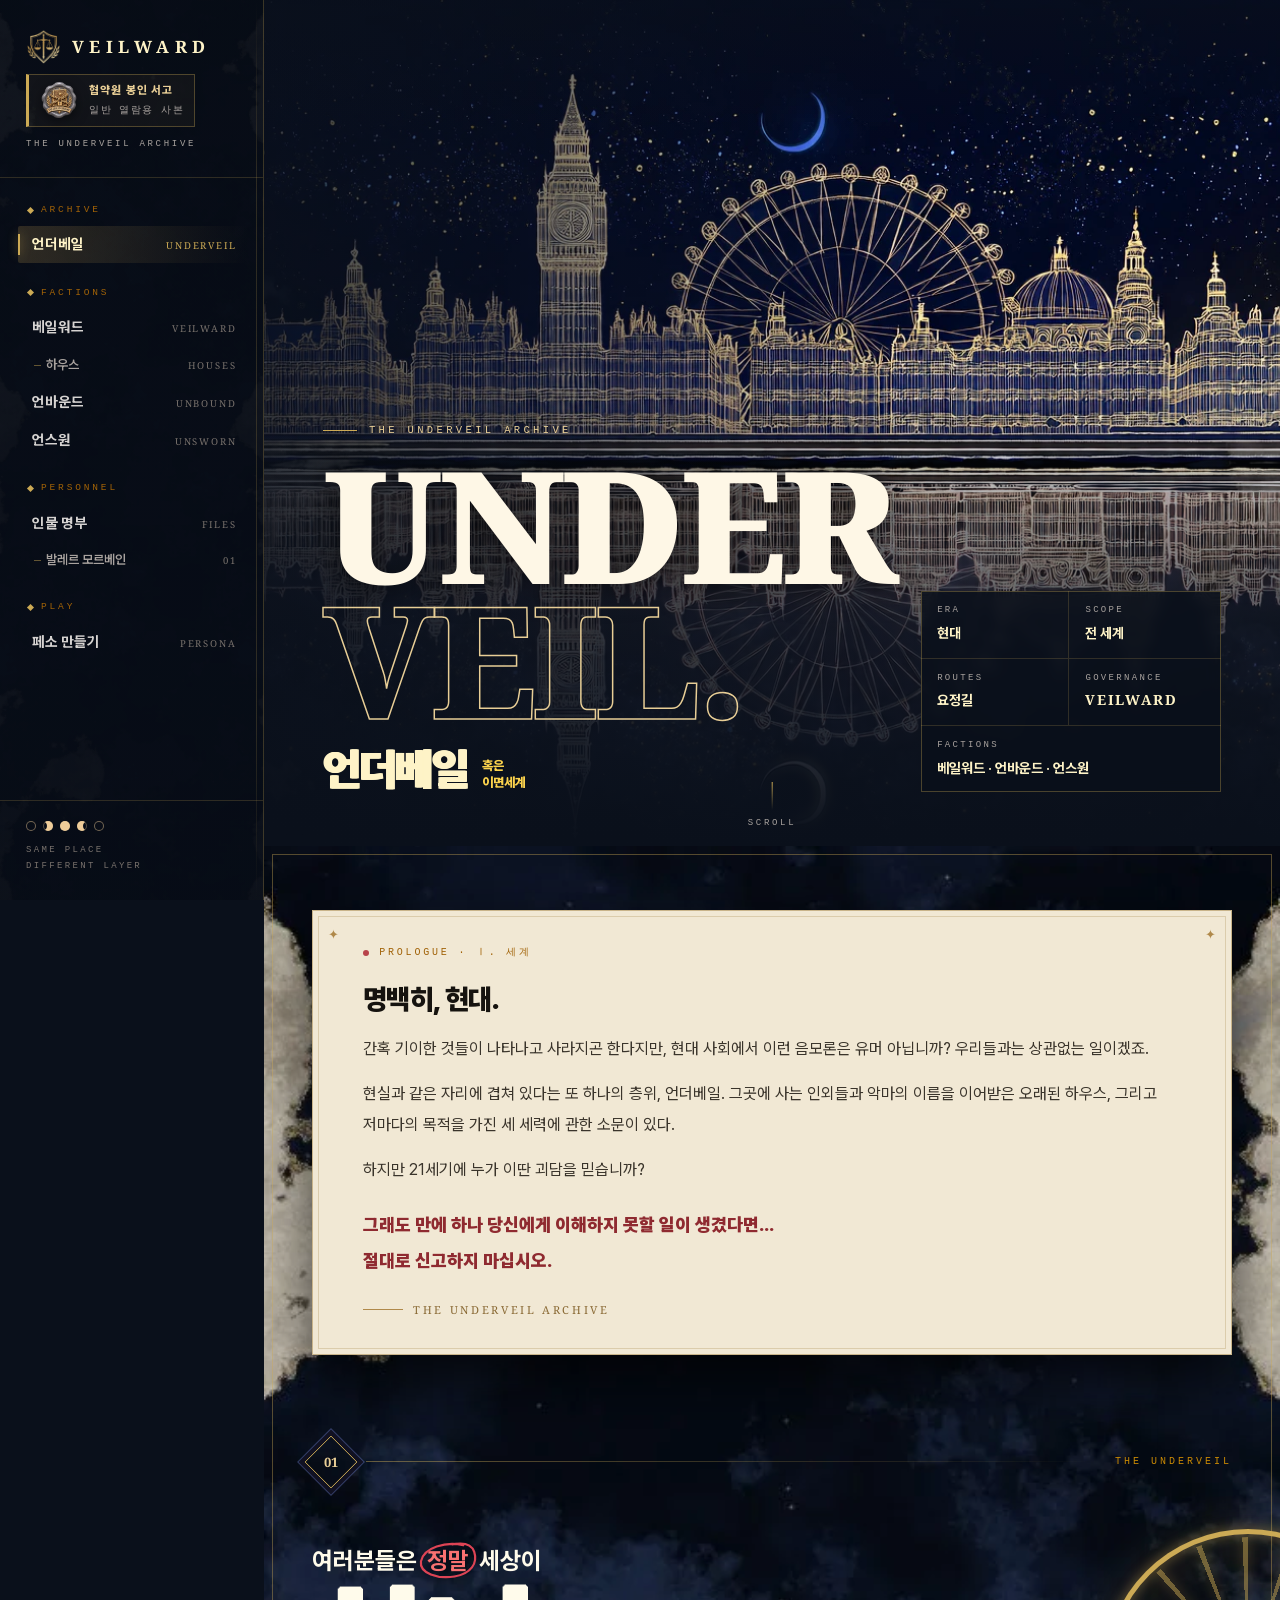
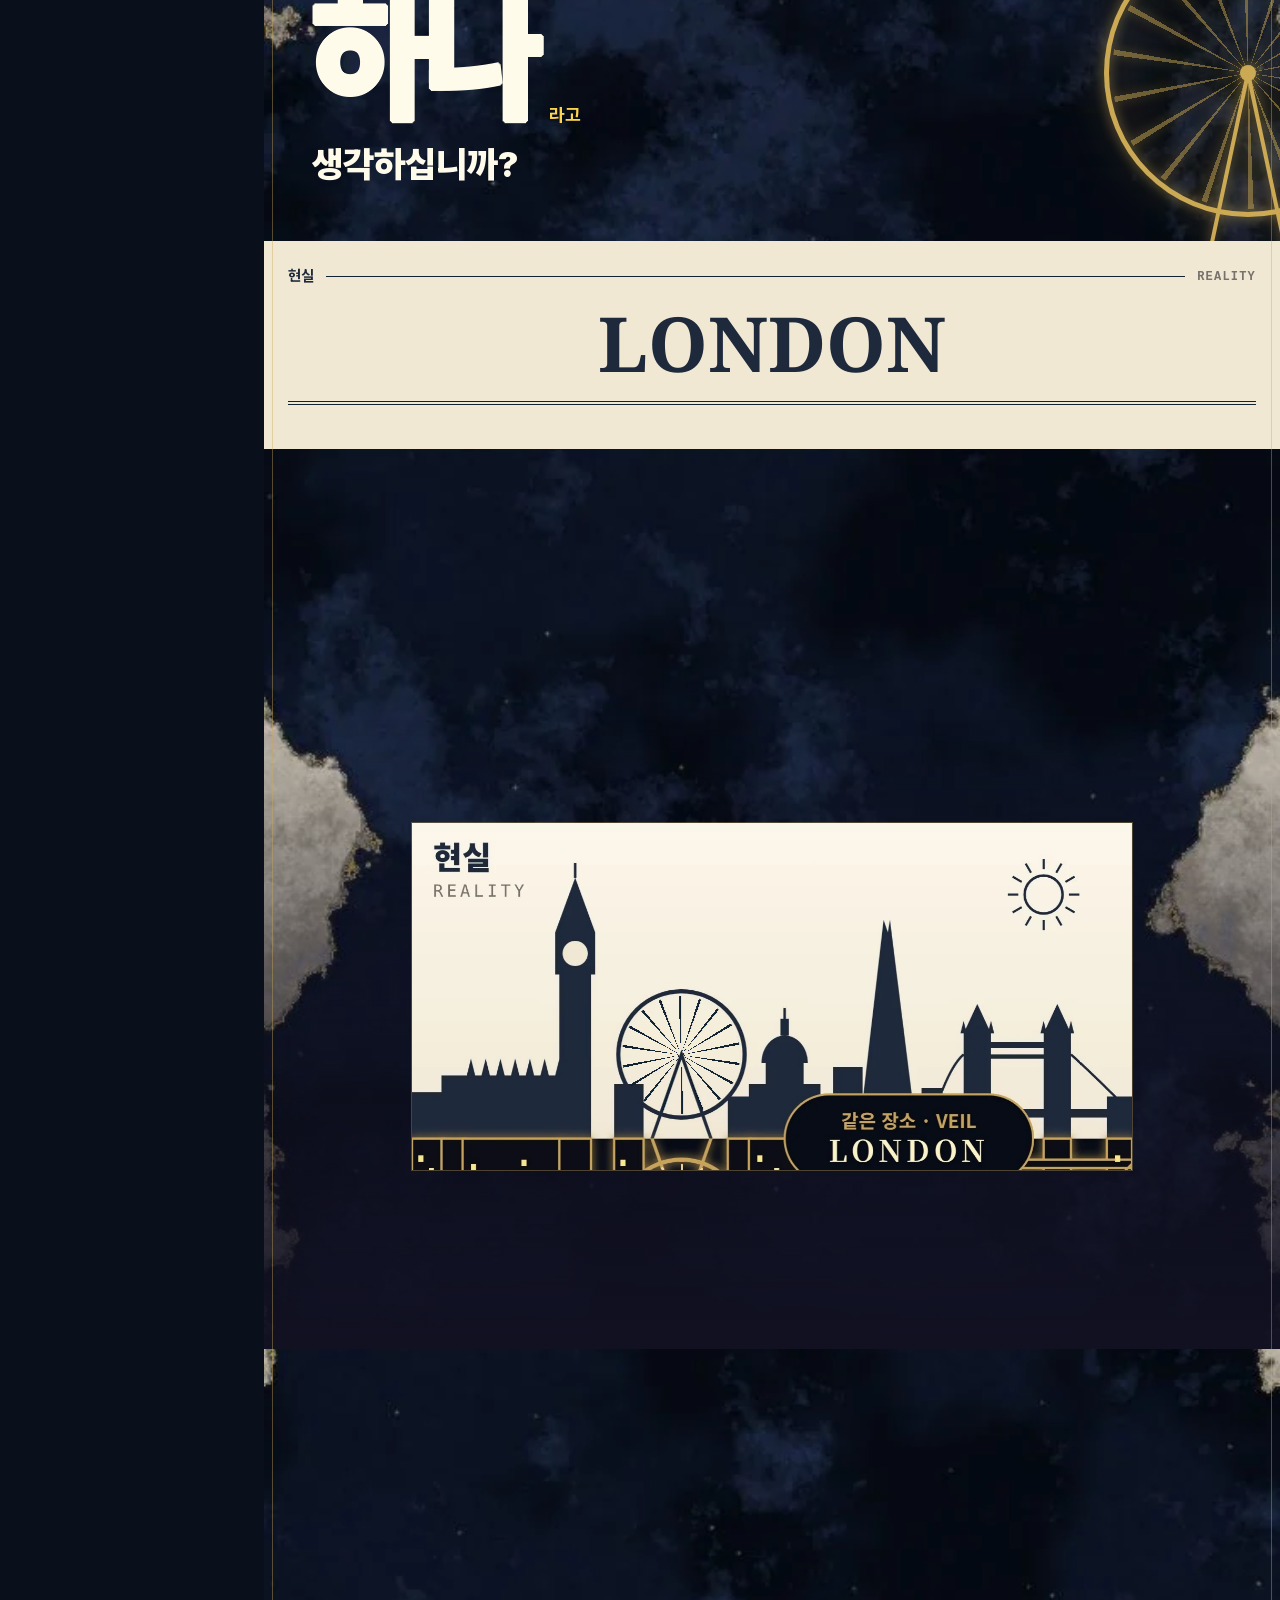
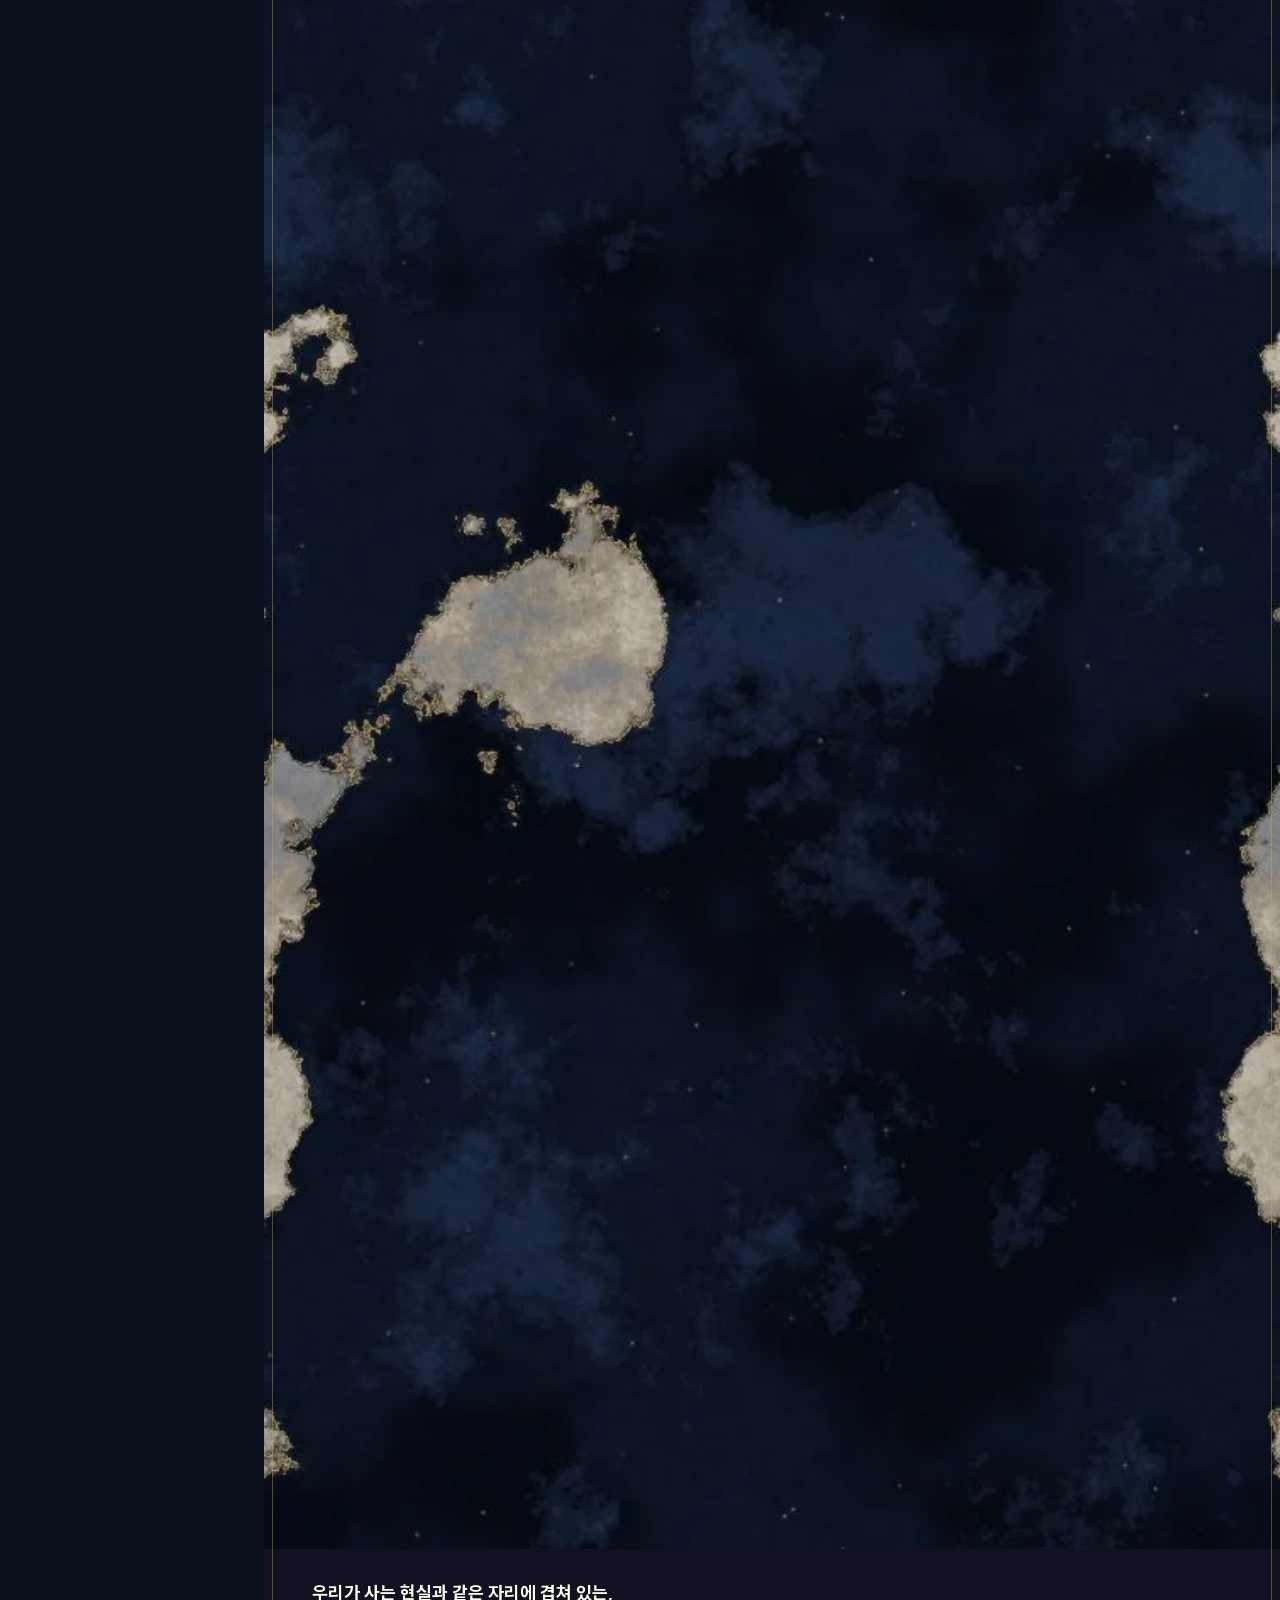
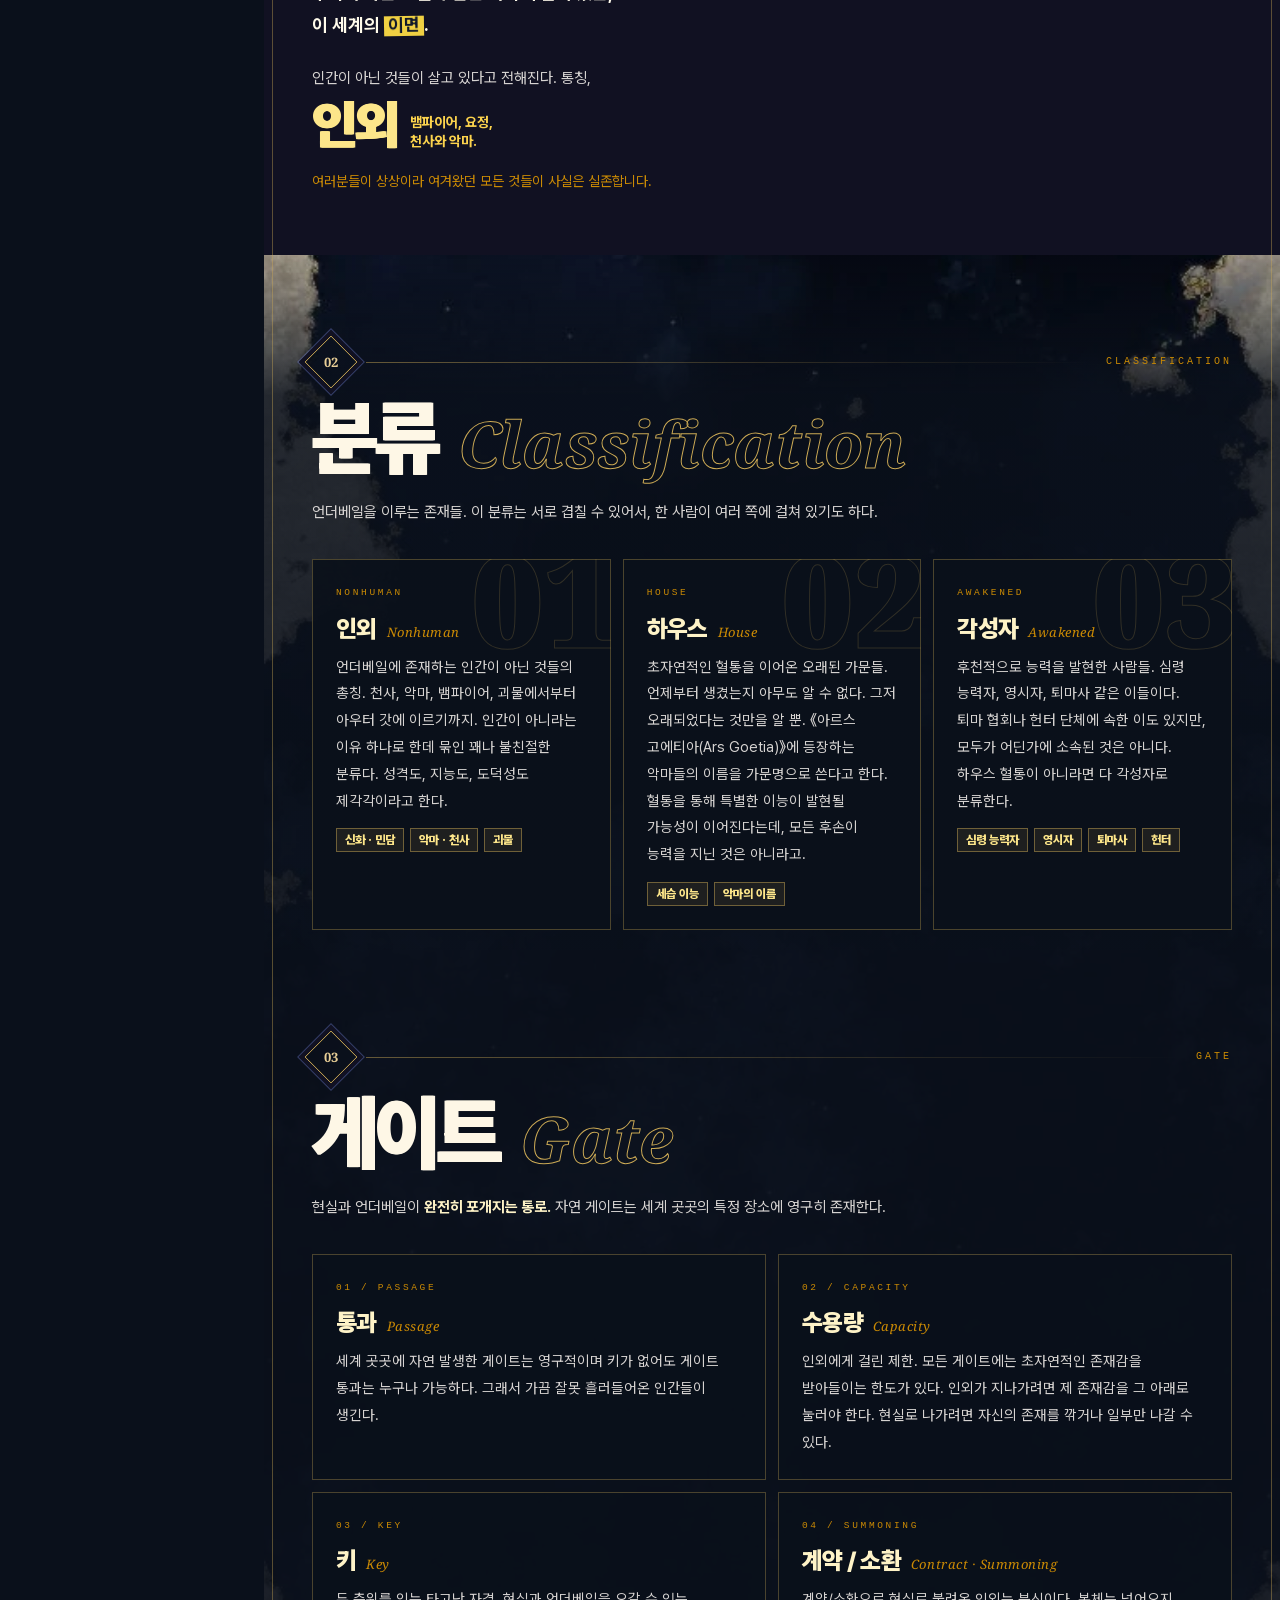
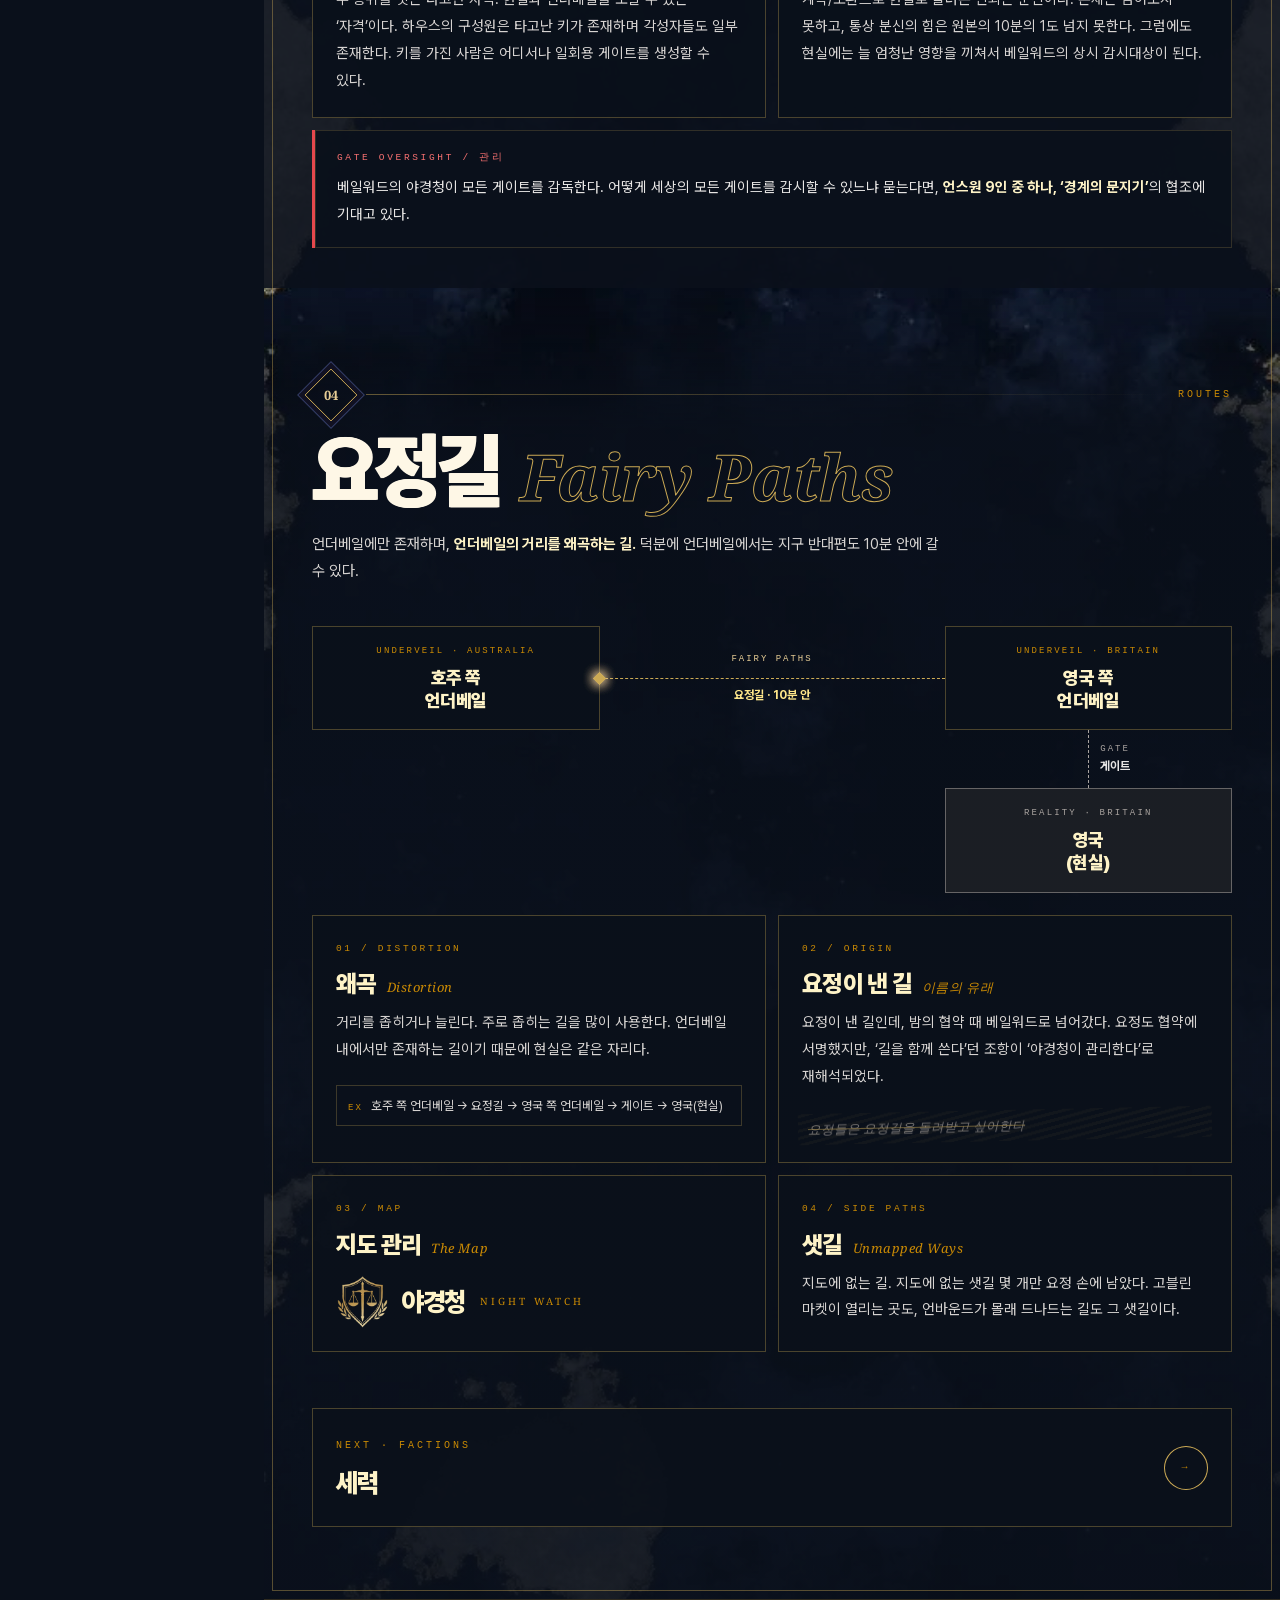
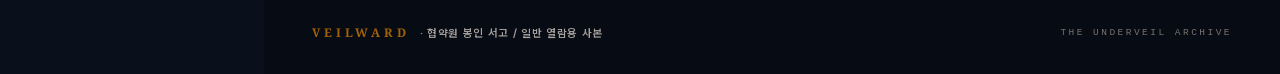
<file: index.html>
<!doctype html>
<html lang="ko">
<head>
<meta charset="utf-8">
<meta name="viewport" content="width=device-width, initial-scale=1">
<title>VEILWARD — 언더베일 아카이브</title>
<meta name="description" content="우리가 사는 현실과 같은 자리에 겹쳐 있는, 이 세계의 이면. 언더베일.">
<meta name="theme-color" content="#0A101B">
<link rel="canonical" href="https://sss1huter.github.io/UNDERVEIL/">
<meta property="og:type" content="website">
<meta property="og:site_name" content="VEILWARD">
<meta property="og:locale" content="ko_KR">
<meta property="og:url" content="https://sss1huter.github.io/UNDERVEIL/">
<meta property="og:image" content="https://sss1huter.github.io/UNDERVEIL/images/og_veilward.jpg">
<meta property="og:image:width" content="1200">
<meta property="og:image:height" content="630">
<meta name="twitter:card" content="summary_large_image">
<meta property="og:title" content="VEILWARD — 언더베일 아카이브">
<meta property="og:description" content="우리가 사는 현실과 같은 자리에 겹쳐 있는, 이 세계의 이면. 언더베일.">
<link rel="icon" href="data:image/svg+xml,%3Csvg%20xmlns='http://www.w3.org/2000/svg'%20viewBox='0%200%2032%2032'%3E%3Crect%20width='32'%20height='32'%20fill='%230A101B'/%3E%3Crect%20x='9'%20y='9'%20width='14'%20height='14'%20transform='rotate(45%2016%2016)'%20fill='none'%20stroke='%23ccaa55'%20stroke-width='2'/%3E%3Ccircle%20cx='16'%20cy='16'%20r='2.5'%20fill='%23ccaa55'/%3E%3C/svg%3E">
<script>document.documentElement.classList.add('js')</script>
<link rel="preload" href="assets/fonts/pretendard/pretendard-site.woff2" as="font" type="font/woff2" crossorigin>
<link rel="preload" href="images/hero_a.webp" as="image" fetchpriority="high">
<link rel="stylesheet" href="assets/css/site.css">
<script src="assets/js/veil.js" defer></script>
</head>
<body data-page="archive" data-cover="side">
<aside class="vx-side" id="vx-side" aria-label="사이트 메뉴"><a class="vx-brand" href="index.html"><span class="vx-brand-mark"><i></i><b>VEILWARD</b></span><span class="vx-issuer"><img class="iss-seal" src="images/seal_sealed_library.webp" alt="" width="40" height="40" decoding="async"><b>협약원 봉인 서고</b><span>일반 열람용 사본</span></span><small>THE UNDERVEIL ARCHIVE</small></a><nav class="vx-menu"><div class="vx-group"><span>ARCHIVE</span><a class="vx-link" href="index.html" aria-current="page">언더베일<em>UNDERVEIL</em></a></div><div class="vx-group"><span>FACTIONS</span><a class="vx-link" href="factions.html#veilward">베일워드<em>VEILWARD</em></a><a class="vx-link sub" href="factions.html#house">하우스<em>HOUSES</em></a><a class="vx-link" href="factions.html#unbound">언바운드<em>UNBOUND</em></a><a class="vx-link" href="factions.html#unsworn">언스원<em>UNSWORN</em></a></div><div class="vx-group"><span>PERSONNEL</span><a class="vx-link" href="personnel.html">인물 명부<em>FILES</em></a><a class="vx-link sub" href="valer.html">발레르 모르베인<em>01</em></a></div><div class="vx-group"><span>PLAY</span><a class="vx-link" href="persona.html">페소 만들기<em>PERSONA</em></a></div></nav><div class="vx-side-foot"><span class="vx-moons"><i></i><i></i><i></i><i></i><i></i></span><span>SAME PLACE<br>DIFFERENT LAYER</span></div></aside><div class="vx-scrim"></div>
<div class="vx-main">
<header class="vx-bar"><a class="vx-brand-mark" href="index.html"><i></i><span class="vx-bm-t"><b>VEILWARD</b><small>협약원 봉인 서고 / 일반 열람용 사본</small></span></a><button type="button" class="vx-menu-btn" aria-controls="vx-side" aria-expanded="false"><i></i>MENU</button></header>
<section class="vx-hero" aria-label="언더베일">
<i class="vx-hero-tex"></i>
<div class="vx-hero-img" style="background-image:url(images/hero_a.webp)"></div>
<div class="vx-hero-in">
<div>
<span class="vx-hero-label" data-reveal>THE UNDERVEIL ARCHIVE</span>
<h1 class="vx-hero-t" data-reveal data-d="1"><span>UNDER</span><span>VEIL.</span></h1>
<div class="vx-hero-sub" data-reveal data-d="2"><b>언더베일</b><small>혹은<br>이면세계</small></div>
</div>
<div class="vx-facts" data-reveal data-d="3">
<div><span>ERA</span><b class="k">현대</b></div>
<div><span>SCOPE</span><b class="k">전 세계</b></div>
<div><span>ROUTES</span><b class="k">요정길</b></div>
<div><span>GOVERNANCE</span><b>VEILWARD</b></div>
<div class="wide"><span>FACTIONS</span><b class="k">베일워드 · 언바운드 · 언스원</b></div>
</div>
</div>
<div class="vx-scrollcue"><i></i>SCROLL</div>
</section>
<div class="vx-frame"><i class="vx-tex"></i><i class="vx-deco l"></i>
<main class="vx-content" id="main">
<div class="vx-pad" style="padding-top:64px">
<div class="vx-parch" data-reveal>
<div class="vx-parch-label">PROLOGUE · Ⅰ. 세계</div>
<p class="big">명백히, 현대.</p>
<p>간혹 기이한 것들이 나타나고 사라지곤 한다지만, 현대 사회에서 이런 음모론은 유머 아닙니까? 우리들과는 상관없는 일이겠죠.</p>
<p>현실과 같은 자리에 겹쳐 있다는 또 하나의 층위, 언더베일. 그곳에 사는 인외들과 악마의 이름을 이어받은 오래된 하우스, 그리고 저마다의 목적을 가진 세 세력에 관한 소문이 있다.</p>
<p>하지만 21세기에 누가 이딴 괴담을 믿습니까?</p>
<p class="warn">그래도 만에 하나 당신에게 이해하지 못할 일이 생겼다면...<br><span class="vx-glitch" data-text="절대로 신고하지 마십시오.">절대로 신고하지 마십시오.</span></p>
<div class="sig">THE UNDERVEIL ARCHIVE</div>
</div>
</div>
<section id="underveil">
<header class="vx-ch vx-pad" style="padding-bottom:0"><div class="vx-ch-row"><b class="vx-ch-no"><i>01</i></b><span>THE UNDERVEIL</span></div></header>
<div class="relative vx-pad pt-16 pb-14 overflow-hidden">
<i class="absolute top-12 -right-28 w-72 h-72 vw-eye-glow"><i class="absolute w-1 -ml-0.5 left-1/2 top-1/2 h-44 origin-top transform rotate-12" style="background-color:#ca5"></i><i class="absolute w-1 -ml-0.5 left-1/2 top-1/2 h-44 origin-top transform -rotate-12" style="background-color:#ca5"></i><i class="absolute inset-0 rounded-full" style="box-shadow:inset 0 0 0 5px #ca5"></i><i class="absolute rounded-full inset-2"><i class="absolute inset-0 rounded-full animate__animated animate__infinite animate__slower animate__rotateOut" style="background-image:repeating-conic-gradient(#ca57 0 2.4deg,#0000 0 20deg)"></i><i class="absolute inset-0 transform -scale-x-100"><i class="absolute inset-0 rounded-full animate__animated animate__infinite animate__slower animate__rotateIn" style="background-image:repeating-conic-gradient(#ca57 0 2.4deg,#0000 0 20deg)"></i></i></i><i class="absolute inset-0 w-4 h-4 m-auto rounded-full" style="background-color:#ca5"></i></i>
<div class="relative grid justify-items-start text-amber-50">
<b class="text-2xl" data-reveal>여러분들은 <span class="relative mx-1 text-red-400">정말<svg class="vw-scribble" viewBox="0 0 100 40" preserveAspectRatio="none" aria-hidden="true"><path pathLength="1" d="M78 6 C50 0 12 4 5 18 C0 30 30 38 58 37 C86 36 99 26 95 14 C92 6 78 3 60 4"/></svg></span> 세상이</b>
<div class="flex items-end gap-3 mt-4" data-reveal data-d="1"><b class="block font-black leading-none transform scale-y-110 origin-bottom" style="font-size:136px;letter-spacing:-.04em;text-shadow:2px 0,-2px 0,0 2px,0 -2px,1px 1px,-1px -1px,1px -1px,-1px 1px">하나</b><b class="text-lg text-amber-300">라고</b></div>
<b class="mt-4 text-4xl font-black" data-reveal data-d="2">생각하십니까?</b>
</div>
</div>
<div class="relative h-52 overflow-hidden font-bold leading-none text-center whitespace-nowrap" style="background-color:#F1E8D4" data-reveal="fade"><div class="grid gap-5 px-6 pt-7 text-slate-800"><div class="flex items-center gap-3"><b>현실</b><i class="flex-1 h-px" style="background-color:#123"></i><span class="font-mono text-xs tracking-widest text-stone-500">REALITY</span></div><div class="font-serif" style="font-size:76px">LONDON</div><i class="h-1" style="border-top:1px solid #123;border-bottom:1px solid #123"></i></div><div class="absolute inset-y-0 -left-40 w-full box-content overflow-hidden animate__animated animate__infinite animate__slideOutRight animate__slower" style="margin-left:-100%;padding-right:160px;background-color:#012;box-shadow:0 0 26px 3px #ca59"><div class="absolute inset-y-0 left-0 w-full box-border animate__animated animate__infinite animate__slideOutLeft animate__slower" style="margin-left:100%;padding-right:160px"><div class="grid gap-5 px-6 pt-7 text-amber-200"><div class="flex items-center gap-3"><b>언더베일</b><i class="flex-1 h-px" style="background-color:#ca5"></i><span class="font-mono text-xs tracking-widest text-yellow-600">UNDERVEIL</span></div><div class="font-serif" style="font-size:76px;text-shadow:0 0 22px #ca59">LONDON</div><i class="h-1" style="border-top:1px solid #ca5;border-bottom:1px solid #ca5"></i></div></div></div><div class="absolute inset-y-0 -left-80 w-full box-content overflow-hidden animate__animated animate__infinite animate__slideOutRight animate__slower" style="margin-left:-100%;padding-right:160px;background-color:#F1E8D4;box-shadow:0 0 26px 3px #ca59"><div class="absolute inset-y-0 left-40 w-full box-border animate__animated animate__infinite animate__slideOutLeft animate__slower" style="margin-left:100%;padding-right:160px"><div class="grid gap-5 px-6 pt-7 text-slate-800"><div class="flex items-center gap-3"><b>현실</b><i class="flex-1 h-px" style="background-color:#123"></i><span class="font-mono text-xs tracking-widest text-stone-500">REALITY</span></div><div class="font-serif" style="font-size:76px">LONDON</div><i class="h-1" style="border-top:1px solid #123;border-bottom:1px solid #123"></i></div></div></div></div>
<div class="vw-sink">
<div class="vw-sink-pin">
<div class="vw-sink-col">
<div class="vw-sink-win"><div class="vw-sink-img"><div class="relative bg-no-repeat" style="padding-top:87.7%;background-image:url(images/fig_mirror.webp);background-size:100%"><i class="absolute left-0 top-0" style="margin-left:29.2%;margin-top:24%;min-width:16.4%;padding-top:16.4%"><i class="absolute inset-0 rounded-full animate__animated animate__infinite animate__slower animate__rotateOut" style="background-image:repeating-conic-gradient(#123 0 2.4deg,#0000 0 20deg)"></i><i class="absolute inset-0 transform -scale-x-100"><i class="absolute inset-0 rounded-full animate__animated animate__infinite animate__slower animate__rotateIn" style="background-image:repeating-conic-gradient(#123 0 2.4deg,#0000 0 20deg)"></i></i></i><i class="absolute left-0 top-0" style="margin-left:29.2%;margin-top:47.4%;min-width:16.4%;padding-top:16.4%"><i class="absolute inset-0 transform -scale-x-100"><i class="absolute inset-0 rounded-full animate__animated animate__infinite animate__slower animate__rotateOut" style="background-image:repeating-conic-gradient(#ec9 0 2.4deg,#0000 0 20deg)"></i></i><i class="absolute inset-0 rounded-full animate__animated animate__infinite animate__slower animate__rotateIn" style="background-image:repeating-conic-gradient(#ec9 0 2.4deg,#0000 0 20deg)"></i></i></div></div></div>
<div class="vw-sink-head grid justify-items-start">
<span class="vw-kicker" style="margin-bottom:18px">같은 장소의 다른 층위</span>
<div class="flex items-end gap-3"><b class="font-black leading-none text-amber-50" style="font-size:60px;letter-spacing:-.04em;text-shadow:1px 0,-1px 0">언더베일</b><b class="text-sm leading-snug text-amber-300">혹은<br>이면세계</b></div>
</div>
</div>
</div>
</div>
<div class="grid justify-items-start vx-pad pt-2" style="background-color:#112;padding-bottom:64px">
<b class="mt-5 text-lg leading-8 text-amber-50" data-reveal>우리가 사는 현실과 같은 자리에 겹쳐 있는,<br>이 세계의<span class="inline-block px-1 ml-1 transform -rotate-1 leading-7 text-slate-900" style="background-image:linear-gradient(#0000 18%,#fd4e 18% 90%,#0000 0)">이면</span>.</b>
<span class="mt-6 text-stone-300" data-reveal>인간이 아닌 것들이 살고 있다고 전해진다. 통칭,</span>
<div class="flex items-end gap-3 mt-2" data-reveal data-d="1"><b class="font-black leading-none text-amber-200" style="font-size:52px;letter-spacing:-.04em;text-shadow:1px 0,-1px 0">인외</b><b class="text-sm leading-snug text-amber-300">뱀파이어, 요정,<br>천사와 악마.</b></div>
<span class="mt-5 text-sm text-yellow-600" data-reveal data-d="2">여러분들이 상상이라 여겨왔던 모든 것들이 사실은 실존합니다.</span>
</div>
</section>
<section id="classification" class="vx-pad vx-plate" style="padding-bottom:20px">
<header class="vx-ch"><div class="vx-ch-row"><b class="vx-ch-no"><i>02</i></b><span>CLASSIFICATION</span></div>
<h2 class="vx-ch-t"><b>분류</b><em>Classification</em></h2>
<p class="vx-ch-lead">언더베일을 이루는 존재들. 이 분류는 서로 겹칠 수 있어서, 한 사람이 여러 쪽에 걸쳐 있기도 하다.</p>
</header>
<div class="vx-grid3">
<article class="vx-card" data-reveal><span class="num">01</span><span class="lab">NONHUMAN</span><h3>인외<small>Nonhuman</small></h3>
<p>언더베일에 존재하는 인간이 아닌 것들의 총칭. 천사, 악마, 뱀파이어, 괴물에서부터 아우터 갓에 이르기까지. 인간이 아니라는 이유 하나로 한데 묶인 꽤나 불친절한 분류다. 성격도, 지능도, 도덕성도 제각각이라고 한다.</p>
<div class="tags"><span class="vx-tag">신화 · 민담</span><span class="vx-tag">악마 · 천사</span><span class="vx-tag">괴물</span></div></article>
<article class="vx-card" data-reveal data-d="1"><span class="num">02</span><span class="lab">HOUSE</span><h3>하우스<small>House</small></h3>
<p>초자연적인 혈통을 이어온 오래된 가문들. 언제부터 생겼는지 아무도 알 수 없다. 그저 오래되었다는 것만을 알 뿐. 《아르스 고에티아(Ars Goetia)》에 등장하는 악마들의 이름을 가문명으로 쓴다고 한다. 혈통을 통해 특별한 이능이 발현될 가능성이 이어진다는데, 모든 후손이 능력을 지닌 것은 아니라고.</p>
<div class="tags"><span class="vx-tag">세습 이능</span><span class="vx-tag">악마의 이름</span></div></article>
<article class="vx-card" data-reveal data-d="2"><span class="num">03</span><span class="lab">AWAKENED</span><h3>각성자<small>Awakened</small></h3>
<p>후천적으로 능력을 발현한 사람들. 심령 능력자, 영시자, 퇴마사 같은 이들이다. 퇴마 협회나 헌터 단체에 속한 이도 있지만, 모두가 어딘가에 소속된 것은 아니다. 하우스 혈통이 아니라면 다 각성자로 분류한다.</p>
<div class="tags"><span class="vx-tag">심령 능력자</span><span class="vx-tag">영시자</span><span class="vx-tag">퇴마사</span><span class="vx-tag">헌터</span></div></article>
</div>
</section>
<section id="gate" class="vx-pad" style="background-color:#0A101Be6;padding-bottom:40px">
<header class="vx-ch"><div class="vx-ch-row"><b class="vx-ch-no"><i>03</i></b><span>GATE</span></div>
<h2 class="vx-ch-t"><b>게이트</b><em>Gate</em></h2>
<p class="vx-ch-lead">현실과 언더베일이 <b>완전히 포개지는 통로.</b> 자연 게이트는 세계 곳곳의 특정 장소에 영구히 존재한다.</p>
</header>
<div class="vx-grid2">
<article class="vx-card" data-reveal><span class="lab">01 / PASSAGE</span><h3>통과<small>Passage</small></h3>
<p>세계 곳곳에 자연 발생한 게이트는 영구적이며 키가 없어도 게이트 통과는 누구나 가능하다. 그래서 가끔 잘못 흘러들어온 인간들이 생긴다.</p></article>
<article class="vx-card" data-reveal data-d="1"><span class="lab">02 / CAPACITY</span><h3>수용량<small>Capacity</small></h3>
<p>인외에게 걸린 제한. 모든 게이트에는 초자연적인 존재감을 받아들이는 한도가 있다. 인외가 지나가려면 제 존재감을 그 아래로 눌러야 한다. 현실로 나가려면 자신의 존재를 깎거나 일부만 나갈 수 있다.</p></article>
<article class="vx-card" data-reveal><span class="lab">03 / KEY</span><h3>키<small>Key</small></h3>
<p>두 층위를 잇는 타고난 자격. 현실과 언더베일을 오갈 수 있는 ‘자격’이다. 하우스의 구성원은 타고난 키가 존재하며 각성자들도 일부 존재한다. 키를 가진 사람은 어디서나 일회용 게이트를 생성할 수 있다.</p></article>
<article class="vx-card" data-reveal data-d="1"><span class="lab">04 / SUMMONING</span><h3>계약 / 소환<small>Contract · Summoning</small></h3>
<p>계약/소환으로 현실로 불려온 인외는 분신이다. 본체는 넘어오지 못하고, 통상 분신의 힘은 원본의 10분의 1도 넘지 못한다. 그럼에도 현실에는 늘 엄청난 영향을 끼쳐서 베일워드의 상시 감시대상이 된다.</p></article>
</div>
<div class="vx-notice" style="margin-top:12px" data-reveal><span>GATE OVERSIGHT / 관리</span>
<p>베일워드의 야경청이 모든 게이트를 감독한다. 어떻게 세상의 모든 게이트를 감시할 수 있느냐 묻는다면, <b>언스원 9인 중 하나, ‘경계의 문지기’</b>의 협조에 기대고 있다.</p></div>
</section>
<section id="routes" class="vx-pad vx-plate" style="padding-bottom:72px">
<header class="vx-ch"><div class="vx-ch-row"><b class="vx-ch-no"><i>04</i></b><span>ROUTES</span></div>
<h2 class="vx-ch-t"><b>요정길</b><em>Fairy Paths</em></h2>
<p class="vx-ch-lead">언더베일에만 존재하며, <b>언더베일의 거리를 왜곡하는 길.</b> 덕분에 언더베일에서는 지구 반대편도 10분 안에 갈 수 있다.</p>
</header>
<div class="vx-route ex" data-reveal>
<div class="pt"><span>UNDERVEIL · AUSTRALIA</span><b>호주 쪽<br>언더베일</b></div>
<div class="path"><i></i><i></i><i></i><em>FAIRY PATHS</em><b>요정길 · 10분 안</b></div>
<div class="pt"><span>UNDERVEIL · BRITAIN</span><b>영국 쪽<br>언더베일</b></div>
<div class="down"><i></i><em>GATE</em><b>게이트</b></div>
<div class="pt real"><span>REALITY · BRITAIN</span><b>영국<br>(현실)</b></div>
</div>
<div class="vx-grid2" style="margin-top:22px">
<article class="vx-card" data-reveal><span class="lab">01 / DISTORTION</span><h3>왜곡<small>Distortion</small></h3>
<p>거리를 좁히거나 늘린다. 주로 좁히는 길을 많이 사용한다. 언더베일 내에서만 존재하는 길이기 때문에 현실은 같은 자리다.</p>
<div class="vx-ex"><span>EX</span>호주 쪽 언더베일 → 요정길 → 영국 쪽 언더베일 → 게이트 → 영국(현실)</div></article>
<article class="vx-card" data-reveal data-d="1"><span class="lab">02 / ORIGIN</span><h3>요정이 낸 길<small>이름의 유래</small></h3>
<p>요정이 낸 길인데, 밤의 협약 때 베일워드로 넘어갔다. 요정도 협약에 서명했지만, ‘길을 함께 쓴다’던 조항이 ‘야경청이 관리한다’로 재해석되었다.</p>
<p class="vx-erased">요정들은 요정길을 돌려받고 싶어한다</p></article>
<article class="vx-card" data-reveal><span class="lab">03 / MAP</span><h3>지도 관리<small>The Map</small></h3>
<div class="vx-mapkeeper"><i style="background-image:url(images/veilward_crest.webp)"></i><b>야경청</b><span>NIGHT WATCH</span></div></article>
<article class="vx-card" data-reveal data-d="1"><span class="lab">04 / SIDE PATHS</span><h3>샛길<small>Unmapped Ways</small></h3>
<p>지도에 없는 길. 지도에 없는 샛길 몇 개만 요정 손에 남았다. 고블린 마켓이 열리는 곳도, 언바운드가 몰래 드나드는 길도 그 샛길이다.</p></article>
</div>
<a class="vx-next" href="factions.html" data-reveal><div><span>NEXT · FACTIONS</span><b>세력</b></div><span class="vx-arrow">→</span></a>
</section>
</main>
<i class="vx-deco r"></i><i class="vx-border"></i></div>
<footer class="vx-foot"><div class="iss"><b>VEILWARD</b><span>· 협약원 봉인 서고 / 일반 열람용 사본</span></div><span>THE UNDERVEIL ARCHIVE</span></footer>
</div>
</body>
</html>
</file>
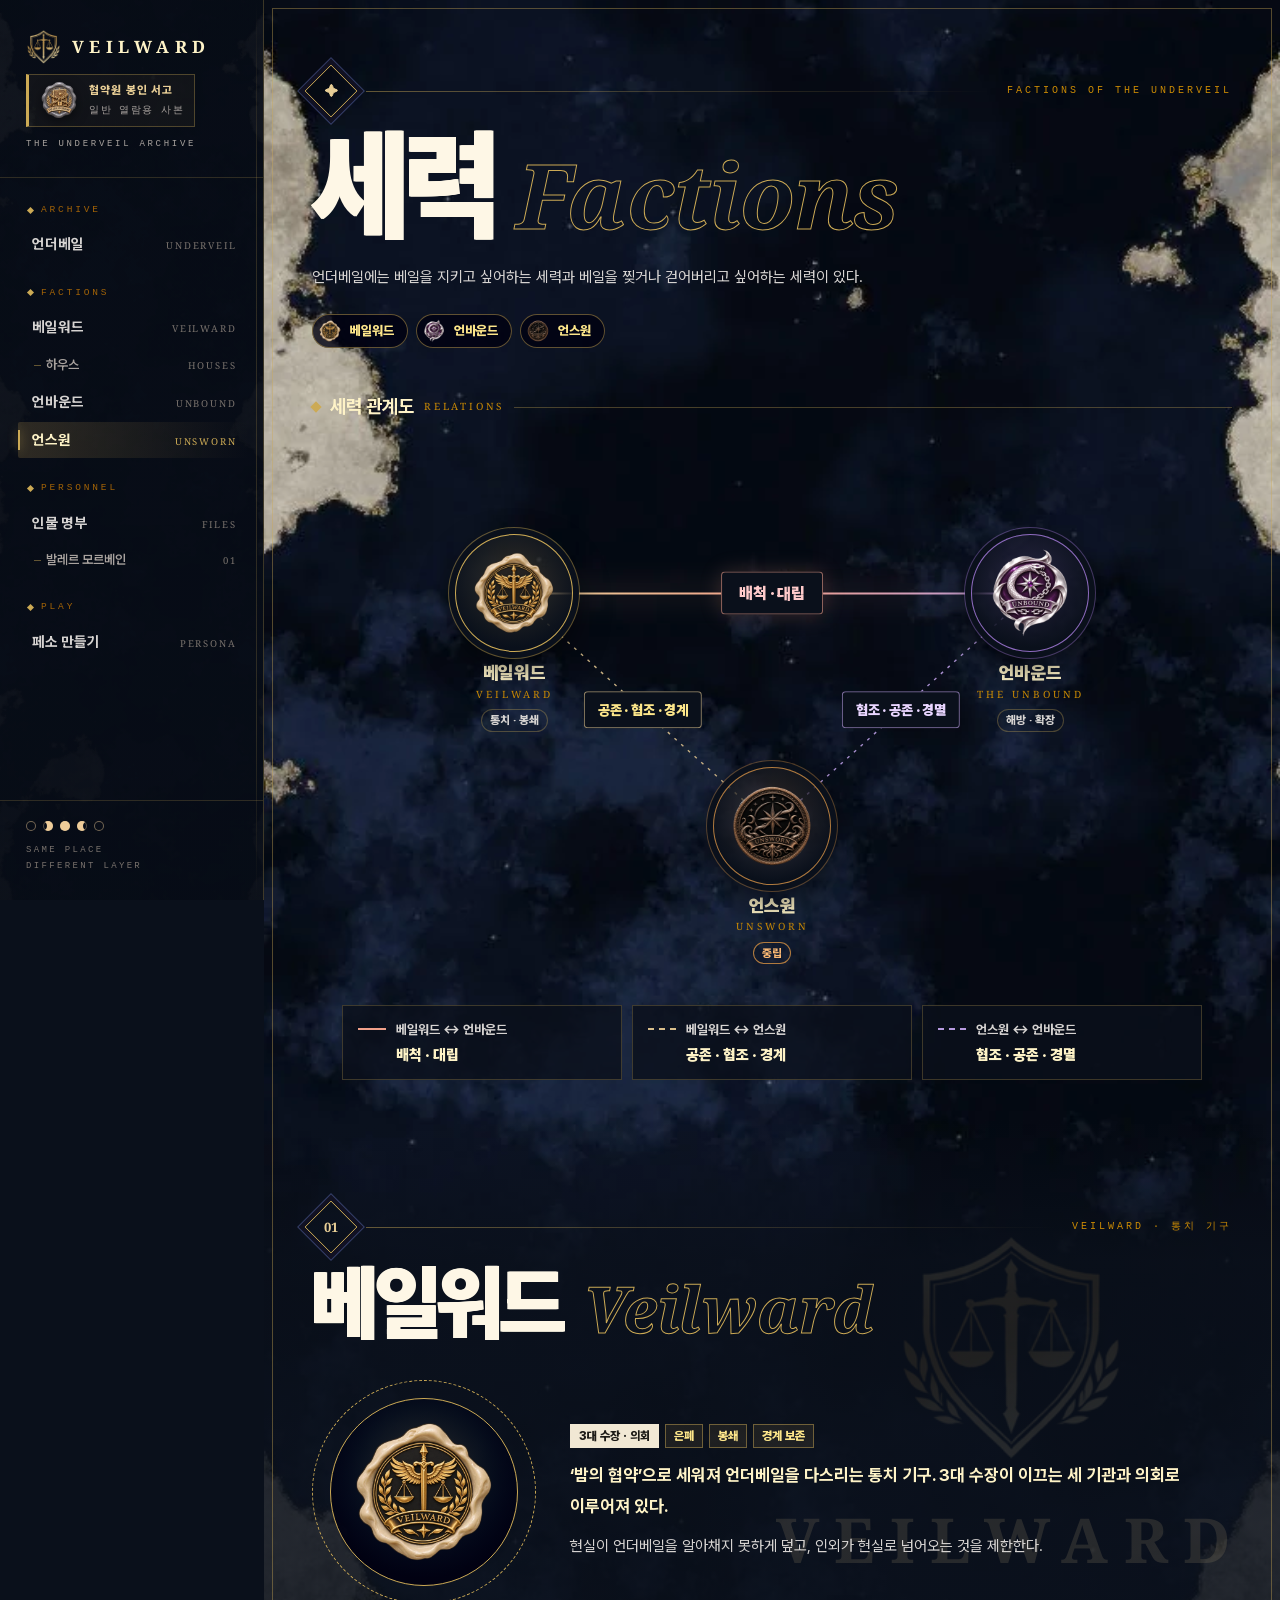
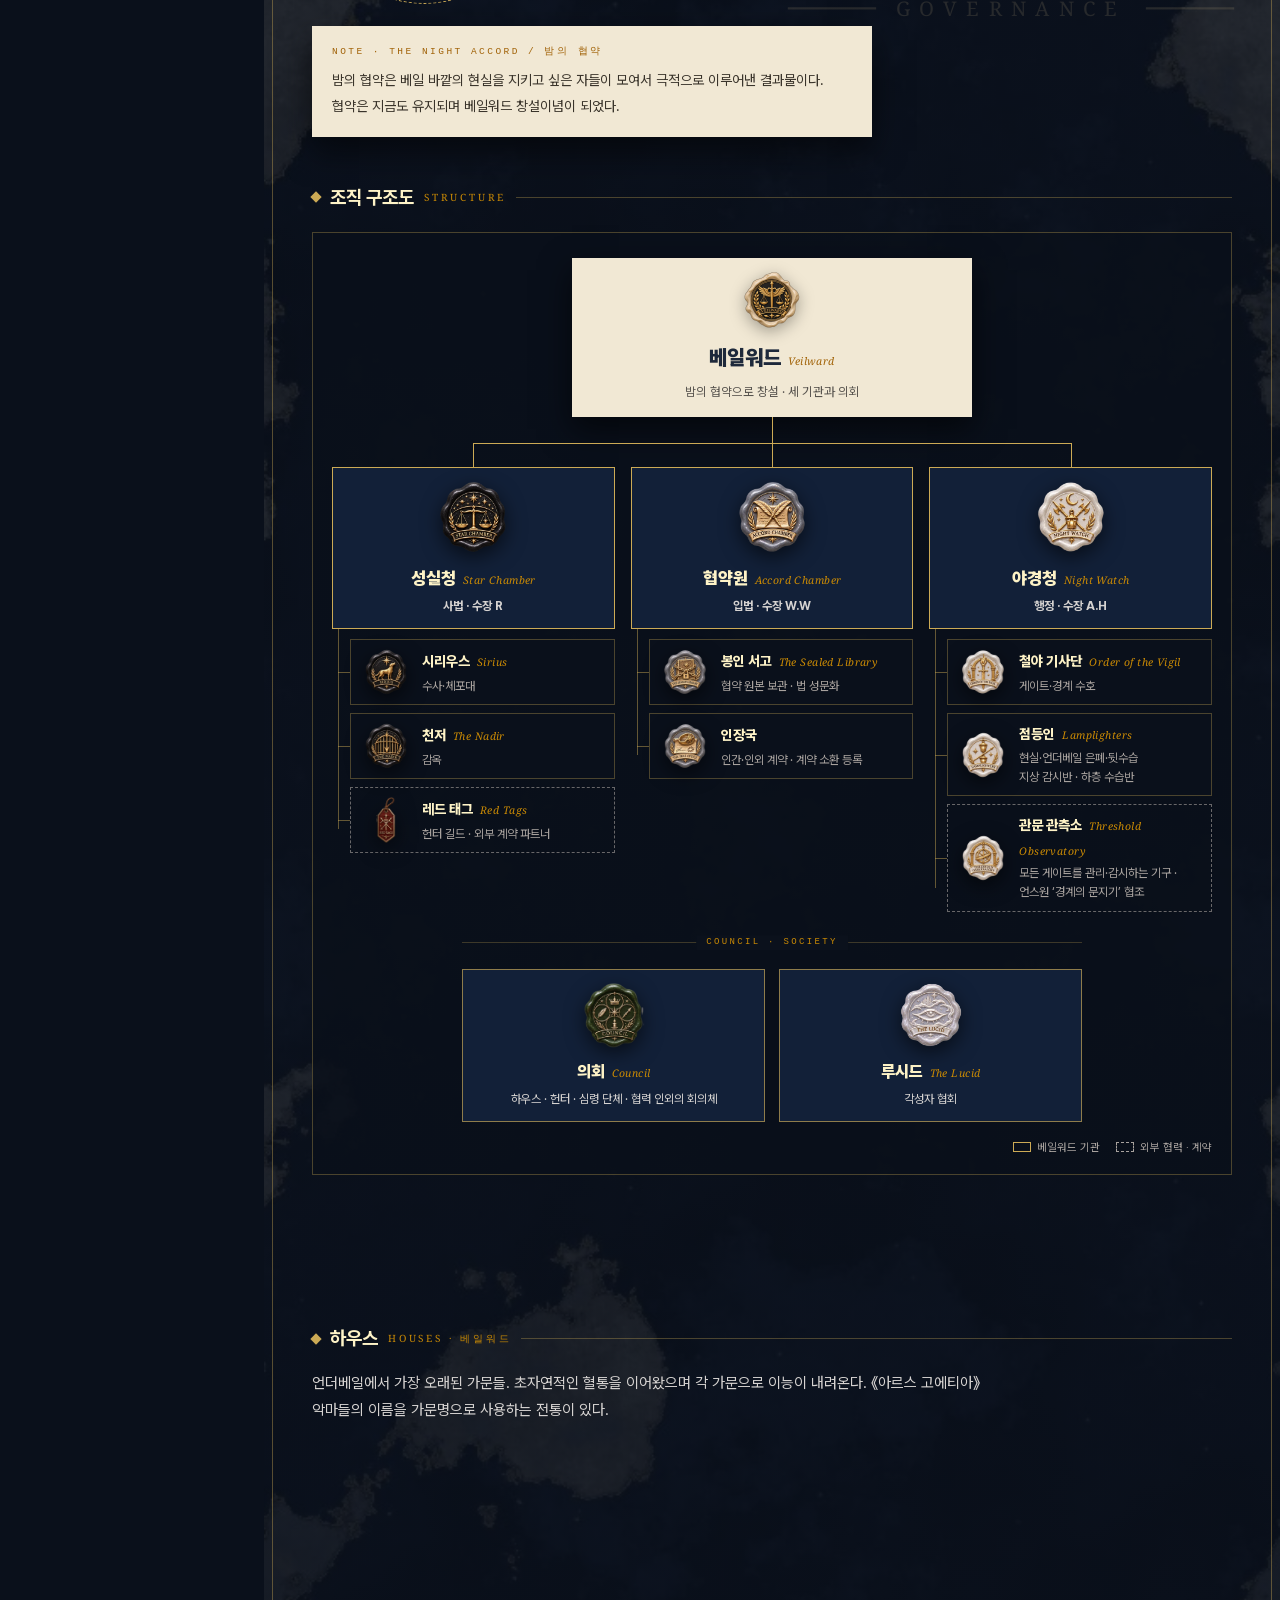
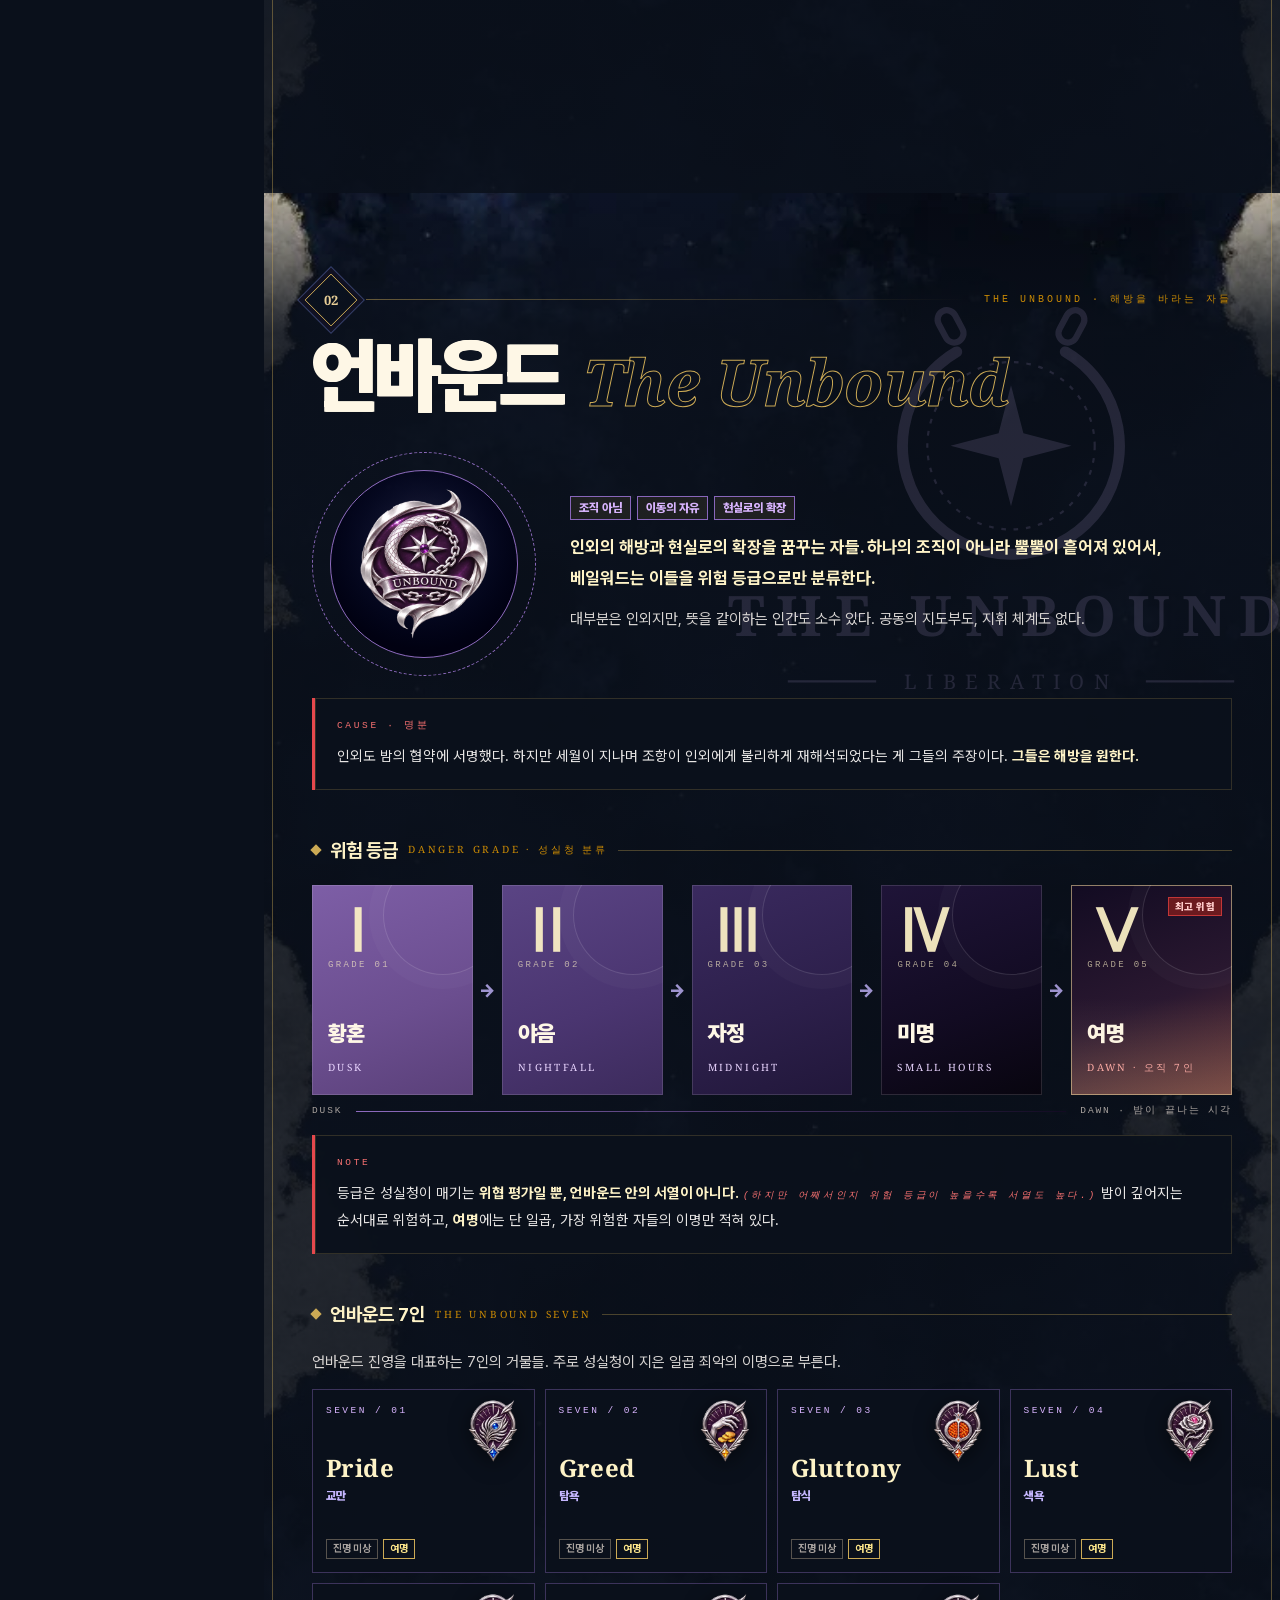
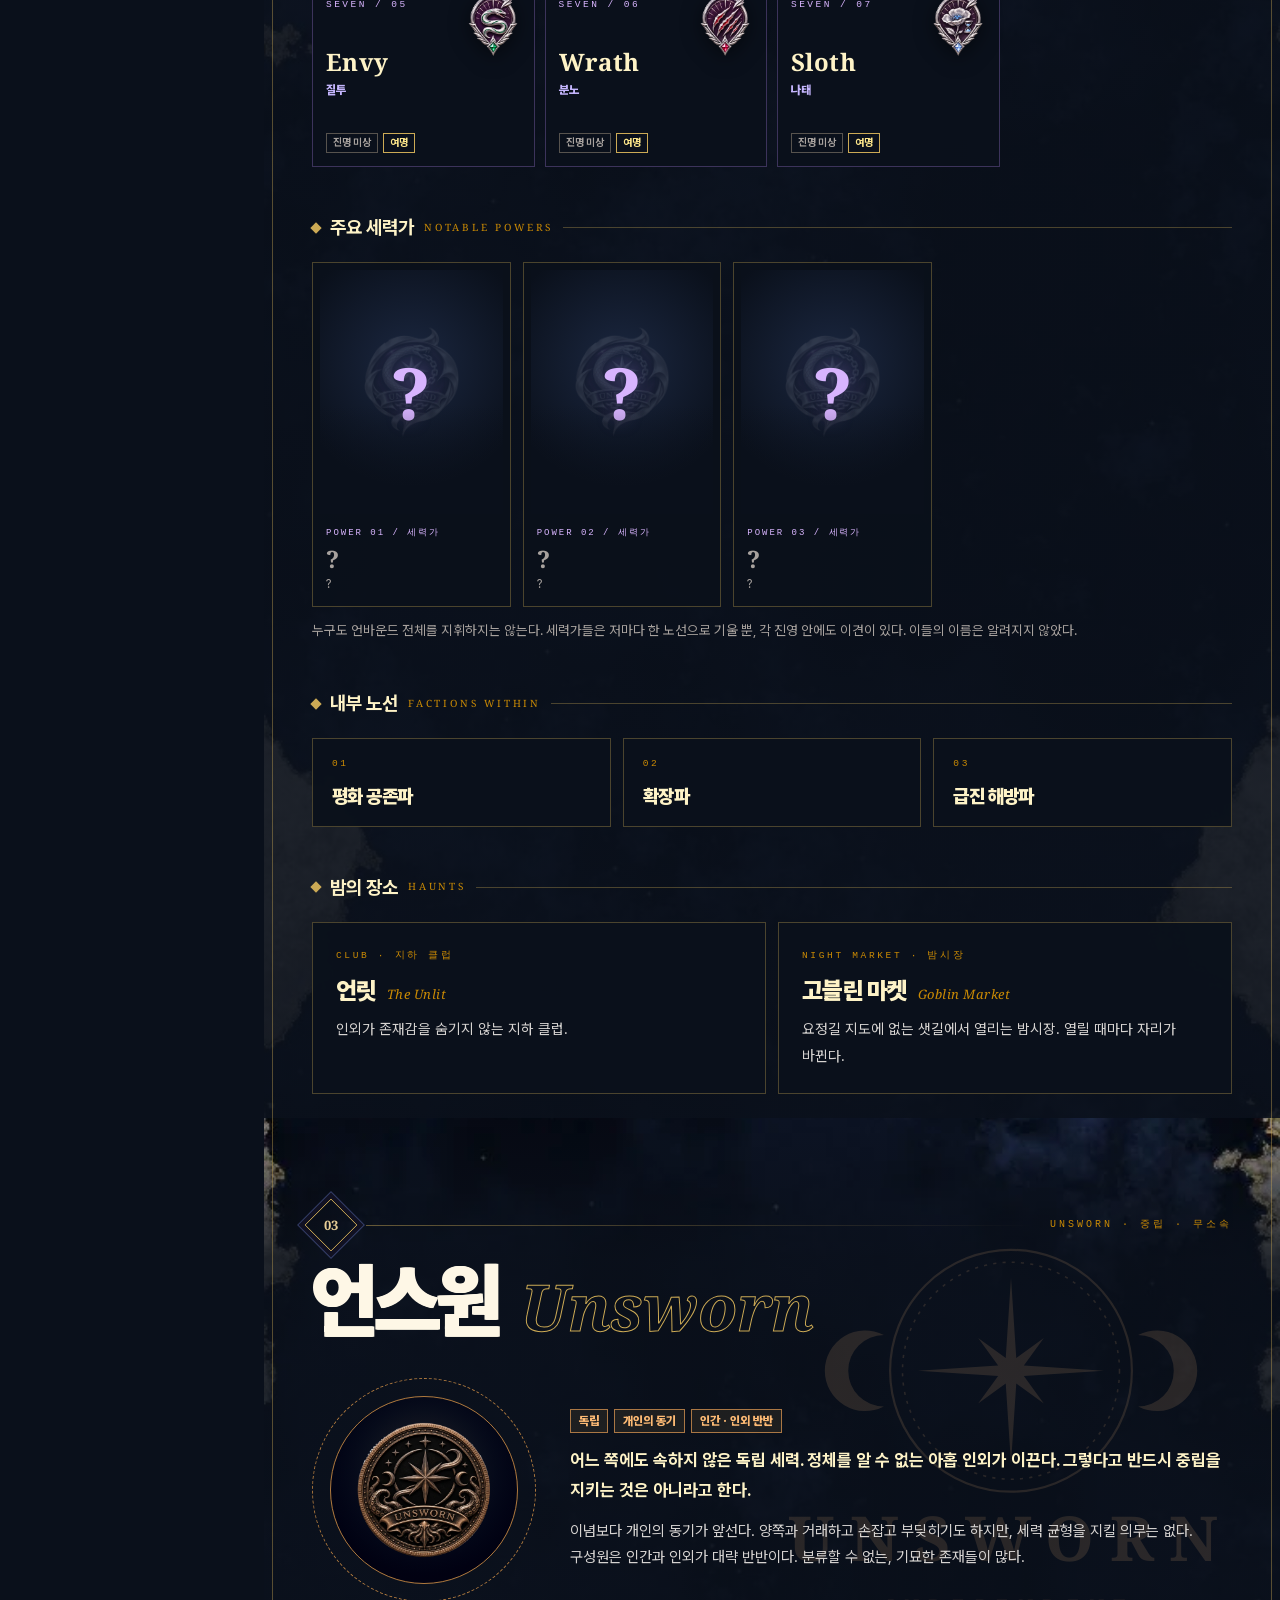
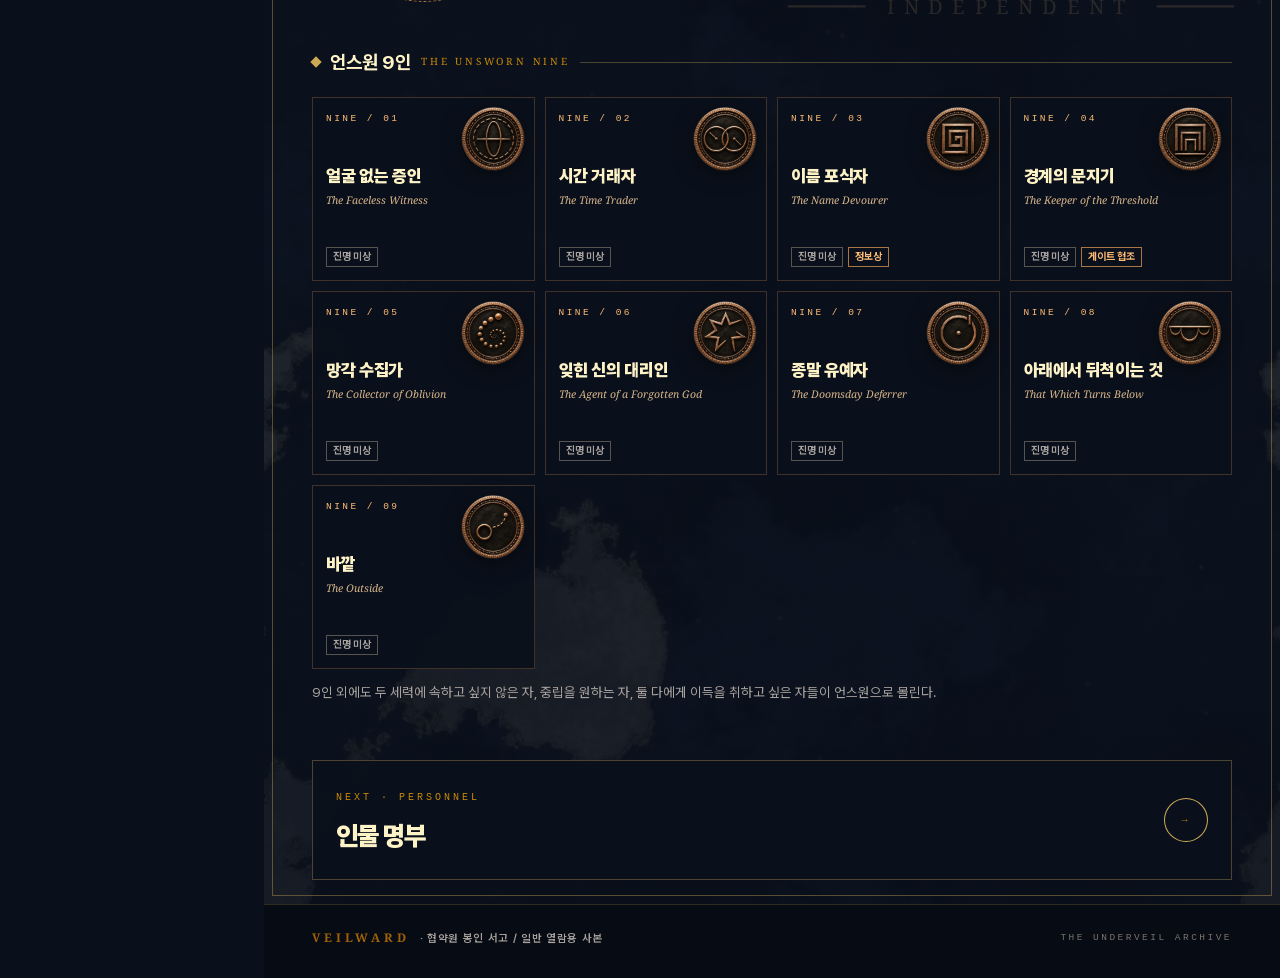
<file: factions.html>
<!doctype html>
<html lang="ko">
<head>
<meta charset="utf-8">
<meta name="viewport" content="width=device-width, initial-scale=1">
<title>세력 — VEILWARD</title>
<meta name="description" content="베일워드, 언바운드, 언스원, 그리고 하우스.">
<meta name="theme-color" content="#0A101B">
<link rel="canonical" href="https://sss1huter.github.io/UNDERVEIL/factions.html">
<meta property="og:type" content="website">
<meta property="og:site_name" content="VEILWARD">
<meta property="og:locale" content="ko_KR">
<meta property="og:url" content="https://sss1huter.github.io/UNDERVEIL/factions.html">
<meta property="og:image" content="https://sss1huter.github.io/UNDERVEIL/images/og_veilward.jpg">
<meta property="og:image:width" content="1200">
<meta property="og:image:height" content="630">
<meta name="twitter:card" content="summary_large_image">
<meta property="og:title" content="세력 — VEILWARD">
<meta property="og:description" content="베일워드, 언바운드, 언스원, 그리고 하우스.">
<link rel="icon" href="data:image/svg+xml,%3Csvg%20xmlns='http://www.w3.org/2000/svg'%20viewBox='0%200%2032%2032'%3E%3Crect%20width='32'%20height='32'%20fill='%230A101B'/%3E%3Crect%20x='9'%20y='9'%20width='14'%20height='14'%20transform='rotate(45%2016%2016)'%20fill='none'%20stroke='%23ccaa55'%20stroke-width='2'/%3E%3Ccircle%20cx='16'%20cy='16'%20r='2.5'%20fill='%23ccaa55'/%3E%3C/svg%3E">
<script>document.documentElement.classList.add('js')</script>
<link rel="preload" href="assets/fonts/pretendard/pretendard-site.woff2" as="font" type="font/woff2" crossorigin>
<link rel="stylesheet" href="assets/css/site.css">
<script src="assets/js/veil.js" defer></script>
</head>
<body data-page="factions" data-cover="side">
<aside class="vx-side" id="vx-side" aria-label="사이트 메뉴"><a class="vx-brand" href="index.html"><span class="vx-brand-mark"><i></i><b>VEILWARD</b></span><span class="vx-issuer"><img class="iss-seal" src="images/seal_sealed_library.webp" alt="" width="40" height="40" decoding="async"><b>협약원 봉인 서고</b><span>일반 열람용 사본</span></span><small>THE UNDERVEIL ARCHIVE</small></a><nav class="vx-menu"><div class="vx-group"><span>ARCHIVE</span><a class="vx-link" href="index.html">언더베일<em>UNDERVEIL</em></a></div><div class="vx-group"><span>FACTIONS</span><a class="vx-link" href="#veilward" data-spy="veilward">베일워드<em>VEILWARD</em></a><a class="vx-link sub" href="#house" data-spy="house">하우스<em>HOUSES</em></a><a class="vx-link" href="#unbound" data-spy="unbound">언바운드<em>UNBOUND</em></a><a class="vx-link" href="#unsworn" data-spy="unsworn">언스원<em>UNSWORN</em></a></div><div class="vx-group"><span>PERSONNEL</span><a class="vx-link" href="personnel.html">인물 명부<em>FILES</em></a><a class="vx-link sub" href="valer.html">발레르 모르베인<em>01</em></a></div><div class="vx-group"><span>PLAY</span><a class="vx-link" href="persona.html">페소 만들기<em>PERSONA</em></a></div></nav><div class="vx-side-foot"><span class="vx-moons"><i></i><i></i><i></i><i></i><i></i></span><span>SAME PLACE<br>DIFFERENT LAYER</span></div></aside><div class="vx-scrim"></div>
<div class="vx-main">
<header class="vx-bar"><a class="vx-brand-mark" href="index.html"><i></i><span class="vx-bm-t"><b>VEILWARD</b><small>협약원 봉인 서고 / 일반 열람용 사본</small></span></a><button type="button" class="vx-menu-btn" aria-controls="vx-side" aria-expanded="false"><i></i>MENU</button></header>
<div class="vx-frame"><i class="vx-tex"></i><i class="vx-deco l"></i>
<main class="vx-content" id="main">
<header class="vx-ch vx-pad" style="padding-top:72px">
<div class="vx-ch-row"><b class="vx-ch-no"><i>✦</i></b><span>FACTIONS OF THE UNDERVEIL</span></div>
<h1 class="vx-ch-t"><b style="font-size:clamp(56px,9vw,112px)">세력</b><em style="font-size:clamp(44px,7vw,92px)">Factions</em></h1>
<p class="vx-ch-lead">언더베일에는 베일을 지키고 싶어하는 세력과 베일을 찢거나 걷어버리고 싶어하는 세력이 있다.</p>
<nav class="vx-jump" aria-label="세력 바로가기">
<a href="#veilward"><i style="background-image:url(images/veilward_seal.webp)"></i>베일워드</a>
<a href="#unbound"><i style="background-image:url(images/unbound_seal.webp)"></i>언바운드</a>
<a href="#unsworn"><i style="background-image:url(images/unsworn_seal.webp)"></i>언스원</a>
</nav>
</header>
<section class="vx-pad" aria-labelledby="rel-title" style="padding-bottom:40px">
<div class="vx-sub" style="margin-top:8px"><i></i><b id="rel-title">세력 관계도</b><span>RELATIONS</span></div>
<div class="vx-rel" data-reveal role="group" aria-label="베일워드와 언바운드는 배척·대립. 베일워드와 언스원은 공존·협조·경계. 언스원과 언바운드는 협조·공존·경멸.">
<svg class="vx-rel-lines" viewBox="0 0 100 100" preserveAspectRatio="none" aria-hidden="true">
<defs><linearGradient id="relWar" gradientUnits="userSpaceOnUse" x1="20" y1="0" x2="80" y2="0"><stop offset="0" stop-color="#e8ce96"/><stop offset=".5" stop-color="#f0a08a"/><stop offset="1" stop-color="#b79be0"/></linearGradient></defs>
<line class="war glow" x1="20" y1="30" x2="80" y2="30"/>
<line class="war" x1="20" y1="30" x2="80" y2="30"/>
<line class="vu" x1="20" y1="30" x2="50" y2="76"/>
<line class="uu" x1="80" y1="30" x2="50" y2="76"/>
</svg>
<a class="vx-rel-node" href="#veilward" style="left:20%;top:30%;--c:#CCAA55"><span class="seal"><i style="background-image:url(images/veilward_seal.webp)"></i></span><b>베일워드</b><em>VEILWARD</em><small>통치 · 봉쇄</small></a>
<a class="vx-rel-node" href="#unbound" style="left:80%;top:30%;--c:#8E6BBF"><span class="seal"><i style="background-image:url(images/unbound_seal.webp)"></i></span><b>언바운드</b><em>THE UNBOUND</em><small>해방 · 확장</small></a>
<a class="vx-rel-node" href="#unsworn" style="left:50%;top:76%;--c:#B07A3E"><span class="seal"><i style="background-image:url(images/unsworn_seal.webp)"></i></span><b>언스원</b><em>UNSWORN</em><small class="neu">중립</small></a>
<div class="vx-rel-tag war" style="left:50%;top:30%"><b>배척 · 대립</b></div>
<div class="vx-rel-tag vu l"><b>공존 · 협조 · 경계</b></div>
<div class="vx-rel-tag uu r"><b>협조 · 공존 · 경멸</b></div>
</div>
<div class="vx-rel-legend" data-reveal>
<div><i class="war"></i><b>베일워드 ↔ 언바운드</b><span>배척 · 대립</span></div>
<div><i class="vu"></i><b>베일워드 ↔ 언스원</b><span>공존 · 협조 · 경계</span></div>
<div><i class="uu"></i><b>언스원 ↔ 언바운드</b><span>협조 · 공존 · 경멸</span></div>
</div>
</section>
<section id="veilward" class="vx-pad vx-plate" style="padding-bottom:24px">
<div class="vx-wm veilward" aria-hidden="true"><svg viewBox="0 0 400 290" aria-hidden="true"><image href="images/veilward_crest.webp" x="128" y="16" width="144" height="147"/><text x="200" y="228" text-anchor="middle" font-family="Noto Serif,serif" font-size="40" font-weight="700" letter-spacing="10" fill="currentColor">VEILWARD</text><path d="M56 257H113 M287 257H344" stroke="currentColor" stroke-width="1.4"/><text x="200" y="262" text-anchor="middle" font-family="Noto Serif,serif" font-size="13" letter-spacing="6" fill="currentColor">GOVERNANCE</text></svg></div>
<header class="vx-ch"><div class="vx-ch-row"><b class="vx-ch-no"><i>01</i></b><span>VEILWARD · 통치 기구</span></div>
<h2 class="vx-ch-t"><b>베일워드</b><em>Veilward</em></h2>
</header>
<div class="vx-fhead" data-reveal>
<div class="vx-seal" style="--c:#CCAA55"><div><i style="background-image:url(images/veilward_seal.webp)"></i><b class="animate__animated animate__infinite animate__slideOutRight animate__slower"></b></div></div>
<div style="display:grid;gap:12px">
<div style="display:flex;flex-wrap:wrap;gap:6px"><span class="vx-tag cream">3대 수장 · 의회</span><span class="vx-tag">은폐</span><span class="vx-tag">봉쇄</span><span class="vx-tag">경계 보존</span></div>
<p style="margin:0;font-size:17px;line-height:1.8;color:#fef3c7;font-weight:700">‘밤의 협약’으로 세워져 언더베일을 다스리는 통치 기구. 3대 수장이 이끄는 세 기관과 의회로 이루어져 있다.</p>
<p style="margin:0;color:#d6d3d1">현실이 언더베일을 알아채지 못하게 덮고, 인외가 현실로 넘어오는 것을 제한한다.</p>
</div>
</div>
<div class="vx-note" style="margin:22px 0 0;max-width:560px" data-reveal><span>NOTE · THE NIGHT ACCORD / 밤의 협약</span><p>밤의 협약은 베일 바깥의 현실을 지키고 싶은 자들이 모여서 극적으로 이루어낸 결과물이다. 협약은 지금도 유지되며 베일워드 창설이념이 되었다.</p></div>
<div class="vx-sub"><i></i><b>조직 구조도</b><span>STRUCTURE</span></div>
<div class="vx-org2" data-reveal>
<div class="o-top"><img class="o-seal" src="images/veilward_seal.webp" alt="" width="64" height="64" loading="lazy" decoding="async"><b>베일워드<small>Veilward</small></b><span>밤의 협약으로 창설 · 세 기관과 의회</span></div>
<div class="o-cols">
<div class="o-col star"><div class="o-head"><img class="o-seal" src="images/seal_star_chamber.webp" alt="" width="76" height="76" loading="lazy" decoding="async"><b>성실청<small>Star Chamber</small></b><span>사법 · 수장 R</span></div><div class="o-kids"><div class="o-kid"><img class="o-seal" src="images/seal_sirius.webp" alt="" width="48" height="48" loading="lazy" decoding="async"><b>시리우스<small>Sirius</small></b><span>수사·체포대</span></div><div class="o-kid"><img class="o-seal" src="images/seal_nadir.webp" alt="" width="48" height="48" loading="lazy" decoding="async"><b>천저<small>The Nadir</small></b><span>감옥</span></div><div class="o-kid ext"><img class="o-seal" src="images/seal_red_tags.webp" alt="" width="48" height="48" loading="lazy" decoding="async"><b>레드 태그<small>Red Tags</small></b><span>헌터 길드 · 외부 계약 파트너</span></div></div></div>
<div class="o-col accord"><div class="o-head"><img class="o-seal" src="images/seal_accord.webp" alt="" width="76" height="76" loading="lazy" decoding="async"><b>협약원<small>Accord Chamber</small></b><span>입법 · 수장 W.W</span></div><div class="o-kids"><div class="o-kid"><img class="o-seal" src="images/seal_sealed_library.webp" alt="" width="48" height="48" loading="lazy" decoding="async"><b>봉인 서고<small>The Sealed Library</small></b><span>협약 원본 보관 · 법 성문화</span></div><div class="o-kid"><img class="o-seal" src="images/seal_seal_office.webp" alt="" width="48" height="48" loading="lazy" decoding="async"><b>인장국</b><span>인간·인외 계약 · 계약 소환 등록</span></div></div></div>
<div class="o-col watch"><div class="o-head"><img class="o-seal" src="images/seal_night_watch.webp" alt="" width="76" height="76" loading="lazy" decoding="async"><b>야경청<small>Night Watch</small></b><span>행정 · 수장 A.H</span></div><div class="o-kids"><div class="o-kid"><img class="o-seal" src="images/seal_vigil.webp" alt="" width="48" height="48" loading="lazy" decoding="async"><b>철야 기사단<small>Order of the Vigil</small></b><span>게이트·경계 수호</span></div><div class="o-kid"><img class="o-seal" src="images/seal_lamplighters.webp" alt="" width="48" height="48" loading="lazy" decoding="async"><b>점등인<small>Lamplighters</small></b><span>현실·언더베일 은폐·뒷수습<br>지상 감시반 · 하층 수습반</span></div><div class="o-kid ext"><img class="o-seal" src="images/seal_observatory.webp" alt="" width="48" height="48" loading="lazy" decoding="async"><b>관문 관측소<small>Threshold Observatory</small></b><span>모든 게이트를 관리·감시하는 기구 · 언스원 ‘경계의 문지기’ 협조</span></div></div></div>
</div>
<div class="o-bottom">
<div class="o-node"><img class="o-seal" src="images/seal_council.webp" alt="" width="68" height="68" loading="lazy" decoding="async"><b>의회<small>Council</small></b><span>하우스 · 헌터 · 심령 단체 · 협력 인외의 회의체</span></div>
<div class="o-node"><img class="o-seal" src="images/seal_lucid.webp" alt="" width="68" height="68" loading="lazy" decoding="async"><b>루시드<small>The Lucid</small></b><span>각성자 협회</span></div>
</div>
<div class="o-legend"><span><i></i>베일워드 기관</span><span><i class="ext"></i>외부 협력 · 계약</span></div>
</div>
<div class="vx-notice" style="margin-top:12px" data-reveal><span>INTERNAL · 내부 사정</span><p>봉쇄의 방식과 범위, 예외를 두고 내부에서도 의견이 갈린다. 기관과 의회 사이의 권력 배분, 밤의 협약의 세부 내용은 알려지지 않았다.</p></div>
<div id="house" class="vx-houseblock">
<div class="vx-sub"><i></i><b>하우스</b><span>HOUSES · 베일워드</span></div>
<p class="vx-houselead">언더베일에서 가장 오래된 가문들. 초자연적인 혈통을 이어왔으며 각 가문으로 이능이 내려온다. 《아르스 고에티아》 악마들의 이름을 가문명으로 사용하는 전통이 있다.</p>
<div class="vx-files houses">
<button type="button" class="vx-file open" id="house-astaroth" data-file="house-astaroth" data-reveal aria-label="하우스 아스타로트 기록 열기"><span class="ph"><span class="crest" style="background-image:url(images/house_astaroth.webp);inset:12% 8% 17%"></span><span class="tag vx-tag cream">HOUSE 01</span></span><span class="cap"><span class="lab">ARS GOETIA · 29</span><b>ASTAROTH</b><small>아스타로트 · 가주 · 발레르 모르베인</small></span></button>
<button type="button" class="vx-file open" id="house-bael" data-file="house-bael" data-reveal data-d="1" aria-label="하우스 바엘 기록 열기"><span class="ph"><span class="crest" style="background-image:url(images/house_bael.webp);inset:12% 8% 17%"></span><span class="tag vx-tag cream">HOUSE 02</span></span><span class="cap"><span class="lab">ARS GOETIA · 01</span><b>BAEL</b><small>바엘 · 기록 봉인</small></span></button>
<button type="button" class="vx-file open" id="house-dantalion" data-file="house-dantalion" data-reveal data-d="2" aria-label="하우스 단탈리온 기록 열기"><span class="ph"><span class="crest" style="background-image:url(images/house_dantalion.webp);inset:12% 8% 17%"></span><span class="tag vx-tag cream">HOUSE 03</span></span><span class="cap"><span class="lab">ARS GOETIA · 71</span><b>DANTALION</b><small>단탈리온 · 기록 봉인</small></span></button>
<button type="button" class="vx-file open" id="house-murmur" data-file="house-murmur" data-reveal data-d="3" aria-label="하우스 무르무르 기록 열기"><span class="ph"><span class="crest" style="background-image:url(images/house_murmur.webp);inset:12% 8% 17%"></span><span class="tag vx-tag cream">HOUSE 04</span></span><span class="cap"><span class="lab">ARS GOETIA · 54</span><b>MURMUR</b><small>무르무르 · 기록 봉인</small></span></button>
<div class="vx-file sealed" data-reveal data-d="4"><span class="ph"><span class="q">?</span><span class="scan animate__animated animate__infinite animate__slideOutDown animate__slower animate__delay-1s"></span></span><span class="cap"><span class="lab">HOUSE 05 / ———</span><b>?</b><small>기록 봉인</small></span></div>
</div>
<dialog class="vx-modal" id="file-house-astaroth" aria-labelledby="file-house-astaroth-name">
<div class="vx-modal-bar"><span>HOUSE RECORD · 01</span><button type="button" class="vx-x" data-close>닫기<i></i></button></div>
<div class="vx-pf">
<div class="vx-pf-ph house"><span class="crest" style="background-image:url(images/house_astaroth.webp);inset:14% 8% 22%"></span><span class="ph-note">ARS GOETIA · 29</span></div>
<div class="vx-pf-top">
<span class="lab">HOUSE 01 · ARS GOETIA 29</span>
<h2 id="file-house-astaroth-name">ASTAROTH<small>하우스 아스타로트</small></h2>
<p class="quote">고대 악마 아스타로트의 이름을 이은, 아주 오래된 하우스.</p>
<div class="vx-kv"><div><span>가주</span><b>발레르 모르베인</b><i class="mk" style="background-image:url(images/ravensmere_crest.webp)"></i></div><div><span>표면</span><b>모르베인 가문</b></div><div><span>이능</span><b>OMNISCIENTIA</b></div><div><span>진영</span><b>베일워드</b><i class="mk" style="background-image:url(images/veilward_crest.webp)"></i></div></div>
</div>
</div>
<div class="vx-pf-body"><div class="vx-pf-rows"><div><span>개요<small>OVERVIEW</small></span><p>《아르스 고에티아》의 악마 아스타로트와 이어진, 숨겨진 고대 잉글랜드 귀족 하우스. 혈통을 잇는 구성원 가운데 일부만 능력이 발현한다.</p></div><div><span>두 이름<small>TWO NAMES</small></span><p>법적 기록과 언론, 사업, 사교계에서는 <b class="em">모르베인</b>. 하우스 정치와 초자연 혈통, 오컬트 문제에서는 <b class="em">아스타로트</b>. 한 사람이 두 사회에 함께 속한 것이고, 아스타로트를 일상의 성으로 쓰지는 않는다. 모르베인과 아스타로트, 아스토라스가 이어져 있다는 사실은 일반 사회에 알려져 있지 않다.</p></div><div><span>가주<small>HEAD</small></span><p>현 가주는 발레르 모르베인, 레이븐스미어 공작. 공식 약력에는 적히지 않은 직함이고, 관련 기록은 전부 열람이 제한되어 있다.</p></div><div><span>세습 이능<small>HEREDITARY</small></span><p><b class="em serif">OMNISCIENTIA</b> <span class="mute">옴니시엔티아 · 라틴어 omnis(전부) + scientia(앎)</span><br>하우스 아스타로트의 최상위 세습 이능.<span class="vx-hk"><i>계시<small>Revelation</small></i><b>과거, 현재, 미래의 정보.</b></span><span class="vx-hk"><i>간파<small>Penetration</small></i><b>숨겨진 진실을 꿰뚫어 본다.</b></span><span class="vx-hk"><i>학식<small>Erudition</small></i><b>학문과 지식에 대한 초자연적 친화력. 셋 중 가장 낮은 단계.</b></span><span class="vx-hq">“모든 걸 알 수 있지만, 그것이 답을 얻는 것은 아니다.”</span><span class="mute small">안다고 해서 통제하거나 막을 수 있는 것은 아니며, 예지가 늘 확실한 것도 아니다.</span></p></div><div><span>산하<small>HOLDINGS</small></span><p><b class="em">ASTORAS GROUP</b> · 런던에 본사를 둔 국제 금융·투자 그룹. 하우스 아스타로트가 세우고 지배한다.</p></div><div><span>전승<small>LORE</small></span><p>《아르스 고에티아》의 29번째 악마이자 지옥의 대공작. 과거와 현재, 미래를 알고 숨겨진 비밀을 밝힌다고 전한다.</p></div><div><span>기록 없음<small>UNRECORDED</small></span><p>모르베인과 아스타로트의 역사적 관계. 이능이 이어지는 방식과 깨어나는 조건, 그 대가.</p></div></div></div>
<div class="vx-pf-foot"><div style="display:flex;flex-wrap:wrap;gap:8px"><a class="vx-btn" href="valer.html">현 가주 · 발레르 모르베인 기록 <span>→</span></a></div></div>
</dialog>
<dialog class="vx-modal" id="file-house-bael" aria-labelledby="file-house-bael-name">
<div class="vx-modal-bar"><span>HOUSE RECORD · 02</span><button type="button" class="vx-x" data-close>닫기<i></i></button></div>
<div class="vx-pf">
<div class="vx-pf-ph house"><span class="crest" style="background-image:url(images/house_bael.webp);inset:14% 8% 22%"></span><span class="ph-note">ARS GOETIA · 01</span></div>
<div class="vx-pf-top">
<span class="lab">HOUSE 02 · ARS GOETIA 01</span>
<h2 id="file-house-bael-name">BAEL<small>하우스 바엘</small></h2>
<p class="quote">첫 번째 악마, 동방을 다스리는 왕의 이름.</p>
<div class="vx-kv"><div><span>혈통</span><b>기록 봉인</b></div><div><span>가주</span><b>기록 없음</b></div><div><span>이능</span><b>기록 없음</b></div></div>
</div>
</div>
<div class="vx-pf-body"><div class="vx-pf-rows"><div><span>전승<small>LORE</small></span><p>《아르스 고에티아》의 첫 번째 악마. 동방을 다스리는 왕이다. 가나안의 폭풍신 바알이 악마로 끌어내려진 이름이라, 번개와 황소 뿔을 상징으로 삼는다.</p></div><div><span>기록 봉인<small>SEALED</small></span><p>이 하우스의 혈통으로 알려진 인물, 가주와 구성원, 세습 이능. 기록은 차례로 열린다.</p></div></div></div>
</dialog>
<dialog class="vx-modal" id="file-house-dantalion" aria-labelledby="file-house-dantalion-name">
<div class="vx-modal-bar"><span>HOUSE RECORD · 03</span><button type="button" class="vx-x" data-close>닫기<i></i></button></div>
<div class="vx-pf">
<div class="vx-pf-ph house"><span class="crest" style="background-image:url(images/house_dantalion.webp);inset:14% 8% 22%"></span><span class="ph-note">ARS GOETIA · 71</span></div>
<div class="vx-pf-top">
<span class="lab">HOUSE 03 · ARS GOETIA 71</span>
<h2 id="file-house-dantalion-name">DANTALION<small>하우스 단탈리온</small></h2>
<p class="quote">수많은 얼굴을 하고 오른손에 책을 든 대공작의 이름.</p>
<div class="vx-kv"><div><span>혈통</span><b>기록 봉인</b></div><div><span>가주</span><b>기록 없음</b></div><div><span>이능</span><b>기록 없음</b></div></div>
</div>
</div>
<div class="vx-pf-body"><div class="vx-pf-rows"><div><span>전승<small>LORE</small></span><p>《아르스 고에티아》의 71번째 악마이자 대공작. 수많은 남녀의 얼굴을 하고 오른손에 책을 든 모습으로 나타나, 모든 학문을 가르친다고 전한다.</p></div><div><span>기록 봉인<small>SEALED</small></span><p>이 하우스의 혈통으로 알려진 인물, 가주와 구성원, 세습 이능. 기록은 차례로 열린다.</p></div></div></div>
</dialog>
<dialog class="vx-modal" id="file-house-murmur" aria-labelledby="file-house-murmur-name">
<div class="vx-modal-bar"><span>HOUSE RECORD · 04</span><button type="button" class="vx-x" data-close>닫기<i></i></button></div>
<div class="vx-pf">
<div class="vx-pf-ph house"><span class="crest" style="background-image:url(images/house_murmur.webp);inset:14% 8% 22%"></span><span class="ph-note">ARS GOETIA · 54</span></div>
<div class="vx-pf-top">
<span class="lab">HOUSE 04 · ARS GOETIA 54</span>
<h2 id="file-house-murmur-name">MURMUR<small>하우스 무르무르</small></h2>
<p class="quote">그리핀을 타고 나팔 소리와 함께 오는 대공작의 이름.</p>
<div class="vx-kv"><div><span>혈통</span><b>기록 봉인</b></div><div><span>가주</span><b>기록 없음</b></div><div><span>이능</span><b>기록 없음</b></div></div>
</div>
</div>
<div class="vx-pf-body"><div class="vx-pf-rows"><div><span>전승<small>LORE</small></span><p>《아르스 고에티아》의 54번째 악마. 대공작이자 백작으로, 공작관을 쓰고 그리핀을 탄 전사의 모습으로 나팔 소리와 함께 나타난다. 철학을 가르치고, 죽은 자의 혼을 불러 답하게 한다고 전한다.</p></div><div><span>기록 봉인<small>SEALED</small></span><p>이 하우스의 혈통으로 알려진 인물, 가주와 구성원, 세습 이능. 기록은 차례로 열린다.</p></div></div></div>
</dialog>
</div>
</section>
<section id="unbound" class="vx-pad vx-plate" style="padding-bottom:24px">
<div class="vx-wm unbound" aria-hidden="true"><svg viewBox="0 0 400 290" aria-hidden="true"><g fill="none" stroke="currentColor"><path d="M235 44.4 A70 70 0 1 1 165 44.4" stroke-width="7" stroke-linecap="round"/><circle cx="200" cy="105" r="54" stroke-width="1.4" stroke-dasharray="3 5"/><rect x="228" y="22" width="22" height="12" rx="6" stroke-width="4" transform="rotate(-62 239 28)"/><rect x="150" y="22" width="22" height="12" rx="6" stroke-width="4" transform="rotate(62 161 28)"/></g><path fill="currentColor" d="M200 66 L208 97 L239 105 L208 113 L200 144 L192 113 L161 105 L192 97 Z"/><text x="200" y="228" text-anchor="middle" font-family="Noto Serif,serif" font-size="36" font-weight="700" letter-spacing="8" fill="currentColor">THE UNBOUND</text><path d="M56 257H113 M287 257H344" stroke="currentColor" stroke-width="1.4"/><text x="200" y="262" text-anchor="middle" font-family="Noto Serif,serif" font-size="13" letter-spacing="6" fill="currentColor">LIBERATION</text></svg></div>
<header class="vx-ch"><div class="vx-ch-row"><b class="vx-ch-no"><i>02</i></b><span>THE UNBOUND · 해방을 바라는 자들</span></div>
<h2 class="vx-ch-t"><b>언바운드</b><em>The Unbound</em></h2>
</header>
<div class="vx-fhead" data-reveal>
<div class="vx-seal" style="--c:#8E6BBF"><div><i style="background-image:url(images/unbound_seal.webp)"></i><b class="animate__animated animate__infinite animate__slideOutRight animate__slower animate__delay-1s"></b></div></div>
<div style="display:grid;gap:12px">
<div style="display:flex;flex-wrap:wrap;gap:6px"><span class="vx-tag" style="color:#d8b4fe;box-shadow:inset 0 0 0 1px #86b">조직 아님</span><span class="vx-tag" style="color:#d8b4fe;box-shadow:inset 0 0 0 1px #86b">이동의 자유</span><span class="vx-tag" style="color:#d8b4fe;box-shadow:inset 0 0 0 1px #86b">현실로의 확장</span></div>
<p style="margin:0;font-size:17px;line-height:1.8;color:#fef3c7;font-weight:700">인외의 해방과 현실로의 확장을 꿈꾸는 자들. 하나의 조직이 아니라 뿔뿔이 흩어져 있어서, 베일워드는 이들을 위험 등급으로만 분류한다.</p>
<p style="margin:0;color:#d6d3d1">대부분은 인외지만, 뜻을 같이하는 인간도 소수 있다. 공동의 지도부도, 지휘 체계도 없다.</p>
</div>
</div>
<div class="vx-notice" style="margin-top:22px" data-reveal><span>CAUSE · 명분</span><p>인외도 밤의 협약에 서명했다. 하지만 세월이 지나며 조항이 인외에게 불리하게 재해석되었다는 게 그들의 주장이다. <b>그들은 해방을 원한다.</b></p></div>
<div class="vx-sub"><i></i><b>위험 등급</b><span>DANGER GRADE · 성실청 분류</span></div>
<div class="vx-grades five">
<div class="vx-grade" style="--g:linear-gradient(160deg,#7d5ea6,#6B4E8F 60%,#5a4079)" data-reveal><div class="r">Ⅰ<small>GRADE 01</small></div><div><b>황혼</b><span>DUSK</span></div></div>
<i class="vx-garrow" aria-hidden="true">→</i>
<div class="vx-grade" style="--g:linear-gradient(160deg,#5a4484,#4A3570 60%,#3c2b5c)" data-reveal data-d="1"><div class="r">Ⅱ<small>GRADE 02</small></div><div><b>야음</b><span>NIGHTFALL</span></div></div>
<i class="vx-garrow" aria-hidden="true">→</i>
<div class="vx-grade" style="--g:linear-gradient(160deg,#3a2a5f,#2C1F4A 60%,#21173a)" data-reveal data-d="2"><div class="r">Ⅲ<small>GRADE 03</small></div><div><b>자정</b><span>MIDNIGHT</span></div></div>
<i class="vx-garrow" aria-hidden="true">→</i>
<div class="vx-grade" style="--g:linear-gradient(160deg,#1f1438,#120B22 60%,#08050f)" data-reveal data-d="3"><div class="r">Ⅳ<small>GRADE 04</small></div><div><b>미명</b><span>SMALL HOURS</span></div></div>
<i class="vx-garrow" aria-hidden="true">→</i>
<div class="vx-grade dawn" style="--g:linear-gradient(160deg,#120B22,#2a1830 55%,#6b3a3a);box-shadow:inset 0 0 0 1px #e8ce9699" data-reveal data-d="4"><em class="vx-maxthreat">최고 위험</em><div class="r">Ⅴ<small>GRADE 05</small></div><div><b>여명</b><span>DAWN · 오직 7인</span></div></div>
</div>
<div class="vx-scale"><span>DUSK</span><span></span><span>DAWN · 밤이 끝나는 시각</span></div>
<div class="vx-notice" style="margin-top:16px" data-reveal><span>NOTE</span><p>등급은 성실청이 매기는 <b>위협 평가일 뿐, 언바운드 안의 서열이 아니다.</b> <span class="vx-aside">(하지만 어째서인지 위험 등급이 높을수록 서열도 높다.)</span> 밤이 깊어지는 순서대로 위험하고, <b>여명</b>에는 단 일곱, 가장 위험한 자들의 이명만 적혀 있다.</p></div>
<div class="vx-sub"><i></i><b>언바운드 7인</b><span>THE UNBOUND SEVEN</span></div>
<p style="margin:0 0 14px;color:#d6d3d1;max-width:640px">언바운드 진영을 대표하는 7인의 거물들. 주로 성실청이 지은 일곱 죄악의 이명으로 부른다.</p>
<div class="vx-seven sins">
<div data-reveal><img class="ic" src="images/sin_pride.webp" alt="" width="64" height="64" loading="lazy" decoding="async"><span class="no">SEVEN / 01</span><div><b>Pride</b><small>교만</small></div><div class="meta"><i>진명 미상</i><i class="on">여명</i></div></div>
<div data-reveal data-d="1"><img class="ic" src="images/sin_greed.webp" alt="" width="64" height="64" loading="lazy" decoding="async"><span class="no">SEVEN / 02</span><div><b>Greed</b><small>탐욕</small></div><div class="meta"><i>진명 미상</i><i class="on">여명</i></div></div>
<div data-reveal data-d="2"><img class="ic" src="images/sin_gluttony.webp" alt="" width="64" height="64" loading="lazy" decoding="async"><span class="no">SEVEN / 03</span><div><b>Gluttony</b><small>탐식</small></div><div class="meta"><i>진명 미상</i><i class="on">여명</i></div></div>
<div data-reveal data-d="3"><img class="ic" src="images/sin_lust.webp" alt="" width="64" height="64" loading="lazy" decoding="async"><span class="no">SEVEN / 04</span><div><b>Lust</b><small>색욕</small></div><div class="meta"><i>진명 미상</i><i class="on">여명</i></div></div>
<div data-reveal><img class="ic" src="images/sin_envy.webp" alt="" width="64" height="64" loading="lazy" decoding="async"><span class="no">SEVEN / 05</span><div><b>Envy</b><small>질투</small></div><div class="meta"><i>진명 미상</i><i class="on">여명</i></div></div>
<div data-reveal data-d="1"><img class="ic" src="images/sin_wrath.webp" alt="" width="64" height="64" loading="lazy" decoding="async"><span class="no">SEVEN / 06</span><div><b>Wrath</b><small>분노</small></div><div class="meta"><i>진명 미상</i><i class="on">여명</i></div></div>
<div data-reveal data-d="2"><img class="ic" src="images/sin_sloth.webp" alt="" width="64" height="64" loading="lazy" decoding="async"><span class="no">SEVEN / 07</span><div><b>Sloth</b><small>나태</small></div><div class="meta"><i>진명 미상</i><i class="on">여명</i></div></div>
</div>
<div class="vx-sub"><i></i><b>주요 세력가</b><span>NOTABLE POWERS</span></div>
<div class="vx-files powers">
<div class="vx-file sealed" data-reveal><span class="ph"><span class="seal" style="background-image:url(images/unbound_seal.webp)"></span><span class="q" style="color:#d8b4fe;text-shadow:0 0 18px #86b6">?</span><span class="scan animate__animated animate__infinite animate__slideOutDown animate__slower"></span></span><span class="cap"><span class="lab" style="color:#d8b4fe">POWER 01 / 세력가</span><b>?</b><small>?</small></span></div>
<div class="vx-file sealed" data-reveal data-d="1"><span class="ph"><span class="seal" style="background-image:url(images/unbound_seal.webp)"></span><span class="q" style="color:#d8b4fe;text-shadow:0 0 18px #86b6">?</span><span class="scan animate__animated animate__infinite animate__slideOutDown animate__slower animate__delay-1s"></span></span><span class="cap"><span class="lab" style="color:#d8b4fe">POWER 02 / 세력가</span><b>?</b><small>?</small></span></div>
<div class="vx-file sealed" data-reveal data-d="2"><span class="ph"><span class="seal" style="background-image:url(images/unbound_seal.webp)"></span><span class="q" style="color:#d8b4fe;text-shadow:0 0 18px #86b6">?</span><span class="scan animate__animated animate__infinite animate__slideOutDown animate__slower animate__delay-2s"></span></span><span class="cap"><span class="lab" style="color:#d8b4fe">POWER 03 / 세력가</span><b>?</b><small>?</small></span></div>
</div>
<p style="margin:12px 0 0;font-size:13.5px;color:#a8a29e">누구도 언바운드 전체를 지휘하지는 않는다. 세력가들은 저마다 한 노선으로 기울 뿐, 각 진영 안에도 이견이 있다. 이들의 이름은 알려지지 않았다.</p>
<div class="vx-sub"><i></i><b>내부 노선</b><span>FACTIONS WITHIN</span></div>
<div class="vx-grid3">
<div class="vx-card" style="padding:18px 20px" data-reveal><span class="lab">01</span><h3 style="font-size:19px">평화 공존파</h3></div>
<div class="vx-card" style="padding:18px 20px" data-reveal data-d="1"><span class="lab">02</span><h3 style="font-size:19px">확장파</h3></div>
<div class="vx-card" style="padding:18px 20px" data-reveal data-d="2"><span class="lab">03</span><h3 style="font-size:19px">급진 해방파</h3></div>
</div>
<div class="vx-sub"><i></i><b>밤의 장소</b><span>HAUNTS</span></div>
<div class="vx-grid2">
<article class="vx-card" data-reveal><span class="lab">CLUB · 지하 클럽</span><h3>언릿<small>The Unlit</small></h3><p>인외가 존재감을 숨기지 않는 지하 클럽.</p></article>
<article class="vx-card" data-reveal data-d="1"><span class="lab">NIGHT MARKET · 밤시장</span><h3>고블린 마켓<small>Goblin Market</small></h3><p>요정길 지도에 없는 샛길에서 열리는 밤시장. 열릴 때마다 자리가 바뀐다.</p></article>
</div>
</section>
<section id="unsworn" class="vx-pad vx-plate" style="padding-bottom:24px">
<div class="vx-wm unsworn" aria-hidden="true"><svg viewBox="0 0 400 290" aria-hidden="true"><g fill="none" stroke="currentColor"><circle cx="200" cy="105" r="78" stroke-width="1.4"/><circle cx="200" cy="105" r="70" stroke-width="1" stroke-dasharray="2 4"/></g><path fill="currentColor" d="M200.0 45.0 L203.4 96.7 L221.2 83.8 L208.3 101.6 L260.0 105.0 L208.3 108.4 L221.2 126.2 L203.4 113.3 L200.0 165.0 L196.6 113.3 L178.8 126.2 L191.7 108.4 L140.0 105.0 L191.7 101.6 L178.8 83.8 L196.6 96.7 Z"/><path fill="currentColor" d="M118 82 A26 26 0 1 0 118 128 A20 20 0 1 1 118 82 Z"/><path fill="currentColor" d="M282 82 A26 26 0 1 1 282 128 A20 20 0 1 0 282 82 Z"/><text x="200" y="228" text-anchor="middle" font-family="Noto Serif,serif" font-size="40" font-weight="700" letter-spacing="10" fill="currentColor">UNSWORN</text><path d="M56 257H106 M294 257H344" stroke="currentColor" stroke-width="1.4"/><text x="200" y="262" text-anchor="middle" font-family="Noto Serif,serif" font-size="13" letter-spacing="6" fill="currentColor">INDEPENDENT</text></svg></div>
<header class="vx-ch"><div class="vx-ch-row"><b class="vx-ch-no"><i>03</i></b><span>UNSWORN · 중립 · 무소속</span></div>
<h2 class="vx-ch-t"><b>언스원</b><em>Unsworn</em></h2>
</header>
<div class="vx-fhead" data-reveal>
<div class="vx-seal" style="--c:#B07A3E"><div><i style="background-image:url(images/unsworn_seal.webp)"></i><b class="animate__animated animate__infinite animate__slideOutRight animate__slower animate__delay-2s"></b></div></div>
<div style="display:grid;gap:12px">
<div style="display:flex;flex-wrap:wrap;gap:6px"><span class="vx-tag" style="color:#fdba74;box-shadow:inset 0 0 0 1px #a74">독립</span><span class="vx-tag" style="color:#fdba74;box-shadow:inset 0 0 0 1px #a74">개인의 동기</span><span class="vx-tag" style="color:#fdba74;box-shadow:inset 0 0 0 1px #a74">인간 · 인외 반반</span></div>
<p style="margin:0;font-size:17px;line-height:1.8;color:#fef3c7;font-weight:700">어느 쪽에도 속하지 않은 독립 세력. 정체를 알 수 없는 아홉 인외가 이끈다. 그렇다고 반드시 중립을 지키는 것은 아니라고 한다.</p>
<p style="margin:0;color:#d6d3d1">이념보다 개인의 동기가 앞선다. 양쪽과 거래하고 손잡고 부딪히기도 하지만, 세력 균형을 지킬 의무는 없다. 구성원은 인간과 인외가 대략 반반이다. 분류할 수 없는, 기묘한 존재들이 많다.</p>
</div>
</div>
<div class="vx-sub"><i></i><b>언스원 9인</b><span>THE UNSWORN NINE</span></div>
<div class="vx-seven">
<div data-reveal><img class="ic" src="images/coin_01.webp" alt="" width="64" height="64" loading="lazy" decoding="async"><span class="no">NINE / 01</span><div><b>얼굴 없는 증인</b><small>The Faceless Witness</small></div><div class="meta"><i>진명 미상</i></div></div>
<div data-reveal data-d="1"><img class="ic" src="images/coin_02.webp" alt="" width="64" height="64" loading="lazy" decoding="async"><span class="no">NINE / 02</span><div><b>시간 거래자</b><small>The Time Trader</small></div><div class="meta"><i>진명 미상</i></div></div>
<div data-reveal data-d="2"><img class="ic" src="images/coin_03.webp" alt="" width="64" height="64" loading="lazy" decoding="async"><span class="no">NINE / 03</span><div><b>이름 포식자</b><small>The Name Devourer</small></div><div class="meta"><i>진명 미상</i><i class="on">정보상</i></div></div>
<div data-reveal data-d="3"><img class="ic" src="images/coin_04.webp" alt="" width="64" height="64" loading="lazy" decoding="async"><span class="no">NINE / 04</span><div><b>경계의 문지기</b><small>The Keeper of the Threshold</small></div><div class="meta"><i>진명 미상</i><i class="on">게이트 협조</i></div></div>
<div data-reveal><img class="ic" src="images/coin_05.webp" alt="" width="64" height="64" loading="lazy" decoding="async"><span class="no">NINE / 05</span><div><b>망각 수집가</b><small>The Collector of Oblivion</small></div><div class="meta"><i>진명 미상</i></div></div>
<div data-reveal data-d="1"><img class="ic" src="images/coin_06.webp" alt="" width="64" height="64" loading="lazy" decoding="async"><span class="no">NINE / 06</span><div><b>잊힌 신의 대리인</b><small>The Agent of a Forgotten God</small></div><div class="meta"><i>진명 미상</i></div></div>
<div data-reveal data-d="2"><img class="ic" src="images/coin_07.webp" alt="" width="64" height="64" loading="lazy" decoding="async"><span class="no">NINE / 07</span><div><b>종말 유예자</b><small>The Doomsday Deferrer</small></div><div class="meta"><i>진명 미상</i></div></div>
<div data-reveal data-d="3"><img class="ic" src="images/coin_08.webp" alt="" width="64" height="64" loading="lazy" decoding="async"><span class="no">NINE / 08</span><div><b>아래에서 뒤척이는 것</b><small>That Which Turns Below</small></div><div class="meta"><i>진명 미상</i></div></div>
<div data-reveal><img class="ic" src="images/coin_09.webp" alt="" width="64" height="64" loading="lazy" decoding="async"><span class="no">NINE / 09</span><div><b>바깥</b><small>The Outside</small></div><div class="meta"><i>진명 미상</i></div></div>
</div>
<p style="margin:12px 0 0;font-size:13.5px;color:#a8a29e">9인 외에도 두 세력에 속하고 싶지 않은 자, 중립을 원하는 자, 둘 다에게 이득을 취하고 싶은 자들이 언스원으로 몰린다.</p>
<a class="vx-next" href="personnel.html" data-reveal><div><span>NEXT · PERSONNEL</span><b>인물 명부</b></div><span class="vx-arrow">→</span></a>
</section>
</main>
<i class="vx-deco r"></i><i class="vx-border"></i></div>
<footer class="vx-foot"><div class="iss"><b>VEILWARD</b><span>· 협약원 봉인 서고 / 일반 열람용 사본</span></div><span>THE UNDERVEIL ARCHIVE</span></footer>
</div>
</body>
</html>
</file>
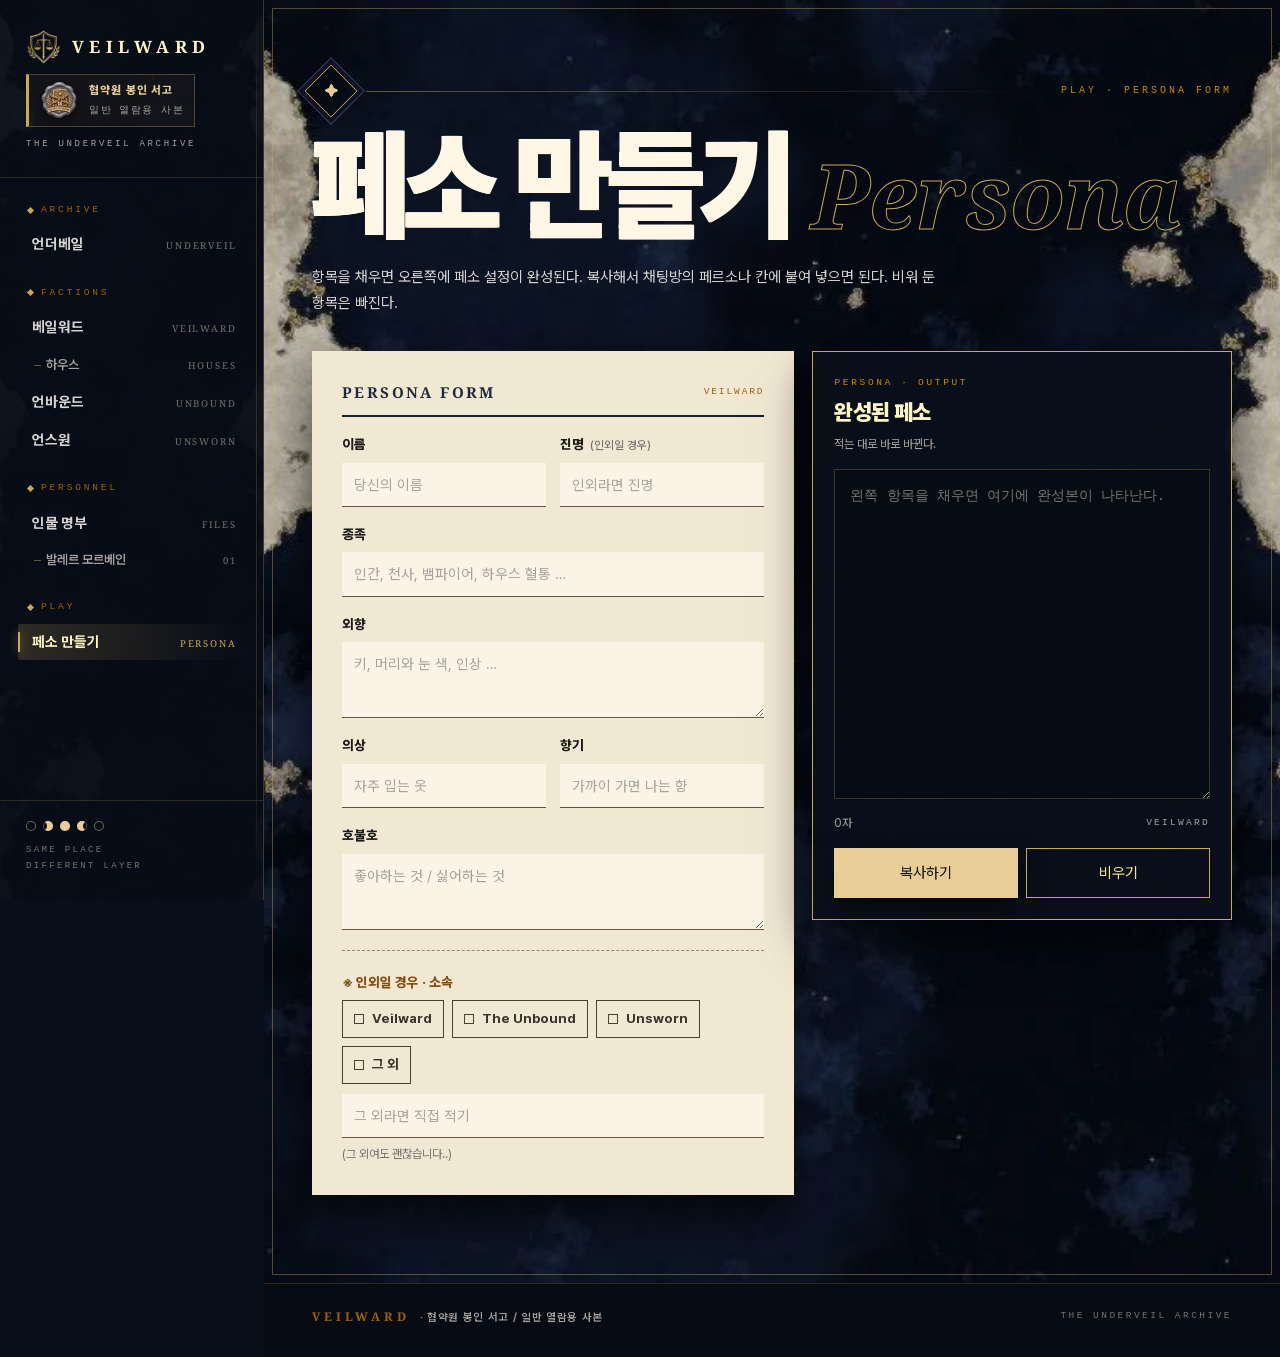
<file: persona.html>
<!doctype html>
<html lang="ko">
<head>
<meta charset="utf-8">
<meta name="viewport" content="width=device-width, initial-scale=1">
<title>페소 만들기 — VEILWARD</title>
<meta name="description" content="항목을 채우면 페소 설정이 완성된다.">
<meta name="theme-color" content="#0A101B">
<link rel="canonical" href="https://sss1huter.github.io/UNDERVEIL/persona.html">
<meta property="og:type" content="website">
<meta property="og:site_name" content="VEILWARD">
<meta property="og:locale" content="ko_KR">
<meta property="og:url" content="https://sss1huter.github.io/UNDERVEIL/persona.html">
<meta property="og:image" content="https://sss1huter.github.io/UNDERVEIL/images/og_veilward.jpg">
<meta property="og:image:width" content="1200">
<meta property="og:image:height" content="630">
<meta name="twitter:card" content="summary_large_image">
<meta property="og:title" content="페소 만들기 — VEILWARD">
<meta property="og:description" content="항목을 채우면 페소 설정이 완성된다.">
<link rel="icon" href="data:image/svg+xml,%3Csvg%20xmlns='http://www.w3.org/2000/svg'%20viewBox='0%200%2032%2032'%3E%3Crect%20width='32'%20height='32'%20fill='%230A101B'/%3E%3Crect%20x='9'%20y='9'%20width='14'%20height='14'%20transform='rotate(45%2016%2016)'%20fill='none'%20stroke='%23ccaa55'%20stroke-width='2'/%3E%3Ccircle%20cx='16'%20cy='16'%20r='2.5'%20fill='%23ccaa55'/%3E%3C/svg%3E">
<script>document.documentElement.classList.add('js')</script>
<link rel="preload" href="assets/fonts/pretendard/pretendard-site.woff2" as="font" type="font/woff2" crossorigin>
<link rel="stylesheet" href="assets/css/site.css">
<script src="assets/js/veil.js" defer></script>
</head>
<body data-page="persona" data-cover="side">
<aside class="vx-side" id="vx-side" aria-label="사이트 메뉴"><a class="vx-brand" href="index.html"><span class="vx-brand-mark"><i></i><b>VEILWARD</b></span><span class="vx-issuer"><img class="iss-seal" src="images/seal_sealed_library.webp" alt="" width="40" height="40" decoding="async"><b>협약원 봉인 서고</b><span>일반 열람용 사본</span></span><small>THE UNDERVEIL ARCHIVE</small></a><nav class="vx-menu"><div class="vx-group"><span>ARCHIVE</span><a class="vx-link" href="index.html">언더베일<em>UNDERVEIL</em></a></div><div class="vx-group"><span>FACTIONS</span><a class="vx-link" href="factions.html#veilward">베일워드<em>VEILWARD</em></a><a class="vx-link sub" href="factions.html#house">하우스<em>HOUSES</em></a><a class="vx-link" href="factions.html#unbound">언바운드<em>UNBOUND</em></a><a class="vx-link" href="factions.html#unsworn">언스원<em>UNSWORN</em></a></div><div class="vx-group"><span>PERSONNEL</span><a class="vx-link" href="personnel.html">인물 명부<em>FILES</em></a><a class="vx-link sub" href="valer.html">발레르 모르베인<em>01</em></a></div><div class="vx-group"><span>PLAY</span><a class="vx-link" href="persona.html" aria-current="page">페소 만들기<em>PERSONA</em></a></div></nav><div class="vx-side-foot"><span class="vx-moons"><i></i><i></i><i></i><i></i><i></i></span><span>SAME PLACE<br>DIFFERENT LAYER</span></div></aside><div class="vx-scrim"></div>
<div class="vx-main">
<header class="vx-bar"><a class="vx-brand-mark" href="index.html"><i></i><span class="vx-bm-t"><b>VEILWARD</b><small>협약원 봉인 서고 / 일반 열람용 사본</small></span></a><button type="button" class="vx-menu-btn" aria-controls="vx-side" aria-expanded="false"><i></i>MENU</button></header>
<div class="vx-frame"><i class="vx-tex"></i><i class="vx-deco l"></i>
<main class="vx-content" id="main">
<header class="vx-ch vx-pad" style="padding-top:72px">
<div class="vx-ch-row"><b class="vx-ch-no"><i>✦</i></b><span>PLAY · PERSONA FORM</span></div>
<h1 class="vx-ch-t"><b style="font-size:clamp(56px,9vw,112px)">페소 만들기</b><em style="font-size:clamp(44px,7vw,92px)">Persona</em></h1>
<p class="vx-ch-lead">항목을 채우면 오른쪽에 페소 설정이 완성된다. 복사해서 채팅방의 페르소나 칸에 붙여 넣으면 된다. 비워 둔 항목은 빠진다.</p>
</header>
<section class="vx-pad" style="padding-bottom:88px">
<div class="vx-maker">
<form class="vx-form" id="persona-form" autocomplete="off" onsubmit="return false" data-reveal>
<div class="vx-form-top"><b>PERSONA FORM</b><span>VEILWARD</span></div>
<div class="vx-two">
<label class="vx-fld"><span>이름</span><input name="name" placeholder="당신의 이름"></label>
<label class="vx-fld"><span>진명 <small>(인외일 경우)</small></span><input name="truename" placeholder="인외라면 진명"></label>
</div>
<label class="vx-fld"><span>종족</span><input name="race" placeholder="인간, 천사, 뱀파이어, 하우스 혈통 …"></label>
<label class="vx-fld"><span>외향</span><textarea name="look" placeholder="키, 머리와 눈 색, 인상 …"></textarea></label>
<div class="vx-two">
<label class="vx-fld"><span>의상</span><input name="outfit" placeholder="자주 입는 옷"></label>
<label class="vx-fld"><span>향기</span><input name="scent" placeholder="가까이 가면 나는 향"></label>
</div>
<label class="vx-fld"><span>호불호</span><textarea name="likes" placeholder="좋아하는 것 / 싫어하는 것"></textarea></label>
<hr class="vx-sep">
<div class="vx-fld"><span style="color:#854d0e">※ 인외일 경우 · 소속</span>
<div class="vx-radios" role="radiogroup" aria-label="소속">
<label><input type="radio" name="affil" value="Veilward"><span>Veilward</span></label>
<label><input type="radio" name="affil" value="The Unbound"><span>The Unbound</span></label>
<label><input type="radio" name="affil" value="Unsworn"><span>Unsworn</span></label>
<label><input type="radio" name="affil" value="그 외"><span>그 외</span></label>
</div>
<input name="affilEtc" placeholder="그 외라면 직접 적기" style="margin-top:4px">
<small style="font-size:12px;color:#78716c">(그 외여도 괜찮습니다..)</small>
</div>
</form>
<aside class="vx-out" aria-label="완성된 페소" data-reveal data-d="1">
<div class="vx-out-top"><span>PERSONA · OUTPUT</span><b>완성된 페소</b><small>적는 대로 바로 바뀐다.</small></div>
<textarea id="persona-out" readonly placeholder="왼쪽 항목을 채우면 여기에 완성본이 나타난다."></textarea>
<div class="vx-out-row"><span id="persona-count">0자</span><span style="font-family:var(--mono);font-size:9.5px;letter-spacing:.24em">VEILWARD</span></div>
<div class="vx-out-btns"><button type="button" class="vx-btn" id="persona-copy">복사하기</button><button type="button" class="vx-btn ghost" id="persona-reset">비우기</button></div>
</aside>
</div>
</section>
</main>
<i class="vx-deco r"></i><i class="vx-border"></i></div>
<footer class="vx-foot"><div class="iss"><b>VEILWARD</b><span>· 협약원 봉인 서고 / 일반 열람용 사본</span></div><span>THE UNDERVEIL ARCHIVE</span></footer>
</div>
<div class="vx-toast" role="status" aria-live="polite"></div>
</body>
</html>
</file>
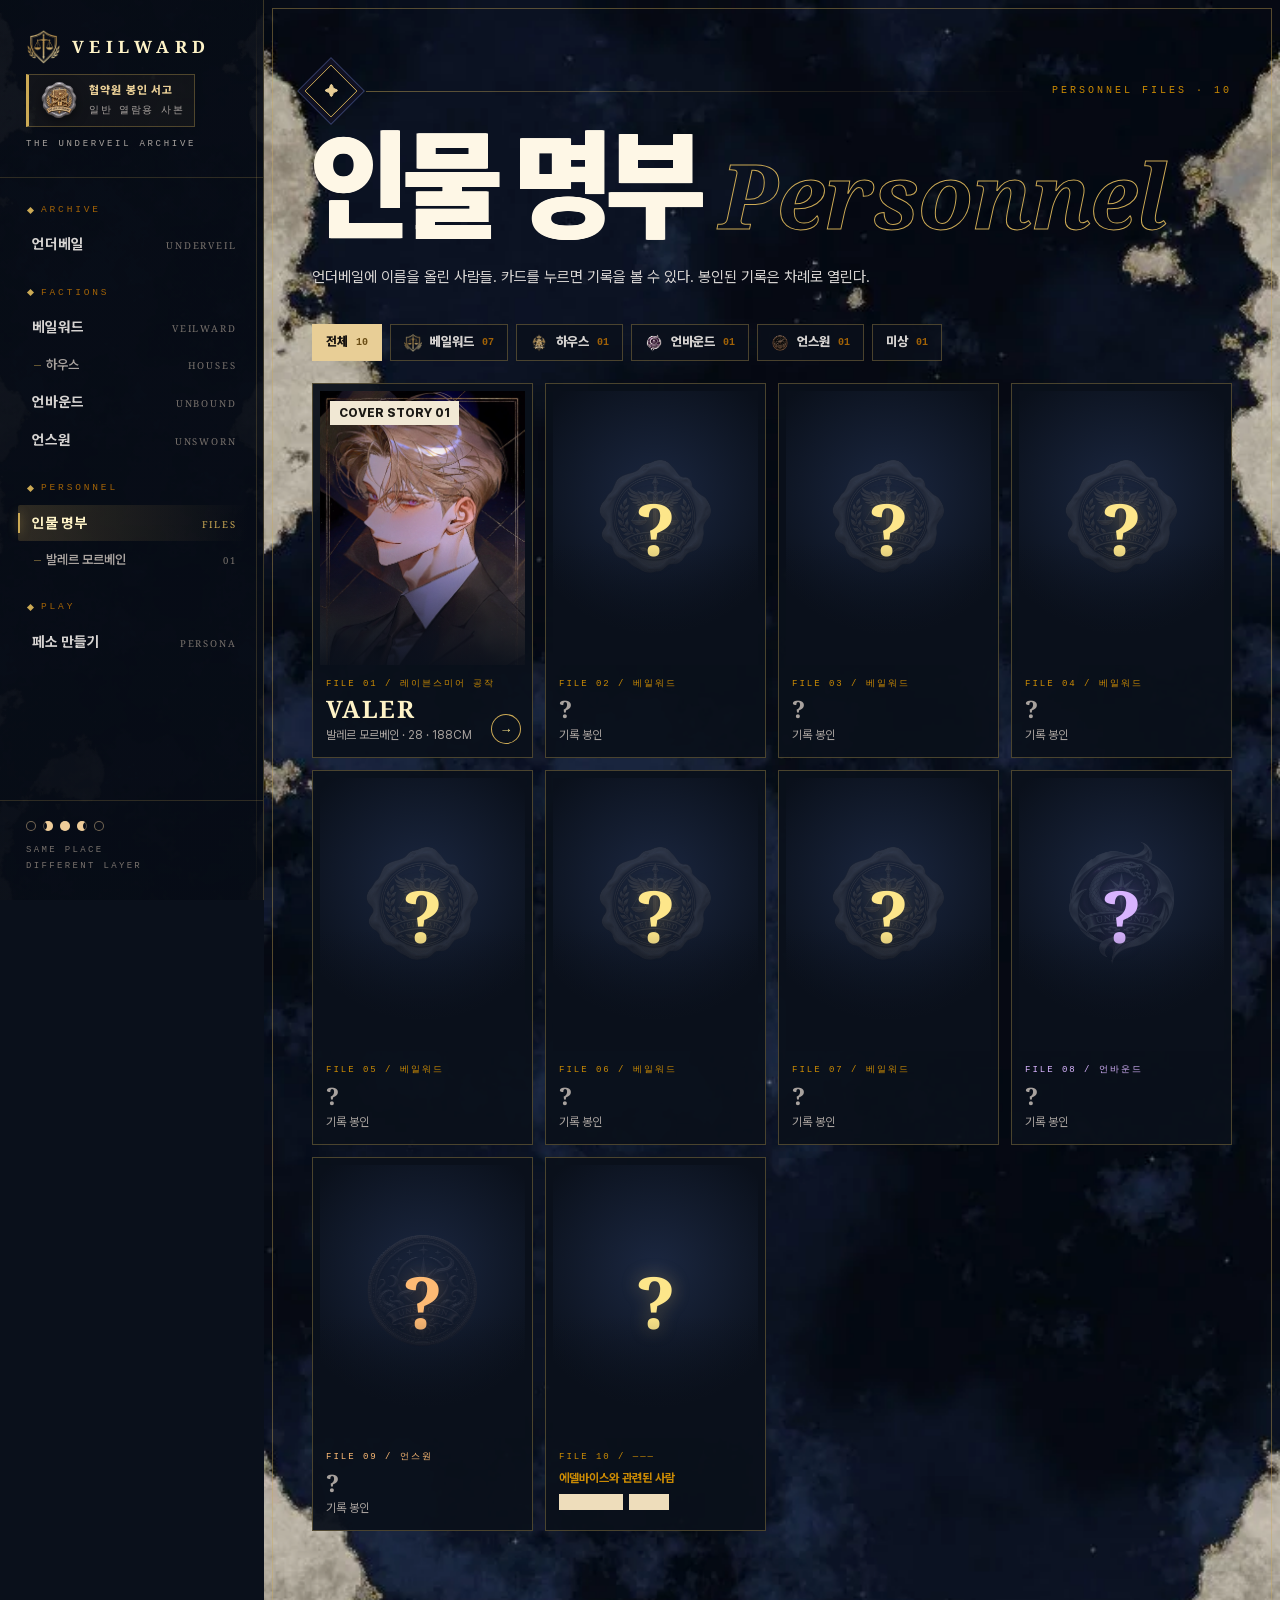
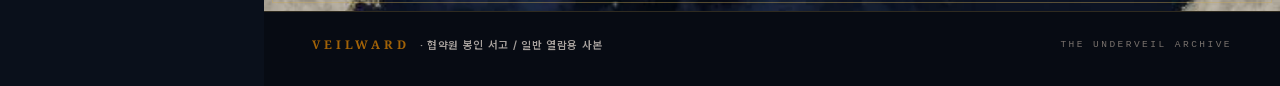
<file: personnel.html>
<!doctype html>
<html lang="ko">
<head>
<meta charset="utf-8">
<meta name="viewport" content="width=device-width, initial-scale=1">
<title>인물 명부 — VEILWARD</title>
<meta name="description" content="언더베일에 이름을 올린 사람들.">
<meta name="theme-color" content="#0A101B">
<link rel="canonical" href="https://sss1huter.github.io/UNDERVEIL/personnel.html">
<meta property="og:type" content="website">
<meta property="og:site_name" content="VEILWARD">
<meta property="og:locale" content="ko_KR">
<meta property="og:url" content="https://sss1huter.github.io/UNDERVEIL/personnel.html">
<meta property="og:image" content="https://sss1huter.github.io/UNDERVEIL/images/og_veilward.jpg">
<meta property="og:image:width" content="1200">
<meta property="og:image:height" content="630">
<meta name="twitter:card" content="summary_large_image">
<meta property="og:title" content="인물 명부 — VEILWARD">
<meta property="og:description" content="언더베일에 이름을 올린 사람들.">
<link rel="icon" href="data:image/svg+xml,%3Csvg%20xmlns='http://www.w3.org/2000/svg'%20viewBox='0%200%2032%2032'%3E%3Crect%20width='32'%20height='32'%20fill='%230A101B'/%3E%3Crect%20x='9'%20y='9'%20width='14'%20height='14'%20transform='rotate(45%2016%2016)'%20fill='none'%20stroke='%23ccaa55'%20stroke-width='2'/%3E%3Ccircle%20cx='16'%20cy='16'%20r='2.5'%20fill='%23ccaa55'/%3E%3C/svg%3E">
<script>document.documentElement.classList.add('js')</script>
<link rel="preload" href="assets/fonts/pretendard/pretendard-site.woff2" as="font" type="font/woff2" crossorigin>
<link rel="stylesheet" href="assets/css/site.css">
<script src="assets/js/veil.js" defer></script>
</head>
<body data-page="personnel" data-cover="side">
<aside class="vx-side" id="vx-side" aria-label="사이트 메뉴"><a class="vx-brand" href="index.html"><span class="vx-brand-mark"><i></i><b>VEILWARD</b></span><span class="vx-issuer"><img class="iss-seal" src="images/seal_sealed_library.webp" alt="" width="40" height="40" decoding="async"><b>협약원 봉인 서고</b><span>일반 열람용 사본</span></span><small>THE UNDERVEIL ARCHIVE</small></a><nav class="vx-menu"><div class="vx-group"><span>ARCHIVE</span><a class="vx-link" href="index.html">언더베일<em>UNDERVEIL</em></a></div><div class="vx-group"><span>FACTIONS</span><a class="vx-link" href="factions.html#veilward">베일워드<em>VEILWARD</em></a><a class="vx-link sub" href="factions.html#house">하우스<em>HOUSES</em></a><a class="vx-link" href="factions.html#unbound">언바운드<em>UNBOUND</em></a><a class="vx-link" href="factions.html#unsworn">언스원<em>UNSWORN</em></a></div><div class="vx-group"><span>PERSONNEL</span><a class="vx-link" href="personnel.html" aria-current="page">인물 명부<em>FILES</em></a><a class="vx-link sub" href="valer.html">발레르 모르베인<em>01</em></a></div><div class="vx-group"><span>PLAY</span><a class="vx-link" href="persona.html">페소 만들기<em>PERSONA</em></a></div></nav><div class="vx-side-foot"><span class="vx-moons"><i></i><i></i><i></i><i></i><i></i></span><span>SAME PLACE<br>DIFFERENT LAYER</span></div></aside><div class="vx-scrim"></div>
<div class="vx-main">
<header class="vx-bar"><a class="vx-brand-mark" href="index.html"><i></i><span class="vx-bm-t"><b>VEILWARD</b><small>협약원 봉인 서고 / 일반 열람용 사본</small></span></a><button type="button" class="vx-menu-btn" aria-controls="vx-side" aria-expanded="false"><i></i>MENU</button></header>
<div class="vx-frame"><i class="vx-tex"></i><i class="vx-deco l"></i>
<main class="vx-content" id="main">
<header class="vx-ch vx-pad" style="padding-top:72px">
<div class="vx-ch-row"><b class="vx-ch-no"><i>✦</i></b><span>PERSONNEL FILES · 10</span></div>
<h1 class="vx-ch-t"><b style="font-size:clamp(56px,9vw,112px)">인물 명부</b><em style="font-size:clamp(44px,7vw,92px)">Personnel</em></h1>
<p class="vx-ch-lead">언더베일에 이름을 올린 사람들. 카드를 누르면 기록을 볼 수 있다. 봉인된 기록은 차례로 열린다.</p>
</header>
<section class="vx-pad" style="padding-bottom:80px">
<div class="vx-filter" role="group" aria-label="소속으로 거르기"><button type="button" class="on" aria-pressed="true" data-filter="all">전체 <small>10</small></button><button type="button" aria-pressed="false" data-filter="veilward"><i style="background-image:url(images/veilward_crest.webp)"></i>베일워드 <small>07</small></button><button type="button" aria-pressed="false" data-filter="house"><i style="background-image:url(images/house_astaroth.webp)"></i>하우스 <small>01</small></button><button type="button" aria-pressed="false" data-filter="unbound"><i style="background-image:url(images/unbound_seal.webp)"></i>언바운드 <small>01</small></button><button type="button" aria-pressed="false" data-filter="unsworn"><i style="background-image:url(images/unsworn_seal.webp)"></i>언스원 <small>01</small></button><button type="button" aria-pressed="false" data-filter="unknown">미상 <small>01</small></button></div>
<div class="vx-files">
<button type="button" class="vx-file open" data-file="valer" data-group="veilward house" data-reveal aria-label="발레르 모르베인 기록 열기"><span class="ph" data-img="images/portrait_valer.webp"><span class="img"></span><span class="crest" style="background-image:url(images/ravensmere_crest.webp)"></span><span class="tag vx-tag cream">COVER STORY 01</span></span><span class="cap"><span class="lab">FILE 01 / 레이븐스미어 공작</span><b>VALER</b><small>발레르 모르베인 · 28 · 188CM</small><span class="vx-arrow go">→</span></span></button>
<div class="vx-file sealed" data-group="veilward" data-reveal data-d="1"><span class="ph"><span class="seal" style="background-image:url(images/veilward_seal.webp)"></span><span class="q">?</span><span class="scan animate__animated animate__infinite animate__slideOutDown animate__slower"></span></span><span class="cap"><span class="lab">FILE 02 / 베일워드</span><b>?</b><small>기록 봉인</small></span></div>
<div class="vx-file sealed" data-group="veilward" data-reveal data-d="2"><span class="ph"><span class="seal" style="background-image:url(images/veilward_seal.webp)"></span><span class="q">?</span><span class="scan animate__animated animate__infinite animate__slideOutDown animate__slower animate__delay-1s"></span></span><span class="cap"><span class="lab">FILE 03 / 베일워드</span><b>?</b><small>기록 봉인</small></span></div>
<div class="vx-file sealed" data-group="veilward" data-reveal data-d="3"><span class="ph"><span class="seal" style="background-image:url(images/veilward_seal.webp)"></span><span class="q">?</span><span class="scan animate__animated animate__infinite animate__slideOutDown animate__slower animate__delay-2s"></span></span><span class="cap"><span class="lab">FILE 04 / 베일워드</span><b>?</b><small>기록 봉인</small></span></div>
<div class="vx-file sealed" data-group="veilward" data-reveal><span class="ph"><span class="seal" style="background-image:url(images/veilward_seal.webp)"></span><span class="q">?</span><span class="scan animate__animated animate__infinite animate__slideOutDown animate__slower"></span></span><span class="cap"><span class="lab">FILE 05 / 베일워드</span><b>?</b><small>기록 봉인</small></span></div>
<div class="vx-file sealed" data-group="veilward" data-reveal data-d="1"><span class="ph"><span class="seal" style="background-image:url(images/veilward_seal.webp)"></span><span class="q">?</span><span class="scan animate__animated animate__infinite animate__slideOutDown animate__slower animate__delay-1s"></span></span><span class="cap"><span class="lab">FILE 06 / 베일워드</span><b>?</b><small>기록 봉인</small></span></div>
<div class="vx-file sealed" data-group="veilward" data-reveal data-d="2"><span class="ph"><span class="seal" style="background-image:url(images/veilward_seal.webp)"></span><span class="q">?</span><span class="scan animate__animated animate__infinite animate__slideOutDown animate__slower animate__delay-2s"></span></span><span class="cap"><span class="lab">FILE 07 / 베일워드</span><b>?</b><small>기록 봉인</small></span></div>
<div class="vx-file sealed" data-group="unbound" data-reveal data-d="3"><span class="ph"><span class="seal" style="background-image:url(images/unbound_seal.webp)"></span><span class="q" style="color:#d8b4fe;text-shadow:0 0 18px #86b6">?</span><span class="scan animate__animated animate__infinite animate__slideOutDown animate__slower"></span></span><span class="cap"><span class="lab" style="color:#d8b4fe">FILE 08 / 언바운드</span><b>?</b><small>기록 봉인</small></span></div>
<div class="vx-file sealed" data-group="unsworn" data-reveal><span class="ph"><span class="seal" style="background-image:url(images/unsworn_seal.webp)"></span><span class="q" style="color:#fdba74;text-shadow:0 0 18px #a746">?</span><span class="scan animate__animated animate__infinite animate__slideOutDown animate__slower animate__delay-1s"></span></span><span class="cap"><span class="lab" style="color:#fdba74">FILE 09 / 언스원</span><b>?</b><small>기록 봉인</small></span></div>
<div class="vx-file sealed" data-group="unknown" data-reveal data-d="1"><span class="ph"><span class="q">?</span><span class="scan animate__animated animate__infinite animate__slideOutDown animate__slower animate__delay-2s"></span></span><span class="cap"><span class="lab">FILE 10 / ———</span><small style="color:#ca8a04;font-weight:700">에델바이스와 관련된 사람</small><span class="bars"><i style="width:64px"></i><i style="width:40px"></i></span></span></div>
</div>
</section>
<dialog class="vx-modal" id="file-valer" aria-labelledby="file-valer-name">
<div class="vx-modal-bar"><span>PERSONNEL FILE · 01</span><button type="button" class="vx-x" data-close>닫기<i></i></button></div>
<div class="vx-pf">
<div class="vx-pf-ph is-mag" data-img="images/portrait_valer.webp"><span class="img"></span><span class="crest" style="background-image:url(images/ravensmere_crest.webp)"></span><span class="ph-note">인물 이미지 · 세로 컷</span><span class="mag" aria-hidden="true"><span class="hd"><span>런던 사교계가</span><span>가장 사랑하는</span><b>스캔들</b></span><i class="badge"><em>Cover<br>Story</em></i><span class="ft"><b class="en" style="--fs:23.6">VALER</b><span class="row"><span class="nm"><small>DUKE OF RAVENSMERE</small>발레르<br>모르베인</span><span class="bc"><i></i><small>COVER STORY 01</small></span></span></span></span></div>
<div class="vx-pf-top"><div class="vx-stamp sm"><span>베일워드 공식 기록 · 문서번호 VW-0001</span><b>외부 반출 금지</b></div>
<span class="lab">COVER STORY 01 · DUKE OF RAVENSMERE</span>
<h2 id="file-valer-name">VALER<small>발레르 모르베인</small></h2>
<p class="quote">런던 사교계가 가장 사랑하는 스캔들.</p>
<div class="vx-kv">
<div><span>나이 · 키</span><b>28 · 188cm</b></div>
<div><span>국적</span><b>영국 <small style="font-family:var(--mono);font-size:10px;letter-spacing:.2em;color:#a8a29e;font-weight:400">UNITED KINGDOM</small></b></div>
<div><span>작위</span><b>레이븐스미어 공작</b><i class="mk" style="background-image:url(images/ravensmere_crest.webp)"></i></div>
<div><span>직업</span><b>아스토라스 그룹 회장</b><i class="mk" style="background-image:url(images/astoras_mark.webp)"></i></div>
<div><span>???</span><b><button type="button" class="vx-redact" aria-pressed="false" aria-label="가려진 글자 보기" title="눌러서 보기"><span class="redact bar"><i class="absolute inset-0 animate__animated animate__infinite animate__slideOutRight animate__slower" style="background-image:linear-gradient(90deg,#0000,#ec9 12%,#FFF8E6 16%,#ec9 20%,#0000 32%)"></i></span><span class="txt">아스타로트</span></button> 가주</b><i class="ring"></i></div>
<div><span>진영</span><b>베일워드</b><i class="mk" style="background-image:url(images/veilward_crest.webp)"></i></div>
</div>
</div>
</div>
<div class="vx-pf-body">
<div class="vx-pf-rows">
<div><span>공작<small>DUKE</small></span><p style="display:grid;gap:2px"><span style="color:#d6d3d1">예전에도 귀족이었고 앞으로도 귀족일,</span><b style="font-size:19px;line-height:1.5;color:#fef3c7">레이븐스미어 공작가의 현 공작.</b></p></div>
<div><span>소개<small>PROFILE</small></span><p>전 세계적인 금융기업 아스토라스의 회장이자, 런던 사교계를 떠들썩하게 만드는 유명한 플레이보이.<br><span style="display:inline-flex;flex-wrap:wrap;gap:6px;margin-top:8px"><span class="vx-tag">#문란</span><span class="vx-tag">#공포의 주둥아리</span><span class="vx-tag">#능글</span></span></p></div>
<div><span>외형<small>APPEARANCE</small></span><p>결 좋은 백금발에, 빛이 닿을 때마다 미묘하게 색이 바뀌는 자수정빛 눈동자. 곱게 자란 도련님답게 지나치게 수려한 얼굴에는 늘 우아하고 나른한 미소가 걸려 있다. 가까이 다가가면 은은한 홍차와 베르가못 향이 난다.</p></div>
<div><span>성격<small>TEMPERAMENT</small></span><p><b class="hl">못됨, 짓궂음.</b><br>돈과 지위, 외모까지 삼박자를 고루 갖춘 덕에 야망이라곤 없다. 남부러울 게 없어서인지 매우 게으른 편인데, 본인은 그냥 잠이 많은 것뿐이라고 우긴다. 처음 보는 사람에게 못되게 구는 나쁜 취미가 있지만, 본성이 악한 건 아니다. 아마도?</p></div>
<div><span>한 줄<small>NOTE</small></span><p style="padding-left:14px;border-left:3px solid #ca5;font-weight:800;color:#fef3c7">모두의 시선 한가운데에서 살면서,<br>본인은 의외로 남들의 시선을 신경쓰지 않는 것 같다.</p></div>
</div>
</div>
<details class="vx-secret">
<summary><span><small>CONFIDENTIAL / RESTRICTED</small><b>비설 키워드 · 에델바이스</b></span><i></i></summary>
<div class="in"><button type="button" class="vx-spoiler" aria-pressed="false" aria-label="스포일러 보기"><span class="txt">에델바이스는 프로젝트 명이고, 발레르는 자신때문에 희생당해서 사라진 전대 가주 체즈윅 모르베인을 찾고 있습니다.</span><span class="hint">SPOILER · 눌러서 보기</span></button></div>
</details>
<div class="vx-pf-foot">
<a class="vx-btn" href="valer.html">소개 페이지 열기 <span>→</span></a>
<a class="vx-btn ghost" role="link" aria-disabled="true">챗봇 링크 · 준비 중</a>
</div>
</dialog>
</main>
<i class="vx-deco r"></i><i class="vx-border"></i></div>
<footer class="vx-foot"><div class="iss"><b>VEILWARD</b><span>· 협약원 봉인 서고 / 일반 열람용 사본</span></div><span>THE UNDERVEIL ARCHIVE</span></footer>
</div>
</body>
</html>
</file>
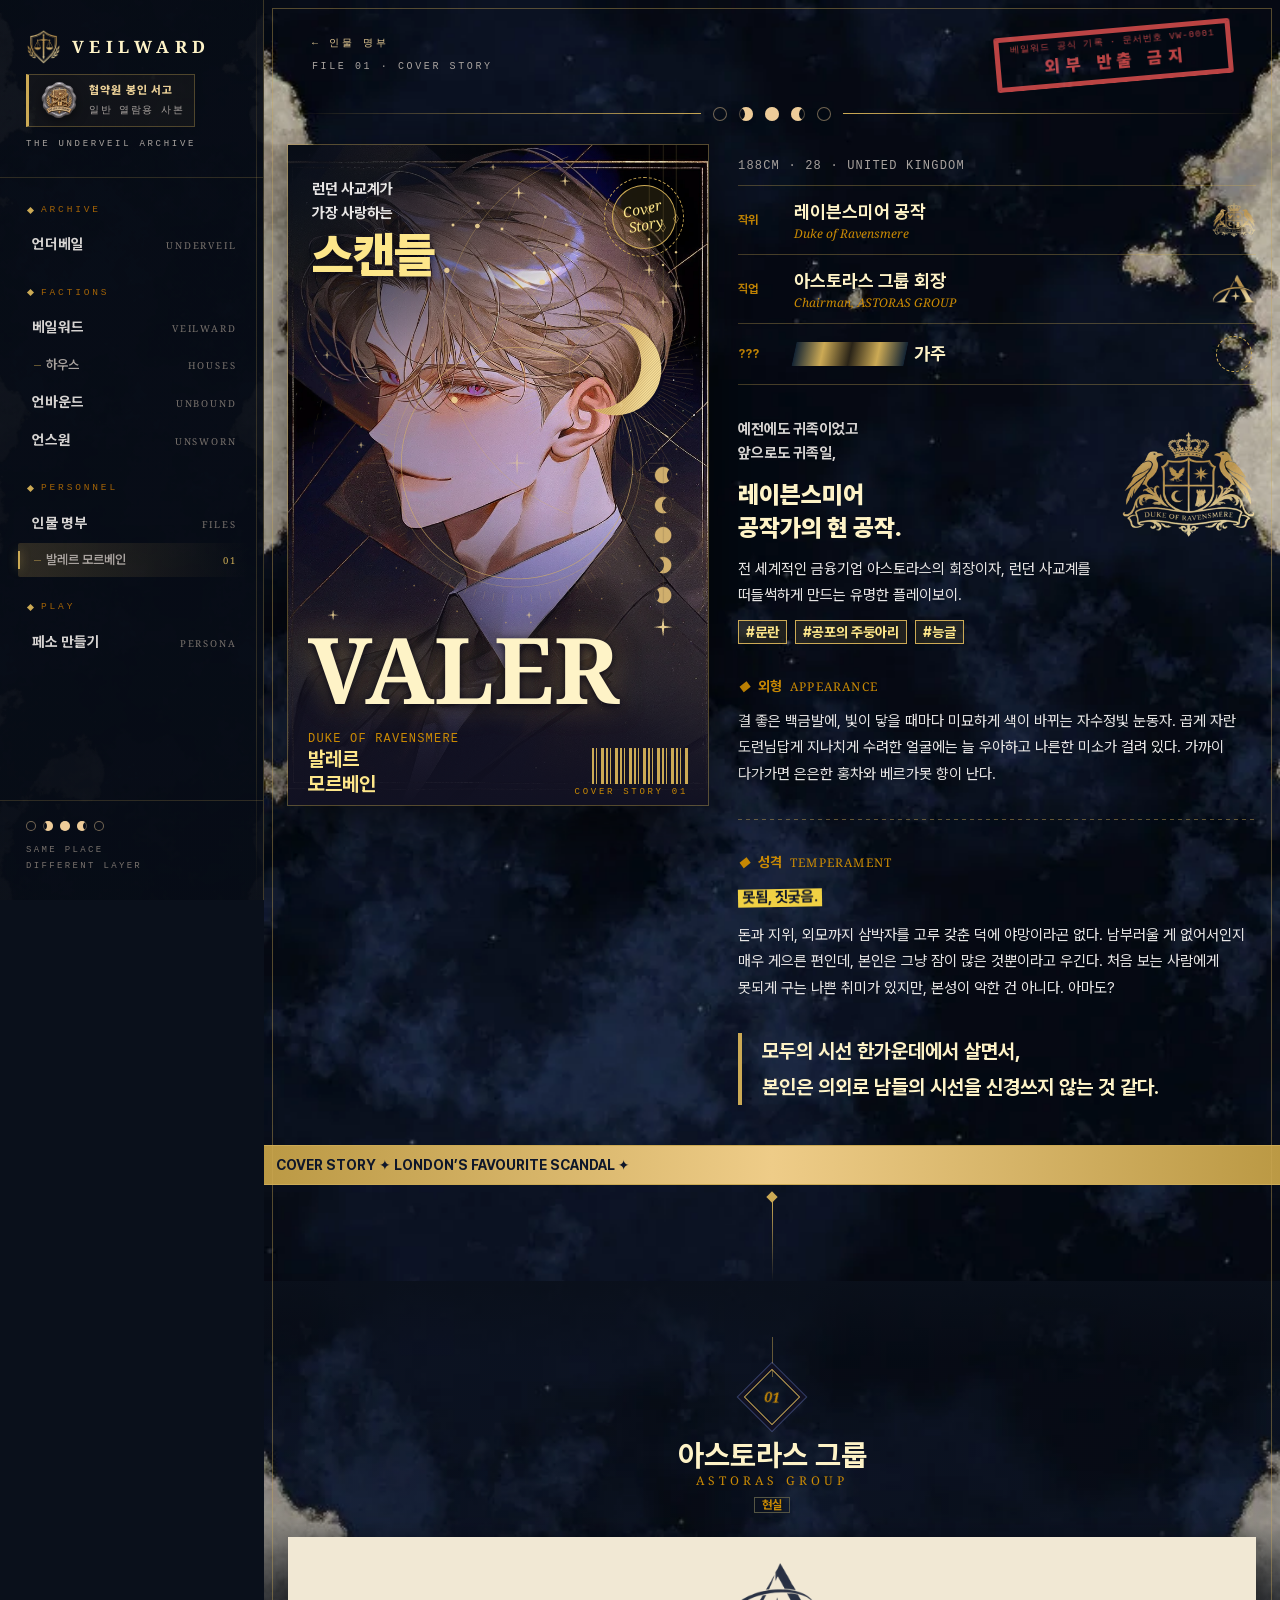
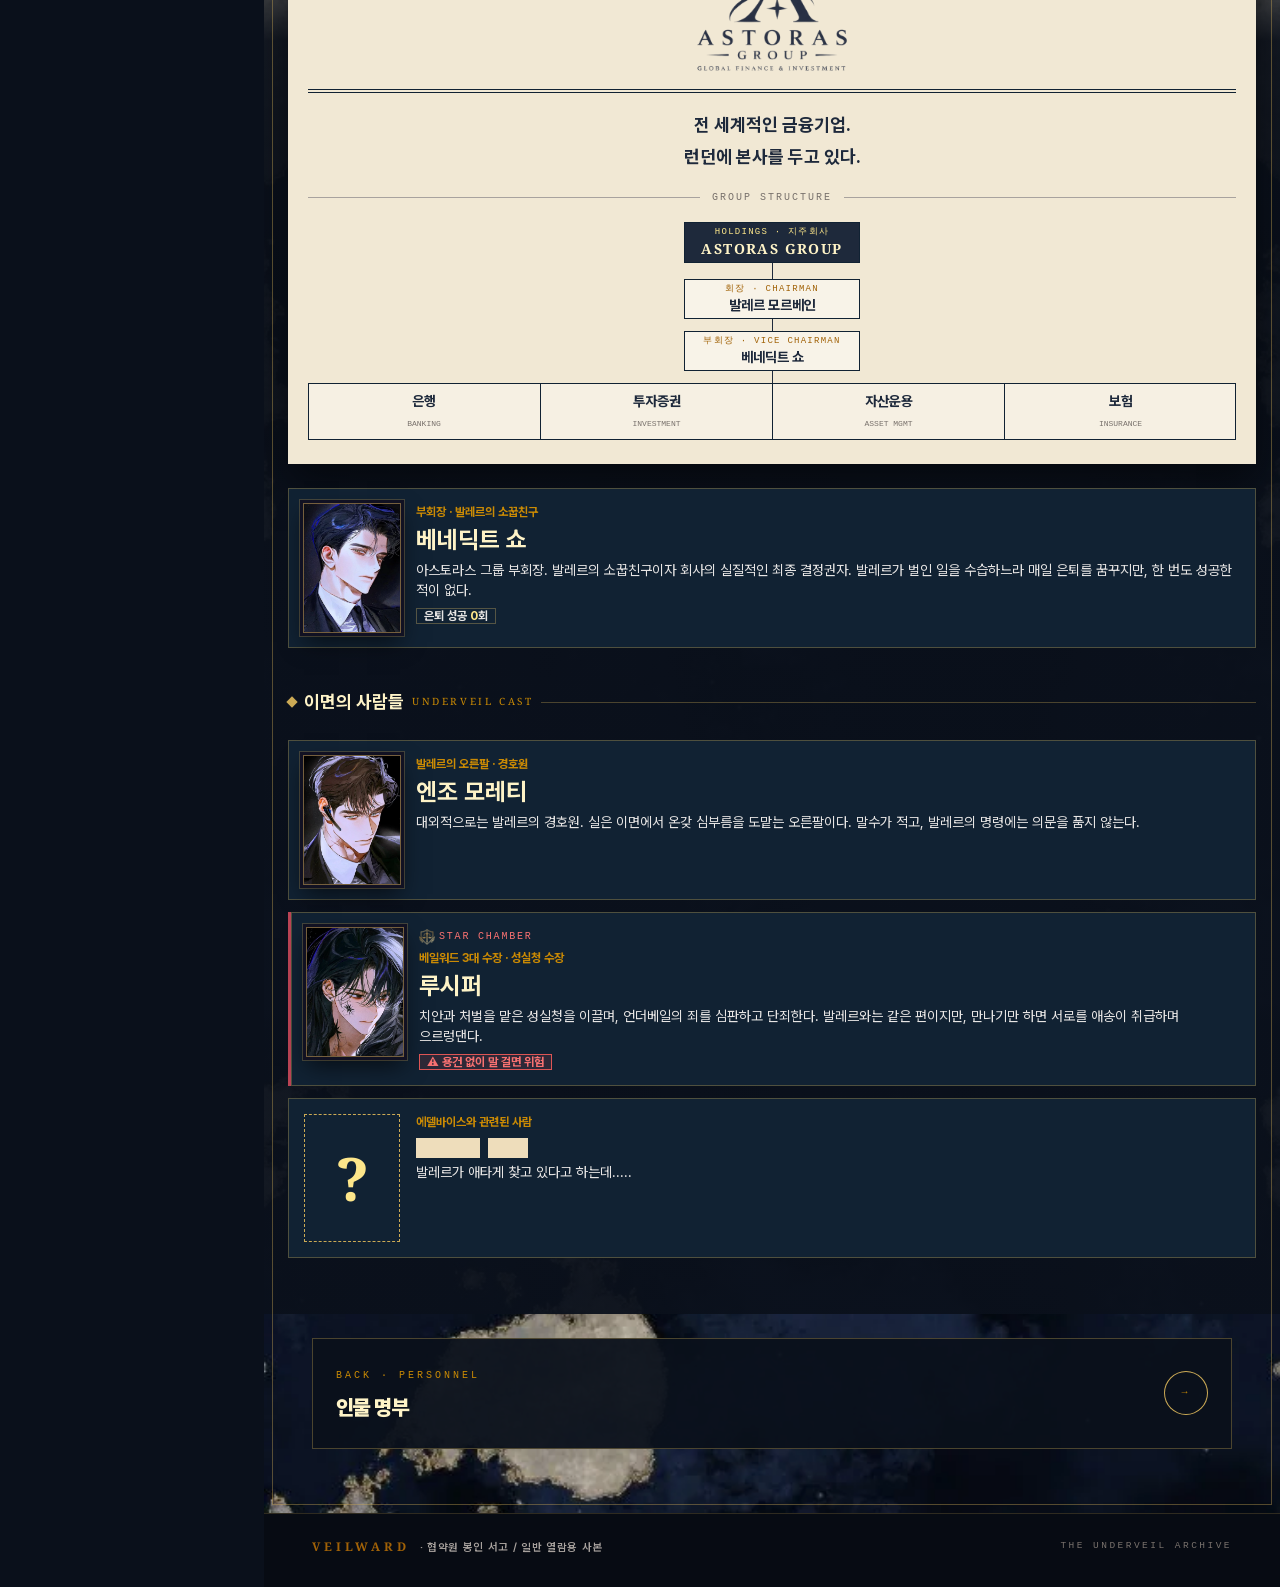
<file: valer.html>
<!doctype html>
<html lang="ko">
<head>
<meta charset="utf-8">
<meta name="viewport" content="width=device-width, initial-scale=1">
<title>발레르 모르베인 — VEILWARD</title>
<meta name="description" content="런던 사교계가 가장 사랑하는 스캔들, 발레르 모르베인.">
<meta name="theme-color" content="#0A101B">
<link rel="canonical" href="https://sss1huter.github.io/UNDERVEIL/valer.html">
<meta property="og:type" content="website">
<meta property="og:site_name" content="VEILWARD">
<meta property="og:locale" content="ko_KR">
<meta property="og:url" content="https://sss1huter.github.io/UNDERVEIL/valer.html">
<meta property="og:image" content="https://sss1huter.github.io/UNDERVEIL/images/og_valer.jpg">
<meta property="og:image:width" content="1200">
<meta property="og:image:height" content="630">
<meta name="twitter:card" content="summary_large_image">
<meta property="og:title" content="발레르 모르베인 — VEILWARD">
<meta property="og:description" content="런던 사교계가 가장 사랑하는 스캔들, 발레르 모르베인.">
<link rel="icon" href="data:image/svg+xml,%3Csvg%20xmlns='http://www.w3.org/2000/svg'%20viewBox='0%200%2032%2032'%3E%3Crect%20width='32'%20height='32'%20fill='%230A101B'/%3E%3Crect%20x='9'%20y='9'%20width='14'%20height='14'%20transform='rotate(45%2016%2016)'%20fill='none'%20stroke='%23ccaa55'%20stroke-width='2'/%3E%3Ccircle%20cx='16'%20cy='16'%20r='2.5'%20fill='%23ccaa55'/%3E%3C/svg%3E">
<script>document.documentElement.classList.add('js')</script>
<link rel="preload" href="assets/fonts/pretendard/pretendard-site.woff2" as="font" type="font/woff2" crossorigin>
<link rel="preload" href="images/portrait_valer.webp" as="image" fetchpriority="high">
<link rel="stylesheet" href="assets/css/site.css">
<script src="assets/js/veil.js" defer></script>
</head>
<body data-page="valer" data-cover="side">
<aside class="vx-side" id="vx-side" aria-label="사이트 메뉴"><a class="vx-brand" href="index.html"><span class="vx-brand-mark"><i></i><b>VEILWARD</b></span><span class="vx-issuer"><img class="iss-seal" src="images/seal_sealed_library.webp" alt="" width="40" height="40" decoding="async"><b>협약원 봉인 서고</b><span>일반 열람용 사본</span></span><small>THE UNDERVEIL ARCHIVE</small></a><nav class="vx-menu"><div class="vx-group"><span>ARCHIVE</span><a class="vx-link" href="index.html">언더베일<em>UNDERVEIL</em></a></div><div class="vx-group"><span>FACTIONS</span><a class="vx-link" href="factions.html#veilward">베일워드<em>VEILWARD</em></a><a class="vx-link sub" href="factions.html#house">하우스<em>HOUSES</em></a><a class="vx-link" href="factions.html#unbound">언바운드<em>UNBOUND</em></a><a class="vx-link" href="factions.html#unsworn">언스원<em>UNSWORN</em></a></div><div class="vx-group"><span>PERSONNEL</span><a class="vx-link" href="personnel.html">인물 명부<em>FILES</em></a><a class="vx-link sub" href="valer.html" aria-current="page">발레르 모르베인<em>01</em></a></div><div class="vx-group"><span>PLAY</span><a class="vx-link" href="persona.html">페소 만들기<em>PERSONA</em></a></div></nav><div class="vx-side-foot"><span class="vx-moons"><i></i><i></i><i></i><i></i><i></i></span><span>SAME PLACE<br>DIFFERENT LAYER</span></div></aside><div class="vx-scrim"></div>
<div class="vx-main">
<header class="vx-bar"><a class="vx-brand-mark" href="index.html"><i></i><span class="vx-bm-t"><b>VEILWARD</b><small>협약원 봉인 서고 / 일반 열람용 사본</small></span></a><button type="button" class="vx-menu-btn" aria-controls="vx-side" aria-expanded="false"><i></i>MENU</button></header>
<div class="vx-frame"><i class="vx-tex"></i><i class="vx-deco l"></i>
<main class="vx-content" id="main">
<div class="vx-charwrap"><div class="vx-pad vx-doctop"><div class="l"><a href="personnel.html">← 인물 명부</a><span>FILE 01 · <i>COVER STORY</i></span></div><div class="vx-stamp"><span>베일워드 공식 기록 · 문서번호 VW-0001</span><b>외부 반출 금지</b></div></div>
<section id="valer">
<div class="flex items-center gap-3 px-6 py-6" data-reveal="fade"><i class="flex-1 h-px" style="background-image:linear-gradient(90deg,#0000,#ca5)"></i><i class="w-3.5 h-3.5 rounded-full" style="box-shadow:inset 0 0 0 1px #ec97"></i><i class="w-3.5 h-3.5 rounded-full" style="box-shadow:inset -8px 0 #ec9,inset 0 0 0 1px #ec95"></i><i class="w-3.5 h-3.5 rounded-full" style="box-shadow:inset 0 0 0 7px #ec9,inset 0 0 0 1px #ec95"></i><i class="w-3.5 h-3.5 rounded-full" style="box-shadow:inset 8px 0 #ec9,inset 0 0 0 1px #ec95"></i><i class="w-3.5 h-3.5 rounded-full" style="box-shadow:inset 0 0 0 1px #ec97"></i><i class="flex-1 h-px" style="background-image:linear-gradient(-90deg,#0000,#ca5)"></i></div>
<div class="vx-cs">
<div class="vw-cover relative overflow-hidden flex flex-col" style="min-height:760px" data-portrait="images/portrait_valer.webp">
<div class="vw-expose absolute inset-x-0 top-0 bg-cover bg-top" style="min-height:600px;background-image:radial-gradient(78% 30% at 0 6%,#0a101bf0,#0a101b99 45%,#0a101b00),linear-gradient(#0a101b00 55%,#112),url(images/portrait_valer.webp)"></div>
<i class="vw-print" style="background-image:url(images/portrait_valer.webp)"></i>
<div class="vw-expose absolute inset-x-0 top-0 bg-top bg-no-repeat" style="min-height:560px;background-image:url(images/cover_celestial.webp);background-size:auto 560px"></div>
<div class="relative flex justify-between items-start mx-6 mt-8"><div class="grid font-bold leading-6"><span>런던 사교계가</span><span>가장 사랑하는</span><b class="font-black text-5xl leading-tight text-amber-200" style="text-shadow:0 2px 8px #001d">스캔들</b></div><div class="grid place-items-center w-20 h-20 rounded-full border border-dashed" style="border-color:#ca5"><i class="grid place-items-center w-16 h-16 rounded-full border border-solid text-center font-serif text-sm leading-4 text-amber-200 transform -rotate-12" style="border-color:#ca5;background-color:#ca52">Cover<br>Story</i></div></div>
<div class="vw-portrait-ph relative flex-1 grid place-items-center text-xs text-stone-400">인물 이미지 · 세로 표지 컷</div>
<div class="relative flex flex-wrap items-end gap-x-3 gap-y-4 mx-5" style="margin-top:auto"><b class="font-serif leading-none text-amber-100" style="font-size:92px;text-shadow:0 2px 10px #001e,0 0 30px #ca57">VALER</b><b class="grid pb-2 text-xl leading-tight text-amber-200"><span class="font-mono text-xs font-normal tracking-widest text-yellow-600">DUKE OF RAVENSMERE</span>발레르<br>모르베인</b><span class="grid gap-1 pb-2 ml-auto justify-items-end"><i class="w-24 h-9" style="background-image:repeating-linear-gradient(90deg,#ca5 0 2px,#0000 0 4px,#ca5 0 5px,#0000 0 9px,#ca5 0 12px,#0000 0 14px)"></i><span class="font-mono text-yellow-600 leading-none" style="font-size:9px;letter-spacing:.3em">COVER STORY 01</span></span></div>
<i class="vw-flash"></i>
</div>
<div class="grid gap-8 px-6 pt-6 pb-14" style="background-image:linear-gradient(#1120,#112f 140px)">
<div data-reveal><span class="font-mono text-xs tracking-widest text-stone-400">188CM · 28 · UNITED KINGDOM</span><div class="mt-2" style="border-bottom:1px solid #ca55"><div class="flex items-center gap-4 py-3" style="border-top:1px solid #ca55"><span class="w-10 shrink-0 text-xs font-bold text-yellow-600">작위</span><div class="flex-1 grid leading-snug"><b class="text-lg text-amber-100">레이븐스미어 공작</b><i class="font-serif text-xs text-yellow-600">Duke of Ravensmere</i></div><i class="w-11 h-11 shrink-0 bg-center bg-no-repeat" style="background-image:url(images/ravensmere_crest.webp);background-size:contain"></i></div><div class="flex items-center gap-4 py-3" style="border-top:1px solid #ca55"><span class="w-10 shrink-0 text-xs font-bold text-yellow-600">직업</span><div class="flex-1 grid leading-snug"><b class="text-lg text-amber-100">아스토라스 그룹 회장</b><i class="font-serif text-xs text-yellow-600">Chairman, ASTORAS GROUP</i></div><i class="w-11 h-11 shrink-0 bg-center bg-no-repeat" style="background-image:url(images/astoras_mark.webp);background-size:contain"></i></div><div class="flex items-center gap-4 py-3" style="border-top:1px solid #ca55"><span class="w-10 shrink-0 text-xs font-bold text-yellow-600">???</span><div class="flex-1 grid leading-snug"><span class="flex items-center gap-2"><button type="button" class="vx-redact" aria-pressed="false" aria-label="가려진 글자 보기" title="눌러서 보기"><span class="bar relative inline-block overflow-hidden w-28 h-6 transform -skew-x-12" style="background-image:linear-gradient(90deg,#123,#ca5,#2A2418,#ca5,#123)"><i class="absolute inset-0 animate__animated animate__infinite animate__slideOutRight animate__slower" style="background-image:linear-gradient(90deg,#0000,#ec9 12%,#FFF8E6 16%,#ec9 20%,#0000 32%)"></i></span><b class="txt text-lg text-amber-100">아스타로트</b></button><b class="text-lg text-amber-100">가주</b></span></div><i class="w-9 h-9 shrink-0 mx-1 rounded-full border border-dashed" style="border-color:#ca5"></i></div></div></div>
<div class="relative grid gap-3" style="padding-right:28%" data-reveal><i class="absolute top-0 right-0 bg-center bg-no-repeat" style="min-width:26%;padding-top:26%;background-image:url(images/ravensmere_crest.webp);background-size:contain"></i><b class="leading-relaxed text-stone-300">예전에도 귀족이었고<br>앞으로도 귀족일,</b><b class="text-2xl font-black leading-snug text-amber-100">레이븐스미어<br>공작가의 현 공작.</b><div>전 세계적인 금융기업 아스토라스의 회장이자, 런던 사교계를 떠들썩하게 만드는 유명한 플레이보이.</div><div class="flex flex-wrap gap-2 text-sm font-extrabold leading-6 text-amber-200"><b class="px-2" style="box-shadow:inset 0 0 0 1px #ca5;background-color:#ca52">#문란</b><b class="px-2" style="box-shadow:inset 0 0 0 1px #ca5;background-color:#ca52">#공포의 주둥아리</b><b class="px-2" style="box-shadow:inset 0 0 0 1px #ca5;background-color:#ca52">#능글</b></div></div>
<div class="grid gap-3" data-reveal><div class="flex items-baseline gap-2 text-yellow-600"><i class="text-xs">◆</i><b class="text-sm">외형</b><span class="font-serif text-xs tracking-widest">APPEARANCE</span></div><div>결 좋은 백금발에, 빛이 닿을 때마다 미묘하게 색이 바뀌는 자수정빛 눈동자. 곱게 자란 도련님답게 지나치게 수려한 얼굴에는 늘 우아하고 나른한 미소가 걸려 있다. 가까이 다가가면 은은한 홍차와 베르가못 향이 난다.</div></div>
<i class="h-px" style="background-image:repeating-linear-gradient(90deg,#ca57 0 4px,#0000 0 8px)"></i>
<div class="grid gap-3" data-reveal><div class="flex items-baseline gap-2 text-yellow-600"><i class="text-xs">◆</i><b class="text-sm">성격</b><span class="font-serif text-xs tracking-widest">TEMPERAMENT</span></div><b class="justify-self-start px-1 text-slate-900 transform -rotate-1" style="background-image:linear-gradient(#0000 18%,#fd4e 18% 90%,#0000 0)">못됨, 짓궂음.</b><div>돈과 지위, 외모까지 삼박자를 고루 갖춘 덕에 야망이라곤 없다. 남부러울 게 없어서인지 매우 게으른 편인데, 본인은 그냥 잠이 많은 것뿐이라고 우긴다. 처음 보는 사람에게 못되게 구는 나쁜 취미가 있지만, 본성이 악한 건 아니다. 아마도?</div></div>
<b class="pl-5 text-xl leading-9 text-amber-100" style="border-left:4px solid #ca5" data-reveal>모두의 시선 한가운데에서 살면서,<br>본인은 의외로 남들의 시선을 신경쓰지 않는 것 같다.</b>
</div>
</div>
<div class="relative overflow-hidden h-10 text-sm font-bold text-slate-900" style="border-top:1px solid #ca5;border-bottom:1px solid #ca5;background-image:linear-gradient(90deg,#b94,#ec8,#b94)"><div class="absolute inset-0 overflow-hidden flex items-center whitespace-nowrap pl-3 animate__animated animate__infinite animate__slideOutLeft animate__slower">COVER STORY ✦ LONDON’S FAVOURITE SCANDAL ✦</div><div class="absolute inset-0 overflow-hidden flex items-center whitespace-nowrap pl-3 animate__animated animate__infinite animate__slideInRight animate__slower">COVER STORY ✦ LONDON’S FAVOURITE SCANDAL ✦</div></div>
<div class="grid justify-items-center pt-2"><i class="w-2 h-2 transform rotate-45" style="background-color:#ca5"></i><i class="w-px h-20" style="background-image:linear-gradient(#ca5,#0000)"></i></div>
<div id="astoras" class="grid gap-6 px-6 py-14" style="background-image:linear-gradient(#0A101Bf2,#0A101B40 80px,#0A101B40 240px,#0A101Bf2 360px)">
<div class="vw-head grid justify-items-center text-yellow-600"><i class="vw-axis w-px h-10" style="background-color:#ca57"></i><b class="vw-dia grid place-items-center w-10 h-10 transform rotate-45" style="box-shadow:inset 0 0 0 1px #ca5,0 0 0 4px #112,0 0 0 5px #89f5"><i class="font-serif text-sm transform -rotate-45">01</i></b><b class="vw-ttl mt-5 text-3xl text-amber-100">아스토라스 그룹</b><span class="vw-ttl font-serif text-xs" style="letter-spacing:.34em">ASTORAS GROUP</span><span class="vw-ttl mt-2 px-2 text-xs font-bold" style="box-shadow:inset 0 0 0 1px #554">현실</span></div>
<div class="grid gap-4 px-5 py-6 text-slate-800" style="background-color:#F1E8D4;box-shadow:0 18px 40px #0008" data-reveal><div class="h-28 bg-center bg-no-repeat" style="background-image:url(images/astoras_logo.webp);background-size:contain"></div><i class="h-1" style="border-top:1px solid #123;border-bottom:1px solid #123"></i><b class="text-lg leading-8 text-center">전 세계적인 금융기업.<br>런던에 본사를 두고 있다.</b><div class="flex items-center gap-3 font-mono text-stone-500" style="font-size:10px;letter-spacing:.2em"><i class="flex-1 h-px bg-stone-400"></i>GROUP STRUCTURE<i class="flex-1 h-px bg-stone-400"></i></div><div class="grid justify-items-center"><div class="w-44 grid justify-items-center py-1 leading-snug bg-slate-800 text-amber-100" style="box-shadow:inset 0 0 0 1px #123"><span class="font-mono text-amber-200" style="font-size:9px;letter-spacing:.14em">HOLDINGS · 지주회사</span><b class="text-sm font-serif tracking-widest">ASTORAS GROUP</b></div><i class="w-px h-4 bg-slate-800"></i><div class="w-44 grid justify-items-center py-1 leading-snug text-slate-800" style="background-color:#fff7;box-shadow:inset 0 0 0 1px #123"><span class="font-mono text-yellow-700" style="font-size:9px;letter-spacing:.14em">회장 · CHAIRMAN</span><b class="text-sm">발레르 모르베인</b></div><i class="w-px h-3 bg-slate-800"></i><div class="w-44 grid justify-items-center py-1 leading-snug text-slate-800" style="background-color:#fff7;box-shadow:inset 0 0 0 1px #123"><span class="font-mono text-yellow-700" style="font-size:9px;letter-spacing:.14em">부회장 · VICE CHAIRMAN</span><b class="text-sm">베네딕트 쇼</b></div><i class="w-px h-3 bg-slate-800"></i><div class="w-full grid grid-cols-4 text-center" style="background-color:#fff5;box-shadow:inset 0 0 0 1px #123"><div class="py-2 leading-snug"><b class="block text-sm">은행</b><span class="font-mono text-stone-500" style="font-size:8px">BANKING</span></div><div class="py-2 leading-snug" style="border-left:1px solid #123"><b class="block text-sm">투자증권</b><span class="font-mono text-stone-500" style="font-size:8px">INVESTMENT</span></div><div class="py-2 leading-snug" style="border-left:1px solid #123"><b class="block text-sm">자산운용</b><span class="font-mono text-stone-500" style="font-size:8px">ASSET MGMT</span></div><div class="py-2 leading-snug" style="border-left:1px solid #123"><b class="block text-sm">보험</b><span class="font-mono text-stone-500" style="font-size:8px">INSURANCE</span></div></div></div></div>
<div class="flex gap-4 p-4" style="background-color:#123;box-shadow:inset 0 0 0 1px #ca55" data-reveal><img class="vx-face" src="images/face_benedict.webp" alt="베네딕트 쇼" width="96" height="128" loading="lazy" decoding="async"><div class="grid content-start gap-1"><span class="text-xs font-bold text-yellow-600">부회장 · 발레르의 소꿉친구</span><b class="text-2xl text-amber-100">베네딕트 쇼</b><div class="text-sm">아스토라스 그룹 부회장. 발레르의 소꿉친구이자 회사의 실질적인 최종 결정권자. 발레르가 벌인 일을 수습하느라 매일 은퇴를 꿈꾸지만, 한 번도 성공한 적이 없다.</div><span class="w-max mt-1 px-2 text-xs font-bold" style="box-shadow:inset 0 0 0 1px #554">은퇴 성공 <span class="text-amber-200">0</span>회</span></div></div>
<div class="flex items-center gap-2 mt-4" data-reveal><i class="w-2 h-2 transform rotate-45" style="background-color:#ca5"></i><b class="text-lg text-amber-100">이면의 사람들</b><span class="font-serif text-yellow-600" style="font-size:10px;letter-spacing:.26em">UNDERVEIL CAST</span><i class="flex-1 h-px" style="background-color:#ca55"></i></div>
<div class="grid gap-3"><div class="flex gap-4 p-4" style="background-color:#123;box-shadow:inset 0 0 0 1px #ca55" data-reveal><img class="vx-face" src="images/face_enzo.webp" alt="엔조 모레티" width="96" height="128" loading="lazy" decoding="async"><div class="grid content-start gap-1"><span class="text-xs font-bold text-yellow-600">발레르의 오른팔 · 경호원</span><b class="text-2xl text-amber-100">엔조 모레티</b><div class="text-sm">대외적으로는 발레르의 경호원. 실은 이면에서 온갖 심부름을 도맡는 오른팔이다. 말수가 적고, 발레르의 명령에는 의문을 품지 않는다.</div></div></div><div class="flex gap-4 p-4" style="background-color:#123;border-left:3px solid #b45;box-shadow:inset 0 0 0 1px #ca55" data-reveal><img class="vx-face" src="images/face_lucifer.webp" alt="루시퍼" width="96" height="128" loading="lazy" decoding="async"><div class="grid content-start gap-1"><span class="flex items-center gap-1 font-mono text-red-400" style="font-size:10px;letter-spacing:.18em"><i class="w-4 h-4 bg-center bg-no-repeat" style="background-image:url(images/veilward_crest.webp);background-size:contain"></i>STAR CHAMBER</span><span class="text-xs font-bold text-yellow-600">베일워드 3대 수장 · 성실청 수장</span><b class="text-2xl text-amber-100">루시퍼</b><div class="text-sm">치안과 처벌을 맡은 성실청을 이끌며, 언더베일의 죄를 심판하고 단죄한다. 발레르와는 같은 편이지만, 만나기만 하면 서로를 애송이 취급하며 으르렁댄다.</div><span class="w-max mt-1 px-2 text-xs font-bold text-red-400" style="background-color:#d552;box-shadow:inset 0 0 0 1px #d55">⚠︎ 용건 없이 말 걸면 위험</span></div></div><div class="flex gap-4 p-4" style="background-color:#123;box-shadow:inset 0 0 0 1px #ca55" data-reveal><div class="relative w-24 h-32 shrink-0 overflow-hidden grid place-items-center border border-dashed font-serif text-6xl font-bold text-amber-200" style="border-color:#ca5">?<i class="absolute inset-0 animate__animated animate__infinite animate__slideOutDown animate__slower" style="background-image:linear-gradient(#0000,#ec93 9%,#0000 18%)"></i></div><div class="grid content-start gap-1"><span class="text-xs font-bold text-yellow-600">에델바이스와 관련된 사람</span><b class="text-2xl text-amber-100"><span class="flex gap-2 pt-1"><i class="w-16 h-5" style="background-color:#edb"></i><i class="w-10 h-5" style="background-color:#edb"></i></span></b><div class="text-sm">발레르가 애타게 찾고 있다고 하는데.....</div></div></div></div>
</div>
</section>
<nav class="vx-pad vx-filenav" aria-label="다른 인물 파일"><a class="vx-next" href="personnel.html"><div><span>BACK · PERSONNEL</span><b>인물 명부</b></div><span class="vx-arrow">→</span></a></nav></div>
</main>
<i class="vx-deco r"></i><i class="vx-border"></i></div>
<footer class="vx-foot"><div class="iss"><b>VEILWARD</b><span>· 협약원 봉인 서고 / 일반 열람용 사본</span></div><span>THE UNDERVEIL ARCHIVE</span></footer>
</div>
</body>
</html>
</file>
<file: assets/css/site.css>
@font-face{font-family:Pretendard Variable;font-style:normal;font-weight:45 920;font-display:swap;src:url(../fonts/pretendard/pretendard-site.woff2)format("woff2-variations"),url(../fonts/pretendard/pretendard-site.woff2)format("woff2");unicode-range:U+20-7E,U+A0-FF,U+2000-200D,U+2010-2027,U+202F-2060,U+2160-2164,U+2190-2199,U+21A9-21AA,U+21B0-21B1,U+21B3-21B5,U+21BA-21BB,U+21D0,U+21D2,U+21D4,U+21DE-21DF,U+21E4-21E5,U+21E7,U+21EA,U+25A0-25A2,U+25AA,U+25B2-25B3,U+25B6-25B7,U+25BA-25BD,U+25C0-25C1,U+25C4-25C7,U+25CA-25CB,U+25CF,U+25E6,U+25EF,U+26A0,U+3000-3003,U+3008-3011,U+3014-301F,U+3131-3164,U+318D,U+AC00-AC01,U+AC04,U+AC08,U+AC10,U+AC13-AC14,U+AC16,U+AC19,U+AC1C,U+AC70,U+AC74,U+AC77-AC78,U+AC83,U+AC8C,U+ACA0,U+ACA8-ACA9,U+ACAC,U+ACB0,U+ACB9,U+ACBC-ACBD,U+ACC4,U+ACE0-ACE1,U+ACE4,U+ACF1,U+ACF3,U+ACF5,U+ACFC,U+AD00,U+AD1C,U+AD34,U+AD50,U+AD6C-AD6D,U+AD74,U+AD82,U+AD8C,U+ADC0,U+ADE0,U+ADF8-ADF9,U+AE00,U+AE08-AE09,U+AE30,U+AE34,U+AE38,U+AE4A,U+AE4C,U+AE4E,U+AE65,U+AE68,U+AED8,U+AF64,U+AFB8,U+AFC8-AFC9,U+AFF0,U+B00C,U+B010,U+B044,U+B048,U+B04C,U+B054,U+B05D,U+B07C,U+B098,U+B09C,U+B0A8,U+B0AE,U+B0B4,U+B0B8,U+B0D0,U+B0E5,U+B108,U+B118,U+B123-B124,U+B140,U+B150,U+B178,U+B192,U+B204,U+B208,U+B20C,U+B274,U+B290,U+B294,U+B298,U+B2A5,U+B2C8,U+B2CC,U+B2D8-B2D9,U+B2DD,U+B2E4,U+B2E8,U+B2EB-B2EC,U+B2F4-B2F5,U+B2F9,U+B2FF-B300,U+B304,U+B354-B355,U+B358,U+B36E,U+B370,U+B378,U+B3C4-B3C5,U+B3C8,U+B3CC,U+B3D9,U+B418,U+B41C,U+B420,U+B428,U+B450,U+B454,U+B458,U+B465,U+B4A4,U+B4B7,U+B4DC-B4DD,U+B4E0,U+B4E4,U+B4F1,U+B514-B515,U+B518,U+B52A,U+B534,U+B54C,U+B5A0,U+B5BB,U+B610,U+B6AB,U+B73B,U+B760,U+B77C,U+B780,U+B78C-B78D,U+B791,U+B798,U+B79C,U+B7B5,U+B7C9,U+B7EC,U+B7F0,U+B7FC-B7FD,U+B801,U+B807-B808,U+B80C,U+B824-B825,U+B828,U+B839,U+B840,U+B85C-B85D,U+B860,U+B864,U+B8E8,U+B8F9,U+B958,U+B974,U+B978,U+B97C,U+B984,U+B9AC,U+B9B0,U+B9B4,U+B9BC-B9BD,U+B9BF,U+B9C1,U+B9C8-B9C9,U+B9CC,U+B9CE,U+B9D0,U+B9DD,U+B9E1,U+B9E4,U+BA38,U+BA54,U+BA70,U+BA74,U+BA78,U+BA85,U+BA87,U+BAA8-BAA9,U+BAB0,U+BABB,U+BB18,U+BB34,U+BB36,U+BB38,U+BB3B-BB3C,U+BBF8,U+BBFC,U+BBFF-BC00,U+BC14-BC15,U+BC18,U+BC1B-BC1D,U+BC24,U+BC29,U+BC30-BC31,U+BC40,U+BC84,U+BC88,U+BC8C,U+BC94-BC95,U+BCA0,U+BCC4,U+BCF4-BCF5,U+BCF8,U+BCFC,U+BD07,U+BD09,U+BD80,U+BD84,U+BD88,U+BD99,U+BE0C,U+BE10,U+BE14,U+BE44,U+BE5B,U+BE60,U+BFD0,U+BFD4,U+C05C,U+C0AC,U+C0B0,U+C0B4,U+C0BC,U+C0C1,U+C0C9,U+C0DB,U+C0DD,U+C11C-C11D,U+C120,U+C124,U+C131,U+C138,U+C14B,U+C18C-C18D,U+C190,U+C1A1,U+C1C4,U+C1FC,U+C218,U+C21C,U+C228,U+C2A4,U+C2B5,U+C2B9,U+C2DC-C2DD,U+C2E0,U+C2E4,U+C2EB-C2ED,U+C2F6,U+C369,U+C4F0,U+C4F4,U+C544-C545,U+C548,U+C54A,U+C54C,U+C54E,U+C558,U+C55E,U+C560,U+C57C-C57D,U+C591,U+C5B4,U+C5B8,U+C5BB-C5BC,U+C5C4-C5C6,U+C5C8,U+C5D0,U+C5D4,U+C5D8,U+C5EC-C5ED,U+C5F0,U+C5F4,U+C601,U+C608,U+C624-C625,U+C628,U+C62C,U+C634,U+C637,U+C640,U+C644,U+C654-C655,U+C65C,U+C678,U+C67C,U+C694-C695,U+C6A9,U+C6B0,U+C6B4,U+C6B8,U+C6CC,U+C6D0,U+C6D4,U+C6E0,U+C704-C705,U+C720,U+C735,U+C73C,U+C740,U+C744,U+C74C,U+C758,U+C774,U+C778,U+C77C,U+C785,U+C787-C78A,U+C790-C791,U+C798,U+C7A0-C7A1,U+C7A5,U+C7AC,U+C800-C801,U+C804,U+C808,U+C810-C811,U+C815,U+C81C-C81D,U+C838,U+C870-C871,U+C874,U+C881,U+C885,U+C88B,U+C8C4,U+C8E0,U+C8FC-C8FD,U+C900,U+C904,U+C911,U+C988,U+C99D,U+C9C0-C9C1,U+C9C4,U+C9C8,U+C9D0-C9D1,U+C9D3,U+C9D5,U+C9F8,U+CABD,U+CC22,U+CC28,U+CC2E,U+CC3D-CC3E,U+CC44-CC45,U+CC57,U+CC98-CC99,U+CC9C,U+CCA0,U+CCAB,U+CCAD,U+CCB4,U+CCD0,U+CD08,U+CD1D,U+CD5C,U+CD94,U+CD98,U+CD9C,U+CDE8,U+CE21,U+CE35,U+CE58,U+CE5C,U+CE60,U+CE6D,U+CE74,U+CE78,U+CE94,U+CEEC,U+CEF7,U+CF13,U+D06C,U+D074,U+D0A4,U+D0AC,U+D0C0,U+D0C4,U+D0C8,U+D0D0,U+D0DC,U+D130,U+D1A0,U+D1B5,U+D1F4,U+D22C,U+D2B8-D2B9,U+D2F0,U+D2F4,U+D305,U+D30C,U+D310,U+D314,U+D37C,U+D398,U+D3B8,U+D3C9,U+D3D0,U+D3EC-D3ED,U+D3F0,U+D45C,U+D488,U+D48D,U+D504,U+D50C,U+D540,U+D544,U+D558-D559,U+D55C,U+D560,U+D568-D569,U+D56D,U+D574,U+D588-D589,U+D5A5,U+D5CC,U+D5D8,U+D600,U+D604,U+D608,U+D611,U+D615,U+D638-D639,U+D63C,U+D649,U+D64D,U+D654-D655,U+D658,U+D669,U+D68C,U+D6C4-D6C5,U+D718,U+D750,U+D758,U+D769,U+D76C,U+D788,U+D78C,U+D798,U+FF01-FF5E}@font-face{font-family:Pretendard Variable;font-style:normal;font-weight:45 920;font-display:swap;src:url(../fonts/pretendard/pretendard-ks.woff2)format("woff2-variations"),url(../fonts/pretendard/pretendard-ks.woff2)format("woff2");unicode-range:U+AC07,U+AC09-AC0A,U+AC11-AC12,U+AC15,U+AC17,U+AC1A-AC1B,U+AC1D,U+AC20,U+AC24,U+AC2C-AC2D,U+AC2F-AC31,U+AC38-AC39,U+AC3C,U+AC40,U+AC4B,U+AC4D,U+AC54,U+AC58,U+AC5C,U+AC71,U+AC7A,U+AC80-AC81,U+AC84-AC86,U+AC89-AC8B,U+AC90,U+AC94,U+AC9C-AC9D,U+AC9F,U+ACA1,U+ACAA,U+ACAF,U+ACB8,U+ACBB,U+ACC1,U+ACC8,U+ACCC,U+ACD5,U+ACD7,U+ACE7-ACE8,U+ACEA,U+ACEC,U+ACEF-ACF0,U+ACF6,U+ACFD,U+AD04,U+AD06,U+AD0C-AD0D,U+AD0F,U+AD11,U+AD18,U+AD20,U+AD29,U+AD2C-AD2D,U+AD35,U+AD38,U+AD3C,U+AD44-AD45,U+AD47,U+AD49,U+AD54,U+AD58,U+AD61,U+AD63,U+AD70,U+AD73,U+AD75-AD76,U+AD7B-AD7D,U+AD7F,U+AD81,U+AD88-AD89,U+AD90,U+AD9C-AD9D,U+ADA4,U+ADB7,U+ADC1,U+ADC4,U+ADC8,U+ADD0-ADD1,U+ADD3,U+ADDC,U+ADE4,U+ADFC,U+ADFF,U+AE01,U+AE0B,U+AE0D,U+AE14,U+AE31,U+AE37,U+AE3A,U+AE40-AE41,U+AE43,U+AE45-AE46,U+AE4D,U+AE50,U+AE54,U+AE56,U+AE5C-AE5D,U+AE5F-AE61,U+AE69,U+AE6C,U+AE70,U+AE78-AE79,U+AE7B-AE7D,U+AE84-AE85,U+AE8C,U+AEBC-AEBE,U+AEC0,U+AEC4,U+AECC-AECD,U+AECF-AED1,U+AED9,U+AEDC,U+AEE8,U+AEEB,U+AEED,U+AEF4,U+AEF8,U+AEFC,U+AF07-AF08,U+AF0D,U+AF10,U+AF2C-AF2D,U+AF30,U+AF32,U+AF34,U+AF3C-AF3D,U+AF3F,U+AF41-AF43,U+AF48-AF49,U+AF50,U+AF5C-AF5D,U+AF65,U+AF79,U+AF80,U+AF84,U+AF88,U+AF90-AF91,U+AF95,U+AF9C,U+AFB9,U+AFBC,U+AFC0,U+AFC7,U+AFCB,U+AFCD-AFCE,U+AFD4,U+AFDC,U+AFE8-AFE9,U+AFF1,U+AFF4,U+AFF8,U+B000-B001,U+B004,U+B014,U+B01C-B01D,U+B028,U+B045,U+B04A,U+B04E,U+B053,U+B055,U+B057,U+B059,U+B07D,U+B080,U+B084,U+B08C-B08D,U+B08F,U+B091,U+B099-B09A,U+B09F-B0A2,U+B0A9,U+B0AB-B0AD,U+B0AF,U+B0B1,U+B0B3,U+B0B5,U+B0BC,U+B0C4-B0C5,U+B0C7-B0C9,U+B0D1,U+B0D4,U+B0D8,U+B0E0,U+B109,U+B10B-B10C,U+B110,U+B112-B113,U+B119,U+B11B-B11D,U+B125,U+B128,U+B12C,U+B134-B135,U+B137-B139,U+B141,U+B144,U+B148,U+B151,U+B154-B155,U+B158,U+B15C,U+B160,U+B179,U+B17C,U+B180,U+B182,U+B188-B189,U+B18B,U+B18D,U+B193-B194,U+B198,U+B19C,U+B1A8,U+B1CC,U+B1D0,U+B1D4,U+B1DC-B1DD,U+B1DF,U+B1E8-B1E9,U+B1EC,U+B1F0,U+B1F9,U+B1FB,U+B1FD,U+B205,U+B20B,U+B214-B215,U+B217,U+B219,U+B220,U+B234,U+B23C,U+B258,U+B25C,U+B260,U+B268-B269,U+B275,U+B27C,U+B284-B285,U+B289,U+B291,U+B299-B29A,U+B2A0-B2A1,U+B2A3,U+B2A6,U+B2AA,U+B2AC,U+B2B0,U+B2B4,U+B2C9,U+B2D0,U+B2D2,U+B2DB,U+B2E2,U+B2E5-B2E6,U+B2ED-B2EF,U+B2F3,U+B2F7-B2F8,U+B2FA-B2FB,U+B301,U+B308,U+B310-B311,U+B313-B315,U+B31C,U+B356,U+B35B-B35C,U+B35E-B35F,U+B364-B365,U+B367,U+B369,U+B36B,U+B371,U+B374,U+B380-B381,U+B383-B385,U+B38C,U+B390,U+B394,U+B3A0-B3A1,U+B3A8,U+B3AC,U+B3CB,U+B3CE,U+B3D0,U+B3D4-B3D5,U+B3D7,U+B3DB,U+B3DD,U+B3E0,U+B3E4,U+B3E8,U+B3FC,U+B410,U+B429,U+B42B,U+B434,U+B451,U+B460-B461,U+B463,U+B46C,U+B480,U+B488,U+B49D,U+B4A8,U+B4AC,U+B4B5,U+B4B9,U+B4C0,U+B4C4,U+B4C8,U+B4D0,U+B4D5,U+B4E3,U+B4E6,U+B4EC-B4ED,U+B4EF,U+B4F8,U+B51B-B51C,U+B524-B525,U+B527-B529,U+B530-B531,U+B538,U+B540-B541,U+B543-B545,U+B54B,U+B54D,U+B550,U+B554,U+B55C-B55D,U+B55F-B561,U+B5A1,U+B5A4,U+B5A8,U+B5AA-B5AB,U+B5B0-B5B1,U+B5B3-B5B5,U+B5BC-B5BD,U+B5C0,U+B5C4,U+B5CC-B5CD,U+B5CF-B5D1,U+B5D8,U+B5EC,U+B611,U+B614,U+B618,U+B625,U+B62C,U+B634,U+B648,U+B664,U+B668,U+B69C-B69D,U+B6A0,U+B6A4,U+B6AC,U+B6B1,U+B6D4,U+B6F0,U+B6F4,U+B6F8,U+B700-B701,U+B705,U+B728-B729,U+B72C,U+B72F-B730,U+B738-B739,U+B744,U+B748,U+B74C,U+B754-B755,U+B764,U+B768,U+B770-B771,U+B773,U+B775,U+B77D,U+B784,U+B78F-B790,U+B792,U+B796-B797,U+B799,U+B7A0,U+B7A8-B7A9,U+B7AB-B7AD,U+B7B4,U+B7B8,U+B7C7,U+B7ED,U+B7F4,U+B7FF-B800,U+B809,U+B810,U+B818-B819,U+B81B,U+B81D,U+B82C,U+B834-B835,U+B837-B838,U+B844,U+B851,U+B853,U+B86C-B86D,U+B86F,U+B871,U+B878,U+B87C,U+B88D,U+B8A8,U+B8B0,U+B8B4,U+B8B8,U+B8C0-B8C1,U+B8C3,U+B8C5,U+B8CC,U+B8D0,U+B8D4,U+B8DD,U+B8DF,U+B8E1,U+B8E9,U+B8EC,U+B8F0,U+B8F8,U+B8FB,U+B8FD,U+B904,U+B918,U+B920,U+B93C-B93D,U+B940,U+B944,U+B94C,U+B94F,U+B951,U+B959,U+B95C,U+B960,U+B968-B969,U+B96B,U+B96D,U+B975,U+B985,U+B987,U+B989-B98A,U+B98D-B98E,U+B9AD,U+B9CF,U+B9D1-B9D2,U+B9D8-B9D9,U+B9DB,U+B9DE,U+B9E3,U+B9E5,U+B9E8,U+B9EC,U+B9F4-B9F5,U+B9F7-B9FA,U+BA00-BA01,U+BA08,U+BA15,U+BA39,U+BA3C,U+BA40,U+BA42,U+BA48-BA49,U+BA4B,U+BA4D-BA4E,U+BA53,U+BA55,U+BA58,U+BA5C,U+BA64-BA65,U+BA67-BA69,U+BA71,U+BA83-BA84,U+BA8C,U+BAAB-BAAC,U+BAB2,U+BAB8-BAB9,U+BABD,U+BAC4,U+BAC8,U+BAD8-BAD9,U+BAFC,U+BB00,U+BB04,U+BB0D,U+BB0F,U+BB11,U+BB1C,U+BB20,U+BB29,U+BB2B,U+BB35,U+BB3D-BB3E,U+BB44-BB45,U+BB47,U+BB49,U+BB4D,U+BB4F-BB50,U+BB54,U+BB58,U+BB61,U+BB63,U+BB6C,U+BB88,U+BB8C,U+BB90,U+BBA4,U+BBA8,U+BBAC,U+BBB4,U+BBB7,U+BBC0,U+BBC4,U+BBC8,U+BBD0,U+BBD3,U+BBF9,U+BC02,U+BC08-BC09,U+BC0B-BC0D,U+BC0F,U+BC11,U+BC16-BC17,U+BC1E-BC1F,U+BC25,U+BC27,U+BC2D,U+BC34,U+BC38,U+BC41,U+BC43-BC45,U+BC49,U+BC4C-BC4D,U+BC50,U+BC5D,U+BC85,U+BC8B,U+BC8E,U+BC97,U+BC99-BC9A,U+BCA1,U+BCA4,U+BCA7-BCA8,U+BCB0-BCB1,U+BCB3-BCB5,U+BCBC-BCBD,U+BCC0,U+BCCD,U+BCCF-BCD1,U+BCD5,U+BCD8,U+BCDC,U+BCF6,U+BD04-BD05,U+BD10,U+BD14,U+BD24,U+BD2C,U+BD40,U+BD48-BD49,U+BD4C,U+BD50,U+BD58-BD59,U+BD64,U+BD68,U+BD81,U+BD87,U+BD89-BD8A,U+BD90-BD91,U+BD93,U+BD95,U+BD9A,U+BD9C,U+BDA4,U+BDB0,U+BDB8,U+BDD4-BDD5,U+BDD8,U+BDDC,U+BDE9,U+BDF0,U+BDF4,U+BDF8,U+BE00,U+BE03,U+BE05,U+BE0D,U+BE1C-BE1D,U+BE1F,U+BE45,U+BE48,U+BE4C,U+BE4E,U+BE54-BE55,U+BE57,U+BE59-BE5A,U+BE61,U+BE64,U+BE68,U+BE6A,U+BE70-BE71,U+BE73-BE75,U+BE7B-BE7D,U+BE80,U+BE84,U+BE8C-BE8D,U+BE8F-BE91,U+BE98-BE99,U+BEA8,U+BED0-BED1,U+BED4,U+BED7-BED8,U+BEE0,U+BEE3-BEE5,U+BEEC,U+BF01,U+BF08-BF09,U+BF18-BF19,U+BF1B-BF1D,U+BF40-BF41,U+BF44,U+BF48,U+BF50-BF51,U+BF55,U+BF94,U+BFB0,U+BFC5,U+BFCC-BFCD,U+BFDC,U+BFDF,U+BFE1,U+C03C,U+C051,U+C058,U+C060,U+C068-C069,U+C090-C091,U+C094,U+C098,U+C0A0-C0A1,U+C0A3,U+C0A5,U+C0AD,U+C0AF,U+C0B3,U+C0B5-C0B6,U+C0BD,U+C0BF-C0C0,U+C0C5,U+C0C8,U+C0CC,U+C0D0,U+C0D8-C0D9,U+C0DC,U+C0E4-C0E5,U+C0E8,U+C0EC,U+C0F4-C0F5,U+C0F7,U+C0F9,U+C100,U+C104,U+C108,U+C110,U+C115,U+C11E-C11F,U+C123,U+C126-C127,U+C12C-C12D,U+C12F-C130,U+C136,U+C139,U+C13C,U+C140,U+C148-C149,U+C14C-C14D,U+C154-C155,U+C158,U+C15C,U+C164-C165,U+C167-C169,U+C170,U+C174,U+C178,U+C185,U+C18E,U+C194,U+C196,U+C19C-C19D,U+C19F,U+C1A5,U+C1A8-C1A9,U+C1AC,U+C1B0,U+C1BD,U+C1C8,U+C1CC,U+C1D4,U+C1D7-C1D8,U+C1E0,U+C1E4,U+C1E8,U+C1F0-C1F1,U+C1F3,U+C1FD,U+C200,U+C204,U+C20C-C20D,U+C20F,U+C211,U+C219,U+C21F-C220,U+C229,U+C22B,U+C22D,U+C22F,U+C231-C232,U+C234,U+C248,U+C250-C251,U+C254,U+C258,U+C260,U+C265,U+C26C-C26D,U+C270,U+C274,U+C27C-C27D,U+C27F,U+C281,U+C288-C289,U+C290,U+C298,U+C29B,U+C29D,U+C2A5,U+C2A8,U+C2AC-C2AD,U+C2B4,U+C2B7,U+C2E3,U+C2EF,U+C2F1,U+C2F8-C2F9,U+C2FB-C2FC,U+C300,U+C308-C309,U+C30C-C30D,U+C313-C315,U+C318,U+C31C,U+C324-C325,U+C328-C329,U+C345,U+C368,U+C36C,U+C370,U+C372,U+C378-C379,U+C37C-C37D,U+C384,U+C388,U+C38C,U+C3C0,U+C3D8-C3D9,U+C3DC,U+C3DF-C3E0,U+C3E2,U+C3E8-C3E9,U+C3ED,U+C3F4-C3F5,U+C3F8,U+C408,U+C410,U+C424,U+C42C,U+C430,U+C434,U+C43C-C43D,U+C448,U+C464-C465,U+C468,U+C46C,U+C474-C475,U+C479,U+C480,U+C494,U+C49C,U+C4B8,U+C4BC,U+C4E9,U+C4F1,U+C4F8,U+C4FA,U+C4FF-C501,U+C50C,U+C510,U+C514,U+C51C,U+C528-C529,U+C52C,U+C530,U+C538-C539,U+C53B,U+C53D,U+C549,U+C54D,U+C553-C555,U+C557,U+C559,U+C55D,U+C561,U+C564,U+C568,U+C570-C571,U+C573-C575,U+C580,U+C584,U+C587,U+C58C-C58D,U+C58F,U+C595,U+C597-C598,U+C59C,U+C5A0,U+C5A9,U+C5B5,U+C5B9,U+C5BD-C5BE,U+C5C7,U+C5C9-C5CA,U+C5CC,U+C5CE,U+C5D1,U+C5E0-C5E1,U+C5E3,U+C5E5,U+C5EE,U+C5F6-C5F7,U+C5FC-C600,U+C605-C607,U+C60C,U+C610,U+C618-C619,U+C61B-C61C,U+C62D-C62E,U+C630,U+C633,U+C635,U+C639,U+C63B,U+C641,U+C648,U+C650-C651,U+C653,U+C65D,U+C660,U+C66C,U+C66F,U+C671,U+C679,U+C680,U+C688-C689,U+C68B,U+C68D,U+C698,U+C69C,U+C6A4-C6A5,U+C6A7,U+C6B1,U+C6B9-C6BA,U+C6C0-C6C1,U+C6C3,U+C6C5,U+C6CD,U+C6DC-C6DD,U+C6E1,U+C6E8-C6E9,U+C6EC,U+C6F0,U+C6F8-C6F9,U+C6FD,U+C708,U+C70C,U+C714-C715,U+C717,U+C719,U+C721,U+C724,U+C728,U+C730-C731,U+C733,U+C737,U+C73D,U+C74A,U+C74D,U+C74F,U+C751-C757,U+C75C,U+C760,U+C768,U+C76B,U+C775,U+C77D-C77E,U+C783-C784,U+C78E,U+C794,U+C796-C797,U+C79A,U+C7A3-C7A4,U+C7A6,U+C7AD,U+C7B0,U+C7B4,U+C7BC-C7BD,U+C7BF-C7C1,U+C7C8-C7C9,U+C7CC,U+C7CE,U+C7D0,U+C7D8,U+C7DD,U+C7E4,U+C7E8,U+C7EC,U+C80A,U+C813,U+C816,U+C820,U+C824,U+C82C-C82D,U+C82F,U+C831,U+C83C,U+C840,U+C848-C849,U+C84C-C84D,U+C854,U+C878,U+C87A,U+C880,U+C883,U+C886-C887,U+C88C-C88D,U+C894,U+C89D,U+C89F,U+C8A1,U+C8A8,U+C8BC-C8BD,U+C8C8,U+C8CC,U+C8D4-C8D5,U+C8D7,U+C8D9,U+C8E1,U+C8E4,U+C8F5,U+C905-C906,U+C90C-C90D,U+C90F,U+C918,U+C92C,U+C934,U+C950-C951,U+C954,U+C958,U+C960-C961,U+C963,U+C96C,U+C970,U+C974,U+C97C,U+C989,U+C98C,U+C990,U+C998-C999,U+C99B,U+C9C7,U+C9CA,U+C9D6,U+C9D9-C9DA,U+C9DC-C9DD,U+C9E0,U+C9E2,U+C9E4,U+C9E7,U+C9EC-C9ED,U+C9EF-C9F1,U+C9F9,U+C9FC,U+CA00,U+CA08-CA09,U+CA0B-CA0D,U+CA14,U+CA18,U+CA29,U+CA4C-CA4D,U+CA50,U+CA54,U+CA5C-CA5D,U+CA5F-CA61,U+CA68,U+CA7D,U+CA84,U+CA98,U+CABC,U+CAC0,U+CAC4,U+CACC-CACD,U+CACF,U+CAD1,U+CAD3,U+CAD8-CAD9,U+CAE0,U+CAEC,U+CAF4,U+CB08,U+CB10,U+CB14,U+CB18,U+CB20-CB21,U+CB41,U+CB48-CB49,U+CB4C,U+CB50,U+CB58-CB59,U+CB5D,U+CB64,U+CB78-CB79,U+CB9C,U+CBB8,U+CBD4,U+CBE4,U+CBE7,U+CBE9,U+CC0C-CC0D,U+CC10,U+CC14,U+CC1C-CC1D,U+CC21,U+CC27,U+CC29,U+CC2C,U+CC30,U+CC38-CC39,U+CC3B-CC3C,U+CC48,U+CC4C,U+CC54-CC55,U+CC58-CC59,U+CC60,U+CC64,U+CC66,U+CC68,U+CC70,U+CC75,U+CCA8-CCA9,U+CCAC,U+CCB5,U+CCB8,U+CCBC,U+CCC4-CCC5,U+CCC7,U+CCC9,U+CCD4,U+CCE4,U+CCEC,U+CCF0,U+CD01,U+CD09,U+CD0C,U+CD10,U+CD18-CD19,U+CD1B,U+CD24,U+CD28,U+CD2C,U+CD39,U+CD60,U+CD64,U+CD6C-CD6D,U+CD6F,U+CD71,U+CD78,U+CD88,U+CD95,U+CDA4-CDA5,U+CDA7,U+CDA9,U+CDB0,U+CDC4,U+CDCC,U+CDD0,U+CDEC,U+CDF0,U+CDF8-CDF9,U+CDFB,U+CDFD,U+CE04,U+CE08,U+CE0C,U+CE14,U+CE19,U+CE20,U+CE24,U+CE28,U+CE30-CE31,U+CE33,U+CE59,U+CE5F,U+CE61,U+CE68-CE69,U+CE6B,U+CE75,U+CE7C,U+CE84-CE85,U+CE87,U+CE89,U+CE90-CE91,U+CE98,U+CEA0-CEA1,U+CEA3-CEA5,U+CEAC-CEAD,U+CEC1,U+CEE4-CEE5,U+CEE8,U+CEEB,U+CEF4-CEF5,U+CEF8-CEF9,U+CF00-CF01,U+CF04,U+CF08,U+CF10-CF11,U+CF15,U+CF1C,U+CF20,U+CF24,U+CF2C-CF2D,U+CF2F-CF31,U+CF38,U+CF54-CF55,U+CF58,U+CF5C,U+CF64-CF65,U+CF67,U+CF69,U+CF70-CF71,U+CF74,U+CF78,U+CF80,U+CF85,U+CF8C,U+CFA1,U+CFA8,U+CFB0,U+CFC4,U+CFE0-CFE1,U+CFE4,U+CFE8,U+CFF0-CFF1,U+CFF3,U+CFF5,U+CFFC,U+D000,U+D004,U+D011,U+D018,U+D02D,U+D034-D035,U+D038,U+D03C,U+D044-D045,U+D047,U+D049,U+D050,U+D054,U+D058,U+D060,U+D06D,U+D070,U+D07C-D07D,U+D081,U+D0A5,U+D0A8,U+D0B4-D0B5,U+D0B7,U+D0B9,U+D0C1,U+D0C9,U+D0D1,U+D0D3-D0D5,U+D0DD,U+D0E0,U+D0E4,U+D0EC-D0ED,U+D0EF-D0F1,U+D0F8,U+D10D,U+D131,U+D134,U+D138,U+D13A,U+D140-D141,U+D143-D145,U+D14C-D14D,U+D150,U+D154,U+D15C-D15D,U+D15F,U+D161,U+D168,U+D16C,U+D17C,U+D184,U+D188,U+D1A1,U+D1A4,U+D1A8,U+D1B0-D1B1,U+D1B3,U+D1BA,U+D1BC,U+D1C0,U+D1D8,U+D1F8,U+D207,U+D209,U+D210,U+D22D,U+D230,U+D234,U+D23C-D23D,U+D23F,U+D241,U+D248,U+D25C,U+D264,U+D280-D281,U+D284,U+D288,U+D290-D291,U+D295,U+D29C,U+D2A0,U+D2A4,U+D2AC,U+D2B1,U+D2BC,U+D2BF-D2C0,U+D2C2,U+D2C8-D2C9,U+D2CB,U+D2D4,U+D2D8,U+D2DC,U+D2E4-D2E5,U+D2F1,U+D2F8,U+D300-D301,U+D303,U+D30D-D30E,U+D316,U+D31C-D31D,U+D31F-D321,U+D325,U+D328-D329,U+D32C,U+D330,U+D338-D339,U+D33B-D33D,U+D344-D345,U+D37D,U+D380,U+D384,U+D38C-D38D,U+D38F-D391,U+D399,U+D39C,U+D3A0,U+D3A8-D3A9,U+D3AB,U+D3AD,U+D3B4,U+D3BC,U+D3C4-D3C5,U+D3C8,U+D3D8,U+D3E1,U+D3E3,U+D3F4,U+D3FC-D3FD,U+D3FF,U+D401,U+D408,U+D41D,U+D440,U+D444,U+D460,U+D464,U+D46D,U+D46F,U+D478-D479,U+D47C,U+D47F-D480,U+D482,U+D489,U+D48B,U+D494,U+D4A9,U+D4CC,U+D4D0,U+D4D4,U+D4DC,U+D4DF,U+D4E8,U+D4EC,U+D4F0,U+D4F8,U+D4FB,U+D4FD,U+D508,U+D514-D515,U+D517,U+D53C-D53D,U+D54C-D54D,U+D54F,U+D551,U+D565,U+D56B,U+D575,U+D578,U+D57C,U+D584-D585,U+D587,U+D590,U+D5C8-D5C9,U+D5D0,U+D5D2,U+D5D9,U+D5DB,U+D5DD,U+D5E4-D5E5,U+D5E8,U+D5EC,U+D5F4-D5F5,U+D5F7,U+D5F9,U+D601,U+D610,U+D613-D614,U+D61C,U+D620,U+D624,U+D62D,U+D640,U+D645,U+D648,U+D64B,U+D651,U+D65C,U+D667,U+D670-D671,U+D674,U+D683,U+D685,U+D68D,U+D690,U+D694,U+D69D,U+D69F,U+D6A1,U+D6A8,U+D6AC,U+D6B0,U+D6B9,U+D6BB,U+D6C8,U+D6CC,U+D6D1,U+D6D4,U+D6D7,U+D6D9,U+D6E0,U+D6E4,U+D6E8,U+D6F0,U+D6F5,U+D6FC-D6FD,U+D700,U+D704,U+D711,U+D719,U+D71C,U+D720,U+D728-D729,U+D72B,U+D72D,U+D734-D735,U+D738,U+D73C,U+D744,U+D747,U+D749,U+D751,U+D754,U+D756-D757,U+D759,U+D760-D761,U+D763,U+D765,U+D770,U+D774,U+D77C-D77D,U+D781,U+D789,U+D790,U+D799,U+D79B,U+D79D}*,:after,:before{--tw-border-spacing-x:0;--tw-border-spacing-y:0;--tw-translate-x:0;--tw-translate-y:0;--tw-rotate:0;--tw-skew-x:0;--tw-skew-y:0;--tw-scale-x:1;--tw-scale-y:1;--tw-pan-x: ;--tw-pan-y: ;--tw-pinch-zoom: ;--tw-scroll-snap-strictness:proximity;--tw-gradient-from-position: ;--tw-gradient-via-position: ;--tw-gradient-to-position: ;--tw-ordinal: ;--tw-slashed-zero: ;--tw-numeric-figure: ;--tw-numeric-spacing: ;--tw-numeric-fraction: ;--tw-ring-inset: ;--tw-ring-offset-width:0px;--tw-ring-offset-color:#fff;--tw-ring-color:#3b82f680;--tw-ring-offset-shadow:0 0 #0000;--tw-ring-shadow:0 0 #0000;--tw-shadow:0 0 #0000;--tw-shadow-colored:0 0 #0000;--tw-blur: ;--tw-brightness: ;--tw-contrast: ;--tw-grayscale: ;--tw-hue-rotate: ;--tw-invert: ;--tw-saturate: ;--tw-sepia: ;--tw-drop-shadow: ;--tw-backdrop-blur: ;--tw-backdrop-brightness: ;--tw-backdrop-contrast: ;--tw-backdrop-grayscale: ;--tw-backdrop-hue-rotate: ;--tw-backdrop-invert: ;--tw-backdrop-opacity: ;--tw-backdrop-saturate: ;--tw-backdrop-sepia: ;--tw-contain-size: ;--tw-contain-layout: ;--tw-contain-paint: ;--tw-contain-style: }::backdrop{--tw-border-spacing-x:0;--tw-border-spacing-y:0;--tw-translate-x:0;--tw-translate-y:0;--tw-rotate:0;--tw-skew-x:0;--tw-skew-y:0;--tw-scale-x:1;--tw-scale-y:1;--tw-pan-x: ;--tw-pan-y: ;--tw-pinch-zoom: ;--tw-scroll-snap-strictness:proximity;--tw-gradient-from-position: ;--tw-gradient-via-position: ;--tw-gradient-to-position: ;--tw-ordinal: ;--tw-slashed-zero: ;--tw-numeric-figure: ;--tw-numeric-spacing: ;--tw-numeric-fraction: ;--tw-ring-inset: ;--tw-ring-offset-width:0px;--tw-ring-offset-color:#fff;--tw-ring-color:#3b82f680;--tw-ring-offset-shadow:0 0 #0000;--tw-ring-shadow:0 0 #0000;--tw-shadow:0 0 #0000;--tw-shadow-colored:0 0 #0000;--tw-blur: ;--tw-brightness: ;--tw-contrast: ;--tw-grayscale: ;--tw-hue-rotate: ;--tw-invert: ;--tw-saturate: ;--tw-sepia: ;--tw-drop-shadow: ;--tw-backdrop-blur: ;--tw-backdrop-brightness: ;--tw-backdrop-contrast: ;--tw-backdrop-grayscale: ;--tw-backdrop-hue-rotate: ;--tw-backdrop-invert: ;--tw-backdrop-opacity: ;--tw-backdrop-saturate: ;--tw-backdrop-sepia: ;--tw-contain-size: ;--tw-contain-layout: ;--tw-contain-paint: ;--tw-contain-style: }.absolute{position:absolute}.relative{position:relative}.inset-0{top:0;bottom:0;left:0;right:0}.inset-2{top:.5rem;bottom:.5rem;left:.5rem;right:.5rem}.inset-x-0{left:0;right:0}.inset-y-0{top:0;bottom:0}.-left-40{left:-10rem}.-left-80{left:-20rem}.-right-28{right:-7rem}.left-0{left:0}.left-1\/2{left:50%}.left-40{left:10rem}.right-0{right:0}.top-0{top:0}.top-1\/2{top:50%}.top-12{top:3rem}.m-auto{margin:auto}.mx-1{margin-left:.25rem;margin-right:.25rem}.mx-5{margin-left:1.25rem;margin-right:1.25rem}.mx-6{margin-left:1.5rem;margin-right:1.5rem}.-ml-0\.5{margin-left:-.125rem}.ml-1{margin-left:.25rem}.ml-auto{margin-left:auto}.mt-1{margin-top:.25rem}.mt-2{margin-top:.5rem}.mt-4{margin-top:1rem}.mt-5{margin-top:1.25rem}.mt-6{margin-top:1.5rem}.mt-8{margin-top:2rem}.box-border{box-sizing:border-box}.box-content{box-sizing:content-box}.block{display:block}.inline-block{display:inline-block}.flex{display:flex}.grid{display:grid}.h-1{height:.25rem}.h-10{height:2.5rem}.h-11{height:2.75rem}.h-16{height:4rem}.h-2{height:.5rem}.h-20{height:5rem}.h-28{height:7rem}.h-3{height:.75rem}.h-3\.5{height:.875rem}.h-32{height:8rem}.h-4{height:1rem}.h-44{height:11rem}.h-5{height:1.25rem}.h-52{height:13rem}.h-6{height:1.5rem}.h-72{height:18rem}.h-9{height:2.25rem}.h-px{height:1px}.w-1{width:.25rem}.w-10{width:2.5rem}.w-11{width:2.75rem}.w-16{width:4rem}.w-2{width:.5rem}.w-20{width:5rem}.w-24{width:6rem}.w-28{width:7rem}.w-3{width:.75rem}.w-3\.5{width:.875rem}.w-4{width:1rem}.w-44{width:11rem}.w-72{width:18rem}.w-9{width:2.25rem}.w-full{width:100%}.w-max{width:-webkit-max-content;width:max-content}.w-px{width:1px}.flex-1{flex:1}.shrink-0{flex-shrink:0}.origin-bottom{transform-origin:bottom}.origin-top{transform-origin:top}.-rotate-1{--tw-rotate:-1deg}.-rotate-1,.-rotate-12{transform:translate(var(--tw-translate-x),var(--tw-translate-y)) rotate(var(--tw-rotate)) skewX(var(--tw-skew-x)) skewY(var(--tw-skew-y)) scaleX(var(--tw-scale-x)) scaleY(var(--tw-scale-y))}.-rotate-12{--tw-rotate:-12deg}.-rotate-45{--tw-rotate:-45deg;transform:translate(var(--tw-translate-x),var(--tw-translate-y)) rotate(var(--tw-rotate)) skewX(var(--tw-skew-x)) skewY(var(--tw-skew-y)) scaleX(var(--tw-scale-x)) scaleY(var(--tw-scale-y))}.rotate-12{--tw-rotate:12deg;transform:translate(var(--tw-translate-x),var(--tw-translate-y)) rotate(var(--tw-rotate)) skewX(var(--tw-skew-x)) skewY(var(--tw-skew-y)) scaleX(var(--tw-scale-x)) scaleY(var(--tw-scale-y))}.rotate-45{transform:translate(var(--tw-translate-x),var(--tw-translate-y)) rotate(var(--tw-rotate)) skewX(var(--tw-skew-x)) skewY(var(--tw-skew-y)) scaleX(var(--tw-scale-x)) scaleY(var(--tw-scale-y));--tw-rotate:45deg}.-skew-x-12{--tw-skew-x:-12deg}.-scale-x-100,.-skew-x-12{transform:translate(var(--tw-translate-x),var(--tw-translate-y)) rotate(var(--tw-rotate)) skewX(var(--tw-skew-x)) skewY(var(--tw-skew-y)) scaleX(var(--tw-scale-x)) scaleY(var(--tw-scale-y))}.-scale-x-100{--tw-scale-x:-1}.scale-y-110{transform:translate(var(--tw-translate-x),var(--tw-translate-y)) rotate(var(--tw-rotate)) skewX(var(--tw-skew-x)) skewY(var(--tw-skew-y)) scaleX(var(--tw-scale-x)) scaleY(var(--tw-scale-y));--tw-scale-y:1.1}.transform{transform:translate(var(--tw-translate-x),var(--tw-translate-y)) rotate(var(--tw-rotate)) skewX(var(--tw-skew-x)) skewY(var(--tw-skew-y)) scaleX(var(--tw-scale-x)) scaleY(var(--tw-scale-y))}.grid-cols-4{grid-template-columns:repeat(4,minmax(0,1fr))}.flex-col{flex-direction:column}.flex-wrap{flex-wrap:wrap}.place-items-center{place-items:center}.content-start{align-content:flex-start}.items-start{align-items:flex-start}.items-end{align-items:flex-end}.items-center{align-items:center}.items-baseline{align-items:baseline}.justify-between{justify-content:space-between}.justify-items-start{justify-items:start}.justify-items-end{justify-items:end}.justify-items-center{justify-items:center}.gap-1{gap:.25rem}.gap-2{gap:.5rem}.gap-3{gap:.75rem}.gap-4{gap:1rem}.gap-5{gap:1.25rem}.gap-6{gap:1.5rem}.gap-8{gap:2rem}.gap-x-3{-moz-column-gap:.75rem;column-gap:.75rem}.gap-y-4{row-gap:1rem}.justify-self-start{justify-self:start}.overflow-hidden{overflow:hidden}.whitespace-nowrap{white-space:nowrap}.rounded-full{border-radius:9999px}.border{border-width:1px}.border-solid{border-style:solid}.border-dashed{border-style:dashed}.bg-slate-800{--tw-bg-opacity:1;background-color:rgb(30 41 59/var(--tw-bg-opacity,1))}.bg-stone-400{--tw-bg-opacity:1;background-color:rgb(168 162 158/var(--tw-bg-opacity,1))}.bg-cover{background-size:cover}.bg-center{background-position:50%}.bg-top{background-position:top}.bg-no-repeat{background-repeat:no-repeat}.p-4{padding:1rem}.px-1{padding-left:.25rem;padding-right:.25rem}.px-2{padding-left:.5rem;padding-right:.5rem}.px-5{padding-left:1.25rem;padding-right:1.25rem}.px-6{padding-left:1.5rem;padding-right:1.5rem}.py-1{padding-top:.25rem;padding-bottom:.25rem}.py-14{padding-top:3.5rem;padding-bottom:3.5rem}.py-2{padding-top:.5rem;padding-bottom:.5rem}.py-3{padding-top:.75rem;padding-bottom:.75rem}.py-6{padding-top:1.5rem;padding-bottom:1.5rem}.pb-14{padding-bottom:3.5rem}.pb-2{padding-bottom:.5rem}.pl-3{padding-left:.75rem}.pl-5{padding-left:1.25rem}.pt-1{padding-top:.25rem}.pt-16{padding-top:4rem}.pt-2{padding-top:.5rem}.pt-6{padding-top:1.5rem}.pt-7{padding-top:1.75rem}.text-center{text-align:center}.font-mono{font-family:ui-monospace,SFMono-Regular,Menlo,Monaco,Consolas,Liberation Mono,Courier New,monospace}.text-2xl{font-size:1.5rem;line-height:2rem}.text-3xl{font-size:1.875rem;line-height:2.25rem}.text-4xl{font-size:2.25rem;line-height:2.5rem}.text-5xl{font-size:3rem;line-height:1}.text-6xl{font-size:3.75rem;line-height:1}.text-lg{font-size:1.125rem;line-height:1.75rem}.text-sm{font-size:.875rem;line-height:1.25rem}.text-xl{font-size:1.25rem;line-height:1.75rem}.text-xs{font-size:.75rem;line-height:1rem}.font-black{font-weight:900}.font-bold{font-weight:700}.font-extrabold{font-weight:800}.font-normal{font-weight:400}.leading-4{line-height:1rem}.leading-6{line-height:1.5rem}.leading-7{line-height:1.75rem}.leading-8{line-height:2rem}.leading-9{line-height:2.25rem}.leading-none{line-height:1}.leading-relaxed{line-height:1.625}.leading-snug{line-height:1.375}.leading-tight{line-height:1.25}.tracking-widest{letter-spacing:.1em}.text-amber-100{--tw-text-opacity:1;color:rgb(254 243 199/var(--tw-text-opacity,1))}.text-amber-200{--tw-text-opacity:1;color:rgb(253 230 138/var(--tw-text-opacity,1))}.text-amber-300{--tw-text-opacity:1;color:rgb(252 211 77/var(--tw-text-opacity,1))}.text-amber-50{--tw-text-opacity:1;color:rgb(255 251 235/var(--tw-text-opacity,1))}.text-red-400{--tw-text-opacity:1;color:rgb(248 113 113/var(--tw-text-opacity,1))}.text-slate-800{--tw-text-opacity:1;color:rgb(30 41 59/var(--tw-text-opacity,1))}.text-slate-900{--tw-text-opacity:1;color:rgb(15 23 42/var(--tw-text-opacity,1))}.text-stone-300{--tw-text-opacity:1;color:rgb(214 211 209/var(--tw-text-opacity,1))}.text-stone-400{--tw-text-opacity:1;color:rgb(168 162 158/var(--tw-text-opacity,1))}.text-stone-500{--tw-text-opacity:1;color:rgb(120 113 108/var(--tw-text-opacity,1))}.text-yellow-600{--tw-text-opacity:1;color:rgb(202 138 4/var(--tw-text-opacity,1))}.text-yellow-700{--tw-text-opacity:1;color:rgb(161 98 7/var(--tw-text-opacity,1))}:root{--animate-duration:1s;--animate-delay:1s;--animate-repeat:1}.animate__animated{animation-duration:1s;-webkit-animation-duration:var(--animate-duration);animation-duration:var(--animate-duration);animation-fill-mode:both}.animate__animated.animate__infinite{animation-iteration-count:infinite}.animate__animated.animate__delay-1s{animation-delay:1s;-webkit-animation-delay:var(--animate-delay);animation-delay:var(--animate-delay)}.animate__animated.animate__delay-2s{animation-delay:2s;-webkit-animation-delay:calc(var(--animate-delay)*2);animation-delay:calc(var(--animate-delay)*2)}.animate__animated.animate__slower{animation-duration:3s;-webkit-animation-duration:calc(var(--animate-duration)*3);animation-duration:calc(var(--animate-duration)*3)}@media (prefers-reduced-motion:reduce),print{.animate__animated{transition-duration:1ms!important;animation-duration:1ms!important;animation-iteration-count:1!important}.animate__animated[class*=Out]{opacity:0}}@keyframes rotateIn{0%{opacity:0;transform:rotate(-200deg)}to{opacity:1;transform:translateZ(0)}}.animate__rotateIn{transform-origin:50%;animation-name:rotateIn}@keyframes rotateOut{0%{opacity:1}to{opacity:0;transform:rotate(200deg)}}.animate__rotateOut{transform-origin:50%;animation-name:rotateOut}@keyframes slideInRight{0%{visibility:visible;transform:translate(100%)}to{transform:translateZ(0)}}.animate__slideInRight{animation-name:slideInRight}@keyframes slideOutDown{0%{transform:translateZ(0)}to{visibility:hidden;transform:translateY(100%)}}.animate__slideOutDown{animation-name:slideOutDown}@keyframes slideOutLeft{0%{transform:translateZ(0)}to{visibility:hidden;transform:translate(-100%)}}.animate__slideOutLeft{animation-name:slideOutLeft}@keyframes slideOutRight{0%{transform:translateZ(0)}to{visibility:hidden;transform:translate(100%)}}.animate__slideOutRight{animation-name:slideOutRight}@font-face{font-family:Noto Serif;font-style:normal;font-weight:400;font-display:swap;src:url(../fonts/noto-serif/noto-serif-latin-400-normal.woff2)format("woff2")}@font-face{font-family:Noto Serif;font-style:italic;font-weight:400;font-display:swap;src:url(../fonts/noto-serif/noto-serif-latin-400-italic.woff2)format("woff2")}@font-face{font-family:Noto Serif;font-style:normal;font-weight:600;font-display:swap;src:url(../fonts/noto-serif/noto-serif-latin-600-normal.woff2)format("woff2")}@font-face{font-family:Noto Serif;font-style:normal;font-weight:700;font-display:swap;src:url(../fonts/noto-serif/noto-serif-latin-700-normal.woff2)format("woff2")}@font-face{font-family:Noto Serif;font-style:italic;font-weight:700;font-display:swap;src:url(../fonts/noto-serif/noto-serif-latin-700-italic.woff2)format("woff2")}@font-face{font-family:Noto Serif;font-style:normal;font-weight:900;font-display:swap;src:url(../fonts/noto-serif/noto-serif-latin-900-normal.woff2)format("woff2")}:root{--side:264px;--bar:56px;--nav-h:0px;--navy:#0a101b;--ink:#112;--panel:#121a2c;--panel-2:#123;--cream:#f1e8d4;--cream-ink:#1c1a16;--gold:#ca5;--gold-2:#c9a35a;--gold-hi:#e8ce96;--gold-pale:#fde68a;--gold-dim:#a16207;--line:#ca55;--line-soft:#ca53;--violet:#89f;--red:#e5484d;--hl:#fde047;--veil:#ca5;--unbound:#8e6bbf;--unsworn:#b07a3e;--unsworn-hi:#fdba74;--lucifer:#b8434a;--sans:"Pretendard Variable",Pretendard,system-ui,"Apple SD Gothic Neo","Malgun Gothic",sans-serif;--serif:"Noto Serif",ui-serif,Georgia,serif;--mono:ui-monospace,SFMono-Regular,Menlo,Consolas,monospace}*,:before,:after{box-sizing:border-box}html{-webkit-text-size-adjust:100%;scroll-behavior:smooth;background:#070b13}body{color:#e7e5e4;min-height:100vh;font:15px/1.75 var(--sans);word-break:keep-all;-webkit-font-smoothing:antialiased;-moz-osx-font-smoothing:grayscale;background:#0a101b;margin:0}.font-serif{font-family:var(--serif)}a{color:inherit;text-decoration:none}img{max-width:100%;display:block}button,input,select,textarea{font:inherit;color:inherit}::selection{color:#fff8e6;background:#ca56}[id]{scroll-margin-top:calc(var(--nav-h) + 20px)}.vx-side{width:var(--side);z-index:80;scrollbar-width:thin;scrollbar-color:#ca54 #0000;background:linear-gradient(#070c16f0,#070c16f6),url(../../images/bg_texture.webp) 0 0/100%;border-right:1px solid #ca54;flex-direction:column;display:flex;position:fixed;top:0;bottom:0;left:0;overflow-y:auto}.vx-side:after{content:"";pointer-events:none;background:linear-gradient(#ca50,#ca53 20% 80%,#ca50);width:1px;position:absolute;top:0;bottom:0;right:6px}.vx-brand{border-bottom:1px solid #ca53;justify-items:start;gap:10px;padding:30px 26px 24px;display:grid}.vx-brand-mark{align-items:center;gap:12px;display:flex}.vx-brand-mark i{background:url(../../images/veilward_crest.webp) 50%/contain no-repeat;flex:none;width:34px;height:34px}.vx-brand-mark b{font-family:var(--serif);letter-spacing:.32em;color:#fef3c7;font-size:17px;font-weight:700}.vx-brand small{font-family:var(--mono);letter-spacing:.3em;color:#a8a29e;font-size:9px}.vx-menu{gap:22px;padding:24px 14px 28px 18px;display:grid}.vx-group{gap:2px;display:grid}.vx-group>span{font-family:var(--mono);letter-spacing:.3em;color:#a16207;align-items:center;gap:8px;padding:0 10px 6px;font-size:9.5px;display:flex}.vx-group>span:before{content:"";background:#ca5;width:5px;height:5px;transform:rotate(45deg)}.vx-link{color:#d6d3d1;border-radius:2px;justify-content:space-between;align-items:baseline;gap:10px;padding:8px 12px 8px 14px;font-size:14.5px;font-weight:700;line-height:1.4;transition:color .25s,background-color .25s;display:flex;position:relative}.vx-link em{font-style:normal;font-family:var(--serif);letter-spacing:.2em;color:#78716c;font-size:9.5px;font-weight:400;transition:color .25s}.vx-link:hover{color:#fde68a;background:#cca55514}.vx-link:hover em{color:#a16207}.vx-link[aria-current=page],.vx-link.is-on{color:#fef3c7;background:linear-gradient(90deg,#cca55533,#cca55500)}.vx-link[aria-current=page]:before,.vx-link.is-on:before{content:"";background:#ca5;width:2px;position:absolute;top:8px;bottom:8px;left:0;box-shadow:0 0 10px #ca5a}.vx-link[aria-current=page] em,.vx-link.is-on em{color:#ca5}.vx-link.sub{color:#a8a29e;padding-left:28px;font-size:13px;font-weight:600}.vx-link.sub:after{content:"";background:#ca57;width:7px;height:1px;position:absolute;top:50%;left:16px}.vx-side-foot{border-top:1px solid #ca53;justify-items:start;gap:12px;margin-top:auto;padding:20px 26px 26px;display:grid}.vx-side-foot span{font-family:var(--mono);letter-spacing:.26em;color:#78716c;font-size:9px;line-height:1.7}.vx-moons{gap:7px;display:flex}.vx-moons i{border-radius:50%;width:10px;height:10px;box-shadow:inset 0 0 0 1px #ec97}.vx-moons i:nth-child(2){box-shadow:inset -6px 0 #ec9,inset 0 0 0 1px #ec95}.vx-moons i:nth-child(3){box-shadow:inset 0 0 0 5px #ec9,inset 0 0 0 1px #ec95}.vx-moons i:nth-child(4){box-shadow:inset 6px 0 #ec9,inset 0 0 0 1px #ec95}.vx-bar,.vx-scrim{display:none}@media (max-width:1023px){:root{--nav-h:var(--bar)}.vx-bar{z-index:70;height:var(--bar);-webkit-backdrop-filter:blur(10px);backdrop-filter:blur(10px);background:#080d17e6;border-bottom:1px solid #ca54;justify-content:space-between;align-items:center;padding:0 16px;display:flex;position:sticky;top:0}.vx-bar .vx-brand-mark i{width:26px;height:26px}.vx-bar .vx-brand-mark b{letter-spacing:.3em;font-size:14px}.vx-menu-btn{-webkit-appearance:none;appearance:none;cursor:pointer;font-family:var(--mono);letter-spacing:.3em;color:#e8ce96;background:0 0;border:0;align-items:center;gap:10px;padding:8px 4px;font-size:10px;display:flex}.vx-menu-btn i{border-top:1px solid #ca5;border-bottom:1px solid #ca5;width:20px;height:9px;position:relative}.vx-side{transition:transform .45s cubic-bezier(.3,.7,.2,1);transform:translate(-102%);box-shadow:20px 0 60px #000a}.vx-open .vx-side{transform:none}.vx-scrim{z-index:75;opacity:0;pointer-events:none;background:#0009;transition:opacity .4s;display:block;position:fixed;top:0;bottom:0;left:0;right:0}.vx-open .vx-scrim{opacity:1;pointer-events:auto}}.vx-main{margin-left:var(--side);background:#0a101b;min-height:100vh}@media (max-width:1023px){.vx-main{margin-left:0}}.vx-frame{background-color:#112;display:flex;position:relative;overflow:clip}.vx-frame>.vx-tex{pointer-events:none;background:url(../../images/bg_texture.webp) 0 0/100% repeat-y;position:absolute;top:0;bottom:0;left:0;right:0}.vx-deco{background:0 0/52px repeat-y;flex:1 1 0;min-width:0;max-width:84px;position:relative}.vx-deco.l{background-image:url(../../images/deco_l.webp)}.vx-deco.r{background-image:url(../../images/deco_r.webp);background-position:100% 0}.vx-content{flex:0 1040px;min-width:0;position:relative}.vx-border{pointer-events:none;z-index:30;position:absolute;top:8px;bottom:8px;left:8px;right:8px;box-shadow:inset 0 0 0 1px #ca56}.vx-pad{padding-left:max(20px,min(4vw,48px));padding-right:max(20px,min(4vw,48px))}.vx-foot{font-family:var(--mono);letter-spacing:.26em;color:#78716c;background:#070b13;border-top:1px solid #ca53;flex-wrap:wrap;justify-content:space-between;align-items:center;gap:14px;padding:22px max(20px,min(4vw,48px)) 30px;font-size:9.5px;display:flex}.vx-foot b{font-family:var(--serif);letter-spacing:.32em;color:#a16207;font-size:12px;font-weight:700}.vx-ch{gap:16px;padding-top:88px;padding-bottom:34px;display:grid}.vx-ch-row{color:#ca8a04;align-items:center;gap:16px;display:flex}.vx-ch-no{flex:none;place-items:center;width:38px;height:38px;display:grid;transform:rotate(45deg);box-shadow:inset 0 0 0 1px #ca5,0 0 0 4px #112,0 0 0 5px #89f5}.vx-ch-no i{font-style:normal;font-family:var(--serif);color:#e8ce96;font-size:13px;transform:rotate(-45deg)}.vx-ch-row:after{content:"";background:linear-gradient(90deg,#ca57,#ca50);flex:1;height:1px}.vx-ch-row span{font-family:var(--mono);letter-spacing:.3em;white-space:nowrap;order:3;font-size:10px}.vx-ch-t{flex-wrap:wrap;align-items:baseline;gap:0 max(12px,min(1.6vw,22px));margin:6px 0 0;line-height:1.02;display:flex}.vx-ch-t b{letter-spacing:-.045em;color:#fef7e6;transform-origin:bottom;text-shadow:1px 0,-1px 0;font-size:max(42px,min(6.4vw,76px));font-weight:900;display:inline-block;transform:scaleY(1.08)}.vx-ch-t em{font-style:italic;font-family:var(--serif);letter-spacing:-.01em;color:#0000;-webkit-text-stroke:1px #ca5;font-size:max(34px,min(5.2vw,64px));font-weight:700}.vx-ch-lead{color:#d6d3d1;max-width:640px;margin:2px 0 0}.vx-ch-lead b{color:#fef3c7}.vx-sub{align-items:center;gap:10px;margin:44px 0 18px;display:flex}.vx-sub i{background:#ca5;flex:none;width:8px;height:8px;transform:rotate(45deg)}.vx-sub b{color:#fef3c7;font-size:19px}.vx-sub span{font-family:var(--serif);letter-spacing:.28em;color:#ca8a04;font-size:10px}.vx-sub:after{content:"";background:#ca55;flex:1;height:1px}.vx-plate{background:linear-gradient(#0a101b00,#0a101bd9 140px,#0a101be6)}.vx-hero{background:#0a101b;align-items:flex-end;min-height:max(620px,min(94vh,940px));display:flex;position:relative;overflow:hidden}.vx-hero-tex{opacity:.75;background:url(../../images/bg_texture.webp) 0 0/100%;position:absolute;top:0;bottom:0;left:0;right:0}.vx-hero-img{background:50% 42%/cover no-repeat;position:absolute;top:0;bottom:0;left:0;right:0}.vx-hero-img:after{content:"";background:linear-gradient(#0a101b99 0%,#0a101b00 16% 46%,#0a101bb3 74%,#0a101b 100%),linear-gradient(90deg,#0a101bcc 0%,#0a101b66 34%,#0a101b00 62%);position:absolute;top:0;bottom:0;left:0;right:0}.vx-hero-in{grid-template-columns:minmax(0,1fr) auto;align-items:end;gap:36px;width:100%;padding:0 max(20px,min(4.6vw,64px)) max(36px,min(6vh,64px));display:grid;position:relative}.vx-hero-label{font-family:var(--mono);letter-spacing:.32em;color:#e8ce96;align-items:center;gap:12px;font-size:10.5px;display:flex}.vx-hero-label:before{content:"";background:#ca5;width:34px;height:1px}.vx-hero-t{font-family:var(--serif);letter-spacing:-.025em;margin:18px 0 0;font-size:max(76px,min(12.2vw,184px));font-weight:900;line-height:.86}.vx-hero-t span{color:#fef7e6;text-shadow:0 4px 30px #000a;display:block}.vx-hero-t span+span{color:#0000;-webkit-text-stroke:1.5px #e8ce96;text-shadow:none}.vx-hero-sub{align-items:flex-end;gap:14px;margin-top:22px;display:flex}.vx-hero-sub b{letter-spacing:-.04em;color:#fef3c7;text-shadow:1px 0,-1px 0;font-size:max(30px,min(3.6vw,44px));font-weight:900;line-height:1}.vx-hero-sub small{color:#fcd34d;font-size:13px;font-weight:800;line-height:1.35}.vx-facts{-webkit-backdrop-filter:blur(6px);backdrop-filter:blur(6px);background:#0a101bd9;grid-template-columns:repeat(2,minmax(120px,auto));gap:0;min-width:300px;display:grid;box-shadow:inset 0 0 0 1px #ca55}.vx-facts div{border-top:1px solid #ca53;gap:2px;padding:12px 16px;display:grid}.vx-facts div:nth-child(-n+2){border-top:0}.vx-facts div:nth-child(2n){border-left:1px solid #ca53}.vx-facts span{font-family:var(--mono);letter-spacing:.26em;color:#a8a29e;font-size:9px}.vx-facts b{font-family:var(--serif);letter-spacing:.12em;color:#fef3c7;font-size:14px}.vx-facts b.k{font-family:var(--sans);letter-spacing:0}.vx-facts .wide{grid-column:1/-1;border-left:0!important}.vx-scrollcue{font-family:var(--mono);letter-spacing:.3em;color:#a8a29e;justify-items:center;gap:6px;font-size:9px;display:grid;position:absolute;bottom:14px;left:50%;transform:translate(-50%)}.vx-scrollcue i{background:linear-gradient(#ca5,#ca50);width:1px;height:28px;animation:2.4s ease-in-out infinite vxCue}@keyframes vxCue{0%{transform-origin:top;transform:scaleY(0)}45%{transform-origin:top;transform:scaleY(1)}55%{transform-origin:bottom;transform:scaleY(1)}to{transform-origin:bottom;transform:scaleY(0)}}@media (max-width:760px){.vx-hero{min-height:0;display:block}.vx-hero-tex{opacity:.5}.vx-hero-img{background-position:50% 0;background-size:cover;height:72vw;position:relative;top:auto;bottom:auto;left:auto;right:auto}.vx-hero-img:after{background:linear-gradient(#0a101b80 0%,#0a101b00 14% 52%,#0a101bcc 80%,#0a101b 100%)}.vx-hero-in{grid-template-columns:1fr;gap:26px;margin-top:-20vw;padding-bottom:40px}.vx-hero-t{margin-top:12px}.vx-facts{min-width:0}.vx-scrollcue{display:none}}.vx-parch{color:#2a2620;background:#f1e8d4;padding:34px max(22px,min(4vw,52px)) 36px;position:relative;box-shadow:0 22px 50px #000a,inset 0 0 0 1px #c9b48a,inset 0 0 0 6px #f1e8d4,inset 0 0 0 7px #c9b48a88}.vx-parch:before,.vx-parch:after{content:"✦";color:#b0894a;font-size:13px;position:absolute;top:14px}.vx-parch:before{left:16px}.vx-parch:after{right:16px}.vx-parch-label{font-family:var(--mono);letter-spacing:.28em;color:#a16207;align-items:center;gap:10px;margin-bottom:18px;font-size:10px;display:flex}.vx-parch-label:before{content:"";background:#b8434a;border-radius:50%;width:6px;height:6px}.vx-parch p{color:#3a342b;margin:0 0 14px;font-size:16px;line-height:1.95}.vx-parch p.big{letter-spacing:-.03em;color:#16130f;font-size:max(22px,min(2.6vw,28px));font-weight:900;line-height:1.4}.vx-parch p.warn{color:#8f2a30;margin-top:22px;font-size:18px;font-weight:900}.vx-parch .sig{font-family:var(--serif);letter-spacing:.24em;color:#8a6a35;align-items:center;gap:10px;margin-top:22px;font-size:11px;display:flex}.vx-parch .sig:before{content:"";background:#b0894a;flex:0 0 40px;height:1px}.vx-grid3{grid-template-columns:repeat(3,minmax(0,1fr));gap:12px;display:grid}.vx-grid2{grid-template-columns:repeat(2,minmax(0,1fr));gap:12px;display:grid}@media (max-width:860px){.vx-grid3{grid-template-columns:1fr}}@media (max-width:640px){.vx-grid2{grid-template-columns:1fr}}.vx-card{background:#0a101bf0;align-content:start;gap:10px;padding:26px 24px 24px;display:grid;position:relative;overflow:hidden;box-shadow:inset 0 0 0 1px #ca55}.vx-card .num{font-family:var(--serif);color:#0000;-webkit-text-stroke:1px #ca53;pointer-events:none;font-size:128px;font-weight:900;line-height:1;position:absolute;top:-24px;right:-6px}.vx-card .lab{font-family:var(--mono);letter-spacing:.28em;color:#ca8a04;font-size:9.5px}.vx-card h3{letter-spacing:-.03em;color:#fef3c7;align-items:baseline;gap:10px;margin:2px 0 0;font-size:24px;font-weight:900;line-height:1.25;display:flex}.vx-card h3 small{font-family:var(--serif);letter-spacing:.04em;color:#ca8a04;font-size:13px;font-style:italic;font-weight:400}.vx-card p{color:#d6d3d1;margin:0;font-size:14.5px;line-height:1.85}.vx-card .tags{flex-wrap:wrap;gap:6px;margin-top:4px;display:flex}.vx-tag{color:#fde68a;background:#cca5551a;align-items:center;gap:6px;padding:0 9px;font-size:12px;font-weight:800;line-height:24px;display:inline-flex;box-shadow:inset 0 0 0 1px #ca57}.vx-tag.cream{color:#1c1a16;box-shadow:none;background:#f1e8d4}.vx-notice{background:#0a101bf0;border-left:3px solid #e5484d;gap:8px;padding:20px 22px;display:grid;box-shadow:inset 0 0 0 1px #ca53}.vx-notice span{font-family:var(--mono);letter-spacing:.28em;color:#f87171;font-size:9.5px}.vx-notice p{margin:0;font-size:14.5px;line-height:1.85}.vx-notice b{color:#fef3c7}.vx-note{color:#2a2620;background:#f1e8d4;gap:8px;padding:18px 20px;display:grid;box-shadow:0 14px 30px #0008}.vx-note span{font-family:var(--mono);letter-spacing:.26em;color:#a16207;font-size:9.5px}.vx-note p{color:#3a342b;margin:0;font-size:14px;line-height:1.8}.vx-next{background:#0a101bf0;justify-content:space-between;align-items:center;gap:16px;margin:56px 0 0;padding:22px 24px;transition:box-shadow .3s,transform .3s;display:flex;box-shadow:inset 0 0 0 1px #ca55}.vx-next:hover{transform:translateY(-2px);box-shadow:inset 0 0 0 1px #ca5,0 16px 36px #0009}.vx-next span{font-family:var(--mono);letter-spacing:.3em;color:#ca8a04;font-size:10px}.vx-next b{letter-spacing:-.04em;color:#fef3c7;margin-top:4px;font-size:26px;font-weight:900;display:block}.vx-arrow{color:#fde68a;width:44px;height:44px;font-family:var(--serif);border-radius:50%;flex:none;place-items:center;transition:transform .3s,background-color .3s;display:grid;box-shadow:inset 0 0 0 1px #ca5}.vx-next:hover .vx-arrow{background:#ca52;transform:translate(4px)}.vx-jump{flex-wrap:wrap;gap:8px;margin-top:8px;display:flex}.vx-jump a{color:#fde68a;background:#001c;border-radius:999px;align-items:center;gap:8px;padding:5px 14px 5px 6px;font-size:13px;font-weight:800;transition:background-color .25s;display:inline-flex;box-shadow:inset 0 0 0 1px #ca57}.vx-jump a:hover{background:#ca52}.vx-jump a i{background:50%/contain no-repeat;width:24px;height:24px}.vx-fhead{grid-template-columns:auto minmax(0,1fr);align-items:center;gap:26px;display:grid}.vx-seal{flex:none;place-items:center;width:132px;height:132px;display:grid;position:relative}.vx-seal:before{content:"";border:1px dashed var(--c,#ca5);border-radius:50%;position:absolute;top:0;bottom:0;left:0;right:0}.vx-seal div{border:1px solid var(--c,#ca5);background:radial-gradient(circle at 50% 40%,color-mix(in srgb,var(--c,#ca5) 22%,transparent),#001e 72%);border-radius:50%;width:100px;height:100px;position:relative;overflow:hidden}.vx-seal div i{background:50%/contain no-repeat;position:absolute;top:8px;bottom:8px;left:8px;right:8px}.vx-seal div b{background-image:linear-gradient(100deg,#0000 9%,#fff 12.5%,#0000 16%);width:400px;height:100px;margin-left:-100px;position:absolute;top:0;left:0}@media (max-width:560px){.vx-fhead{grid-template-columns:1fr}.vx-seal{width:112px;height:112px}.vx-seal div{width:86px;height:86px}}.vx-grades{grid-template-columns:repeat(4,minmax(0,1fr));gap:10px;display:grid}@media (max-width:760px){.vx-grades{grid-template-columns:repeat(2,minmax(0,1fr))}}.vx-grade{background:var(--g);align-content:space-between;gap:30px;min-height:210px;padding:18px 16px 16px;display:grid;position:relative;overflow:hidden;box-shadow:inset 0 0 0 1px #fff2}.vx-grade .r{font-family:var(--serif);color:#fef3c7;opacity:.92;font-size:58px;font-weight:900;line-height:.9}.vx-grade .r small{font-family:var(--mono);letter-spacing:.26em;opacity:.7;margin-top:6px;font-size:9px;font-weight:400;display:block}.vx-grade b{letter-spacing:-.03em;color:#fef7e6;font-size:22px;font-weight:900;display:block}.vx-grade span{font-family:var(--serif);letter-spacing:.24em;color:#e9d5ff;font-size:10px}.vx-grade:after{content:"";border-radius:50%;width:120px;height:120px;position:absolute;top:-30px;right:-30px;box-shadow:inset 0 0 0 1px #fff2,0 0 0 14px #ffffff06}.vx-scale{font-family:var(--mono);letter-spacing:.2em;color:#a8a29e;justify-content:space-between;margin-top:8px;font-size:9.5px;display:flex}.vx-scale span:nth-child(2){background:linear-gradient(90deg,#8e6bbf,#120b22);flex:1;align-self:center;height:1px;margin:0 14px}.vx-seven{grid-template-columns:repeat(auto-fill,minmax(178px,1fr));gap:10px;display:grid}.vx-seven>div{background:#0a101bf0;align-content:space-between;gap:16px;min-height:184px;padding:14px;display:grid;position:relative;box-shadow:inset 0 0 0 1px #a745}.vx-seven .no{font-family:var(--mono);letter-spacing:.26em;color:#fdba74;font-size:9.5px}.vx-seven .q{font-family:var(--serif);color:#0000;-webkit-text-stroke:1px #fdba7466;font-size:44px;font-weight:700;position:absolute;top:6px;right:12px}.vx-seven b{letter-spacing:-.02em;color:#fef3c7;font-size:17px;font-weight:900;line-height:1.3;display:block}.vx-seven small{font-family:var(--serif);color:#d6b48a;margin-top:3px;font-size:10.5px;font-style:italic;display:block}.vx-seven .meta{flex-wrap:wrap;gap:5px;display:flex}.vx-seven .meta i{color:#a8a29e;padding:0 7px;font-size:10.5px;font-style:normal;font-weight:700;line-height:20px;box-shadow:inset 0 0 0 1px #57534e}.vx-seven .meta i.on{color:#fdba74;box-shadow:inset 0 0 0 1px #a74}.vx-filter{flex-wrap:wrap;gap:8px;margin:0 0 22px;display:flex}.vx-filter button{-webkit-appearance:none;appearance:none;cursor:pointer;color:#d6d3d1;background:#0a101bcc;border:0;align-items:center;gap:8px;padding:7px 14px;font-size:13px;font-weight:800;transition:background-color .25s,color .25s;display:inline-flex;box-shadow:inset 0 0 0 1px #ca55}.vx-filter button i{background:50%/contain no-repeat;width:18px;height:18px}.vx-filter button small{font-family:var(--mono);color:#a16207;font-size:10px}.vx-filter button.on{color:#16130f;box-shadow:none;background:#e8ce96}.vx-filter button.on small{color:#6b4e16}.vx-files{grid-template-columns:repeat(auto-fill,minmax(200px,1fr));gap:12px;display:grid}@media (max-width:520px){.vx-files{grid-template-columns:repeat(2,minmax(0,1fr));gap:8px}}.vx-file{-webkit-appearance:none;appearance:none;text-align:left;cursor:default;background:#0a101bf2;border:0;grid-template-rows:auto auto;padding:0;transition:box-shadow .35s,transform .35s;display:grid;position:relative;box-shadow:inset 0 0 0 1px #ca55}.vx-file.open{cursor:pointer}.vx-file.open:hover{transform:translateY(-3px);box-shadow:inset 0 0 0 1px #ca5,0 18px 40px #000a}.vx-file .ph{aspect-ratio:3/4;background:radial-gradient(circle at 50% 38%,#1b2740,#0a101b 70%);margin:8px 8px 0;position:relative;overflow:hidden}.vx-file .ph .img{background:top/cover no-repeat;transition:transform .6s;position:absolute;top:0;bottom:0;left:0;right:0}.vx-file.open:hover .ph .img{transform:scale(1.035)}.vx-file .ph .crest{opacity:.9;background:50%/contain no-repeat;position:absolute;top:18%;bottom:30%;left:14%;right:14%}.vx-file .ph .seal{opacity:.1;filter:grayscale(.3);background:50%/contain no-repeat;position:absolute;top:22%;bottom:30%;left:18%;right:18%}.vx-file .ph .q{font-family:var(--serif);color:#fde68a;text-shadow:0 0 18px #ca56;place-items:center;font-size:72px;font-weight:700;display:grid;position:absolute;top:0;bottom:0;left:0;right:0}.vx-file .ph .scan{background-image:linear-gradient(#0000,#ec93 9%,#0000 18%);position:absolute;top:0;bottom:0;left:0;right:0}.vx-file .ph:after{content:"";background:linear-gradient(#0a101b00 55%,#0a101be6);position:absolute;top:0;bottom:0;left:0;right:0}.vx-file .ph .tag{z-index:2;position:absolute;top:10px;left:10px}.vx-file .cap{gap:3px;padding:12px 14px 14px;display:grid;position:relative}.vx-file .cap .lab{font-family:var(--mono);letter-spacing:.22em;color:#ca8a04;font-size:9px}.vx-file .cap b{font-family:var(--serif);letter-spacing:.06em;color:#fef3c7;font-size:24px;font-weight:700;line-height:1.15}.vx-file .cap b.k{font-family:var(--sans);letter-spacing:-.02em;font-size:20px;font-weight:900}.vx-file .cap small{color:#a8a29e;font-size:12px;line-height:1.5}.vx-file .cap .bars{gap:6px;padding:4px 0;display:flex}.vx-file .cap .bars i{background:#edb;height:16px}.vx-file .cap .go{width:30px;height:30px;font-size:13px;position:absolute;bottom:14px;right:12px}.vx-file.sealed .cap b{color:#a8a29e}.vx-file[hidden]{display:none}.vx-modal{color:#e7e5e4;scrollbar-width:thin;scrollbar-color:#ca55 #0000;background:#0a101b;border:0;width:min(980px,100vw - 24px);max-height:calc(100vh - 40px);padding:0;overflow:auto;box-shadow:0 0 0 1px #ca5,0 30px 90px #000}.vx-modal::backdrop{-webkit-backdrop-filter:blur(3px);backdrop-filter:blur(3px);background:#03050acc}.vx-modal[open]{animation:.45s cubic-bezier(.2,.7,.2,1) vxIn}@keyframes vxIn{0%{opacity:0;transform:translateY(18px)}to{opacity:1;transform:none}}.vx-modal-bar{z-index:2;font-family:var(--mono);letter-spacing:.3em;color:#ca8a04;background:#0a101bf2;border-bottom:1px solid #ca54;justify-content:space-between;align-items:center;padding:12px 18px;font-size:9.5px;display:flex;position:sticky;top:0}.vx-x{-webkit-appearance:none;appearance:none;cursor:pointer;font-family:var(--mono);letter-spacing:.24em;color:#e8ce96;background:0 0;border:0;align-items:center;gap:10px;padding:6px 4px;font-size:10px;display:flex}.vx-x i{width:16px;height:16px;position:relative}.vx-x i:before,.vx-x i:after{content:"";background:#e8ce96;width:16px;height:1px;position:absolute;top:50%;left:0;transform:rotate(45deg)}.vx-x i:after{transform:rotate(-45deg)}.vx-pf{grid-template-columns:260px minmax(0,1fr);gap:30px;padding:26px max(18px,min(3vw,32px)) 10px;display:grid}@media (max-width:700px){.vx-pf{grid-template-columns:1fr}}.vx-pf-ph{aspect-ratio:3/4;background:radial-gradient(circle at 50% 38%,#1b2740,#0a101b 70%);position:relative;overflow:hidden;box-shadow:inset 0 0 0 1px #ca55}.vx-pf-ph .img{background:top/cover no-repeat;position:absolute;top:0;bottom:0;left:0;right:0}.vx-pf-ph .crest{background:50%/contain no-repeat;position:absolute;top:20%;bottom:28%;left:14%;right:14%}.vx-pf-ph .ph-note{text-align:center;color:#a8a29e;font-size:11px;position:absolute;bottom:14px;left:0;right:0}.vx-pf-ph.has-img .crest,.vx-pf-ph.has-img .ph-note{display:none}@media (max-width:700px){.vx-pf-ph{max-width:240px}}.vx-pf-top .lab{font-family:var(--mono);letter-spacing:.26em;color:#ca8a04;font-size:9.5px}.vx-pf-top h2{font-family:var(--serif);letter-spacing:.02em;color:#fef3c7;flex-wrap:wrap;align-items:baseline;gap:12px;margin:6px 0 0;font-size:max(40px,min(5vw,58px));font-weight:900;line-height:1;display:flex}.vx-pf-top h2 small{font-family:var(--sans);letter-spacing:-.02em;color:#fcd34d;font-size:20px;font-weight:900}.vx-pf-top .quote{color:#fef3c7;border-left:3px solid #ca5;margin:14px 0 0;padding-left:14px;font-size:17px;font-weight:800;line-height:1.6}.vx-kv{border-bottom:1px solid #ca55;margin-top:18px}.vx-kv>div{border-top:1px solid #ca55;grid-template-columns:108px minmax(0,1fr) auto;align-items:center;gap:14px;padding:9px 2px;font-size:14px;display:grid}.vx-kv span{color:#ca8a04;font-size:12px;font-weight:700}.vx-kv b{color:#fef3c7;font-weight:700}.vx-kv i.mk{background:50%/contain no-repeat;width:30px;height:30px}.vx-kv i.ring{border:1px dashed #ca5;border-radius:50%;width:26px;height:26px;margin:0 2px}.vx-kv .redact{vertical-align:middle;background-image:linear-gradient(90deg,#123,#ca5,#2a2418,#ca5,#123);width:96px;height:20px;margin-right:8px;display:inline-block;position:relative;overflow:hidden;transform:skew(-12deg)}.vx-pf-body{padding:8px max(18px,min(3vw,32px))}.vx-pf-rows>div{border-top:1px solid #ca55;grid-template-columns:120px minmax(0,1fr);gap:18px;padding:16px 2px;display:grid}.vx-pf-rows>div:last-child{border-bottom:1px solid #ca55}.vx-pf-rows span{color:#ca8a04;align-content:start;gap:2px;font-size:13px;font-weight:800;display:grid}.vx-pf-rows span small{font-family:var(--serif);letter-spacing:.2em;font-size:9.5px;font-weight:400}.vx-pf-rows p{margin:0;font-size:14.5px;line-height:1.85}.vx-pf-rows .hl{color:#0f172a;background-image:linear-gradient(#0000 18%,#fd4e 18% 90%,#0000 0);margin-bottom:6px;padding:0 4px;font-weight:800;display:inline-block;transform:rotate(-1deg)}@media (max-width:560px){.vx-pf-rows>div{grid-template-columns:1fr;gap:6px}}.vx-secret{background:#140d10;margin:18px max(18px,min(3vw,32px)) 0;box-shadow:inset 0 0 0 1px #b8434a88}.vx-secret summary{cursor:pointer;justify-content:space-between;align-items:center;gap:12px;padding:16px 18px;list-style:none;display:flex}.vx-secret summary::-webkit-details-marker{display:none}.vx-secret summary span{gap:2px;display:grid}.vx-secret summary span small{font-family:var(--mono);letter-spacing:.26em;color:#f87171;font-size:9.5px}.vx-secret summary span b{color:#fef3c7;font-size:17px}.vx-secret summary i{border-bottom:1px solid #f87171;border-right:1px solid #f87171;width:9px;height:9px;transition:transform .3s;transform:rotate(45deg)}.vx-secret[open] summary i{transform:rotate(-135deg)}.vx-secret .in{padding:0 18px 18px;font-size:14.5px;line-height:1.85}.vx-pf-foot{flex-wrap:wrap;justify-content:space-between;align-items:center;gap:12px;padding:22px max(18px,min(3vw,32px)) 28px;display:flex}.vx-btn{color:#16130f;cursor:pointer;background:#e8ce96;border:0;align-items:center;gap:12px;padding:12px 18px;font-size:14px;font-weight:800;transition:background-color .25s,transform .25s;display:inline-flex;box-shadow:0 10px 24px #0008}.vx-btn:hover{background:#fde68a;transform:translateY(-1px)}.vx-btn.ghost{color:#fde68a;background:0 0;box-shadow:inset 0 0 0 1px #ca5}.vx-btn.ghost:hover{background:#ca52}.vx-btn[aria-disabled=true]{opacity:.5;pointer-events:none}.vx-pf-foot small{color:#78716c;font-size:12px}.vx-maker{grid-template-columns:minmax(0,1.15fr) minmax(0,1fr);align-items:start;gap:18px;display:grid}@media (max-width:900px){.vx-maker{grid-template-columns:1fr}}.vx-form{color:#1c1a16;background:#f1e8d4;gap:16px;padding:28px max(18px,min(3vw,30px)) 30px;display:grid;box-shadow:0 20px 46px #000a}.vx-form-top{border-bottom:2px solid #123;justify-content:space-between;align-items:center;padding-bottom:10px;display:flex}.vx-form-top b{font-family:var(--serif);letter-spacing:.16em;color:#1e293b}.vx-form-top span{font-family:var(--mono);letter-spacing:.2em;color:#a16207;font-size:9.5px}.vx-fld{gap:6px;display:grid}.vx-fld>span{color:#1c1a16;align-items:baseline;gap:6px;font-size:13.5px;font-weight:800;display:flex}.vx-fld>span small{color:#78716c;font-size:11.5px;font-weight:500}.vx-fld input,.vx-fld textarea,.vx-fld select{color:#1c1a16;background:#fffaf0aa;border:0;border-bottom:1px solid #654;border-radius:0;outline:none;width:100%;padding:10px 12px;font-size:14.5px;line-height:1.6;transition:background-color .2s,box-shadow .2s}.vx-fld textarea{resize:vertical;min-height:76px}.vx-fld input:focus,.vx-fld textarea:focus,.vx-fld select:focus{background:#fffdf7;box-shadow:inset 0 -2px #ca5}.vx-fld input::placeholder{color:#a8a29e}.vx-fld textarea::placeholder{color:#a8a29e}.vx-two{grid-template-columns:1fr 1fr;gap:14px;display:grid}@media (max-width:560px){.vx-two{grid-template-columns:1fr}}.vx-sep{border:0;border-top:1.5px dashed #986;margin:4px 0}.vx-radios{flex-wrap:wrap;gap:8px;display:flex}.vx-radios label{cursor:pointer;position:relative}.vx-radios input{opacity:0;pointer-events:none;position:absolute}.vx-radios span{color:#3a342b;align-items:center;gap:8px;padding:7px 12px;font-size:13.5px;font-weight:700;transition:background-color .2s,color .2s;display:inline-flex;box-shadow:inset 0 0 0 1px #443}.vx-radios span:before{content:"";width:10px;height:10px;box-shadow:inset 0 0 0 1px #443}.vx-radios input:checked+span{color:#fde68a;box-shadow:none;background:#123}.vx-radios input:checked+span:before{box-shadow:none;background:#ca5}.vx-radios input:focus-visible+span{outline-offset:2px;outline:2px solid #ca5}.vx-out{top:calc(var(--nav-h) + 20px);background:#0a101bf2;gap:14px;padding:24px 22px 22px;display:grid;position:sticky;box-shadow:inset 0 0 0 1px #ca5,0 20px 46px #000a}.vx-out-top{gap:2px;display:grid}.vx-out-top span{font-family:var(--mono);letter-spacing:.28em;color:#ca8a04;font-size:9.5px}.vx-out-top b{letter-spacing:-.03em;color:#fef3c7;font-size:22px;font-weight:900}.vx-out-top small{color:#a8a29e;font-size:12px}.vx-out textarea{resize:vertical;color:#f5f5f4;width:100%;min-height:330px;font:13.5px/1.85 var(--mono);background:#070b13;border:0;outline:none;padding:16px;box-shadow:inset 0 0 0 1px #ca54}.vx-out-row{color:#a8a29e;justify-content:space-between;align-items:center;gap:10px;font-size:12px;display:flex}.vx-out-btns{grid-template-columns:1fr 1fr;gap:8px;display:grid}.vx-out-btns .vx-btn{justify-content:center}.vx-toast{z-index:200;color:#16130f;opacity:0;pointer-events:none;background:#e8ce96;padding:10px 18px;font-size:13.5px;font-weight:800;transition:opacity .3s,transform .3s;position:fixed;bottom:28px;left:50%;transform:translate(-50%,20px);box-shadow:0 12px 30px #000a}.vx-toast.show{opacity:1;transform:translate(-50%)}.vw-scribble{pointer-events:none;width:calc(100% + 18px);height:calc(100% + 10px);position:absolute;top:-5px;left:-9px;overflow:visible;transform:rotate(-6deg)}.vw-scribble path{fill:none;stroke:#d45;stroke-width:2.2px;stroke-linecap:round;stroke-linejoin:round;vector-effect:non-scaling-stroke;stroke-dasharray:1;stroke-dashoffset:1px;animation:.75s cubic-bezier(.5,.1,.3,1) 1s forwards vwDraw}@keyframes vwDraw{to{stroke-dashoffset:0}}.vw-eye-glow{filter:drop-shadow(0 0 6px #ca5a)drop-shadow(0 0 22px #ca56)}.vw-kicker{letter-spacing:.16em;color:#ca8a04;align-items:center;gap:10px;font-size:12px;font-weight:700;display:flex}.vw-kicker:before{content:"";background:#ca5;width:34px;height:1px}.js [data-reveal]{opacity:0;transition:opacity 1s cubic-bezier(.2,.7,.2,1),transform 1s cubic-bezier(.2,.7,.2,1);transform:translateY(28px)}.js [data-reveal=fade]{transform:none}.js [data-reveal].is-in{opacity:1;transform:none}.js [data-reveal][data-d="1"]{transition-delay:.12s}.js [data-reveal][data-d="2"]{transition-delay:.24s}.js [data-reveal][data-d="3"]{transition-delay:.36s}.js [data-reveal][data-d="4"]{transition-delay:.48s}.js .vx-ch .vx-ch-row:after{transform-origin:0;transition:transform 1s cubic-bezier(.3,.7,.2,1) .2s;transform:scaleX(0)}.js .vx-ch.is-in .vx-ch-row:after{transform:none}.vw-cover{isolation:isolate}.vw-flash{z-index:6;pointer-events:none;opacity:0;background:radial-gradient(120% 80% at 62% 30%,#fff 0,#fffaf0 28%,#fff6e0aa 52%,#fff0 80%);position:absolute;top:0;bottom:0;left:0;right:0}.js .vw-cover.is-in .vw-flash{animation:1.35s cubic-bezier(.2,.6,.3,1) .2s both vwFlash}.js .vw-cover.is-in .vw-expose{animation:1.6s ease-out .2s both vwExpose}@keyframes vwFlash{0%{opacity:0}6%{opacity:1}16%{opacity:.18}24%{opacity:.85}to{opacity:0}}@keyframes vwExpose{0%{filter:brightness(2.4)contrast(.55)saturate(.4)}30%{filter:brightness(1.5)contrast(.8)saturate(.7)}to{filter:none}}.vw-cover.has-portrait .vw-portrait-ph{display:none}.vw-sink{position:relative}.vw-sink-pin{background-image:linear-gradient(#1120 20%,#112 60%);padding:32px 24px 8px}.vw-sink-col{gap:40px;width:min(720px,100%);margin:0 auto;display:grid}.vw-sink-win,.vw-sink-img{position:relative}@media (prefers-reduced-motion:no-preference){.js .vw-sink{height:300vh;height:300svh}.js .vw-sink-pin{box-sizing:border-box;top:var(--nav-h);height:calc(100vh - var(--nav-h));height:calc(100svh - var(--nav-h));background-image:linear-gradient(#1120 30%,#112 100%);justify-content:center;align-items:flex-end;padding:0 24px max(20px,min(6vh,64px));display:flex;position:sticky;overflow:hidden}.js .vw-sink-col{gap:26px}.js .vw-sink-win{aspect-ratio:1/.4824;overflow:hidden;box-shadow:0 0 0 1px #ca55}.js .vw-sink-img{will-change:transform;width:100%;position:absolute;top:0;left:0}.js .vw-sink-head{opacity:0;transform:translateY(16px)}}@media (max-width:600px){.js .vw-sink-pin{padding-left:12px;padding-right:12px}}.js .vw-head .vw-axis{transform-origin:top;transition:transform .8s cubic-bezier(.3,.7,.2,1);transform:scaleY(0)}.js .vw-head .vw-dia{opacity:0;transition:opacity .6s .55s}.js .vw-head .vw-ttl{opacity:0;transition:opacity .8s .75s,transform .8s .75s;transform:translateY(10px)}.js .vw-head.is-in .vw-axis{transform:none}.js .vw-head.is-in .vw-dia{opacity:1}.js .vw-head.is-in .vw-ttl{opacity:1;transform:none}@media (prefers-reduced-motion:reduce){html{scroll-behavior:auto}.js [data-reveal]{opacity:1!important;transition:none!important;transform:none!important}.js .vx-ch .vx-ch-row:after{transition:none;transform:none}.js .vw-head .vw-axis,.js .vw-head .vw-dia,.js .vw-head .vw-ttl{opacity:1!important;transition:none!important;transform:none!important}.vw-scribble path{stroke-dashoffset:0;animation:none}.js .vw-cover.is-in .vw-flash,.js .vw-cover.is-in .vw-expose,.vx-scrollcue i{animation:none}}.vx-grades.five{grid-template-columns:repeat(5,minmax(0,1fr))}@media (max-width:900px){.vx-grades.five{grid-template-columns:repeat(3,minmax(0,1fr))}}@media (max-width:520px){.vx-grades.five{grid-template-columns:repeat(2,minmax(0,1fr))}.vx-grades.five .dawn{grid-column:1/-1;min-height:150px}}.vx-grade.dawn:before{content:"";pointer-events:none;background:linear-gradient(#0000,#e8ce9626);height:46%;position:absolute;bottom:0;left:0;right:0}.vx-seven.sins>div{box-shadow:inset 0 0 0 1px #86b6}.vx-seven.sins .no{color:#d8b4fe}.vx-seven.sins .q{-webkit-text-stroke:1px #d8b4fe66}.vx-seven.sins b{font-family:var(--serif);letter-spacing:.02em;font-size:24px;font-weight:700}.vx-seven.sins small{font-family:var(--sans);color:#c4b5fd;font-size:12px;font-style:normal;font-weight:800}.vx-seven.sins .meta i.on{color:#fde68a;box-shadow:inset 0 0 0 1px #ca5}.vx-card .tags a.vx-tag{transition:background .25s}.vx-card .tags a.vx-tag:hover{background:#ca52}.vx-file .ph.has-img .crest{display:none}.vx-file.open.sealed .cap b{color:#a8a29e}.vx-filenav{grid-template-columns:1fr 1fr;gap:10px;padding-bottom:64px;display:grid}.vx-filenav .vx-next{margin-top:24px}.vx-filenav .vx-next:only-child{grid-column:1/-1}.vx-filenav .vx-next b{font-size:21px}@media (max-width:560px){.vx-filenav{grid-template-columns:1fr}.vx-filenav .vx-next{margin-top:10px}.vx-filenav .vx-next:first-child{margin-top:24px}}.vx-route{grid-template-columns:minmax(0,1fr) minmax(120px,1.2fr) minmax(0,1fr);align-items:center;gap:0;margin-top:8px;display:grid}.vx-route .pt{text-align:center;background:#0a101bf0;justify-items:center;gap:6px;padding:18px 12px;display:grid;box-shadow:inset 0 0 0 1px #ca55}.vx-route .pt span{font-family:var(--mono);letter-spacing:.24em;color:#ca8a04;font-size:9px}.vx-route .pt b{letter-spacing:-.03em;color:#fef3c7;font-size:18px;font-weight:900;line-height:1.3}.vx-route .pt small{color:#a8a29e;font-size:12px;line-height:1.5}.vx-route .path{height:64px;position:relative}.vx-route .path:before{content:"";border-top:1px dashed #ca5;position:absolute;top:50%;left:0;right:0}.vx-route .path i{background:#ca5;width:9px;height:9px;margin:-4.5px 0 0 -4.5px;animation:3.2s linear infinite vxRoute;position:absolute;top:50%;transform:rotate(45deg);box-shadow:0 0 12px #ec9}.vx-route .path i:nth-child(2){animation-delay:-1.07s}.vx-route .path i:nth-child(3){animation-delay:-2.13s}.vx-route .path em{white-space:nowrap;font-style:normal;font-family:var(--mono);letter-spacing:.22em;color:#e8ce96;font-size:9px;position:absolute;top:6px;left:50%;transform:translate(-50%)}.vx-route .path b{white-space:nowrap;color:#fde68a;font-size:12px;position:absolute;bottom:4px;left:50%;transform:translate(-50%)}@keyframes vxRoute{0%{opacity:0;left:0}12%{opacity:1}88%{opacity:1}to{opacity:0;left:100%}}@media (prefers-reduced-motion:reduce){.vx-route .path i{animation:none;left:50%}}@media (max-width:560px){.vx-route{grid-template-columns:1fr}.vx-route .path{height:84px}.vx-route .path:before{border-top:0;border-left:1px dashed #ca5;top:0;bottom:0;left:50%;right:auto}.vx-route .path i{animation-name:vxRouteV;left:50%!important}.vx-route .path em{top:24px;left:calc(50% + 14px);transform:none}.vx-route .path b{top:40px;bottom:auto;left:calc(50% + 14px);transform:none}}@keyframes vxRouteV{0%{opacity:0;top:0}12%{opacity:1}88%{opacity:1}to{opacity:0;top:100%}}.vx-files.houses{grid-template-columns:repeat(auto-fill,minmax(190px,1fr))}@media (min-width:1024px){.vx-files.houses{grid-template-columns:repeat(5,minmax(0,1fr))}}.vx-pf-ph.house{background:radial-gradient(circle at 50% 42%,#22304d,#0a101b 72%)}.vx-pf-ph.house .ph-note{font-family:var(--mono);letter-spacing:.26em;color:#ca8a04;font-size:9.5px}.vx-pf-rows .em{color:#fef3c7}.vx-pf-rows .serif{font-family:var(--serif);letter-spacing:.06em;font-size:18px}.vx-pf-rows .mute{color:#a8a29e}.vx-pf-rows .small{margin-top:8px;font-size:13px;display:block}.vx-hk{border-top:1px dashed #ca54;grid-template-columns:96px minmax(0,1fr);align-items:baseline;gap:12px;margin-top:8px;padding-top:8px;display:grid}.vx-hk i{color:#fde68a;font-style:normal;font-weight:800}.vx-hk i small{font-family:var(--serif);color:#ca8a04;font-size:10.5px;font-style:italic;font-weight:400;display:block}.vx-hk b{font-weight:500}.vx-hq{color:#fef3c7;border-left:2px solid #ca5;margin-top:12px;padding-left:12px;font-weight:800;display:block}button.vx-btn{-webkit-appearance:none;appearance:none;cursor:pointer;font:inherit;border:0}.vx-charwrap{max-width:896px;margin:0 auto}.vw-print{display:none}.vw-cover{container-type:inline-size}@media (min-width:1024px){[data-cover=side] .vx-charwrap{max-width:1060px}[data-cover=side] .vx-cs{grid-template-columns:minmax(340px,420px) minmax(0,1fr);align-items:start;gap:8px 30px;padding:0 24px;display:grid}[data-cover=side] .vx-cs>.vw-cover{position:sticky;top:24px;box-shadow:0 0 0 1px #ca56,0 24px 60px #000a;min-height:660px!important}[data-cover=side] .vx-cs>.vw-cover .vw-expose:first-child{bottom:0;min-height:100%!important}[data-cover=side] .vx-cs>div:last-child{background:0 0!important;padding:6px 0 40px!important}}.vx-files.houses .cap small b{font-size:inherit}@media (max-width:520px){.vx-files.houses{grid-template-columns:repeat(2,minmax(0,1fr))}.vx-files.houses .cap b{font-size:17px}}.vx-pf-rows p .mute{color:#a8a29e;gap:0;font-size:13px;font-weight:500;display:inline}.vx-pf-rows p .mute.small{margin-top:8px;display:block}.vx-pf-rows p .vx-hk{color:inherit;gap:12px;font-size:14px;font-weight:500;display:grid}.vx-pf-rows p .vx-hq{color:#fef3c7;gap:0;font-size:15px;font-weight:800;display:block}.vx-file{grid-template-rows:auto 1fr;grid-template-columns:minmax(0,1fr)}.vx-file .cap{align-content:start}.vx-files.houses .cap{container-type:inline-size}.vx-files.houses .cap b{white-space:nowrap;font-size:min(20px,13.4cqw)}.vx-files.houses .cap small{min-height:3em}@media (min-width:521px){.vx-files.houses{grid-template-columns:repeat(3,minmax(0,1fr))}}@media (min-width:1280px){.vx-files.houses{grid-template-columns:repeat(5,minmax(0,1fr))}}.vx-fhead{gap:34px}.vx-seal{width:224px;height:224px}.vx-seal div{width:188px;height:188px}.vx-seal div i{top:14px;bottom:14px;left:14px;right:14px}.vx-seal div b{width:400%;height:100%;margin-left:-100%}@media (max-width:560px){.vx-fhead{gap:22px}.vx-seal{width:176px;height:176px}.vx-seal div{width:148px;height:148px}.vx-seal div i{top:11px;bottom:11px;left:11px;right:11px}}.vx-rel{--s:118px;aspect-ratio:16/8.6;max-width:860px;margin:4px auto 0;position:relative}.vx-rel-lines{width:100%;height:100%;position:absolute;top:0;bottom:0;left:0;right:0;overflow:visible}.vx-rel-lines line{vector-effect:non-scaling-stroke;fill:none}.vx-rel-lines .war{stroke:url(#relWar);stroke-width:2px}.vx-rel-lines .war.glow{stroke-width:9px;opacity:.18;filter:blur(3px)}@keyframes vxRelDash{to{stroke-dashoffset:-18px}}.vx-rel-node{z-index:2;width:-webkit-max-content;width:max-content;transform:translate(-50%,calc(var(--s) / -2));text-align:center;justify-items:center;gap:2px;display:grid;position:absolute}.vx-rel-node .seal{width:var(--s);height:var(--s);background:radial-gradient(circle at 50% 40%,color-mix(in srgb,var(--c) 26%,transparent),#0a101b 72%);box-shadow:inset 0 0 0 1px var(--c),0 0 0 6px #0a101b,0 0 0 7px color-mix(in srgb,var(--c) 45%,transparent),0 14px 34px #000a;border-radius:50%;place-items:center;margin-bottom:8px;transition:transform .35s,box-shadow .35s;display:grid;position:relative}.vx-rel-node .seal i{background:50%/contain no-repeat;position:absolute;top:11%;bottom:11%;left:11%;right:11%}.vx-rel-node:hover .seal{box-shadow:inset 0 0 0 1px var(--c),0 0 0 6px #0a101b,0 0 0 7px var(--c),0 0 30px color-mix(in srgb,var(--c) 45%,transparent);transform:scale(1.05)}.vx-rel-node b{letter-spacing:-.02em;color:#fef3c7;font-size:18px;font-weight:900;line-height:1.2}.vx-rel-node em{font-style:normal;font-family:var(--serif);letter-spacing:.3em;color:#ca8a04;font-size:10px}.vx-rel-node small{color:#d6d3d1;border-radius:999px;margin-top:4px;padding:1px 9px;font-size:11.5px;font-weight:800;box-shadow:inset 0 0 0 1px #ca55}.vx-rel-node small.neu{color:#fdba74;box-shadow:inset 0 0 0 1px #b07a3e}.vx-rel-tag{z-index:1;white-space:nowrap;background:#0a101b;border-radius:4px;justify-items:center;gap:1px;padding:7px 14px 6px;display:grid;position:absolute;transform:translate(-50%,-50%)}.vx-rel-tag b{letter-spacing:-.01em;font-size:14px;font-weight:900}.vx-rel-tag span{font-family:var(--mono);letter-spacing:.26em;font-size:8.5px}.vx-rel-tag.war{padding:8px 18px 7px;box-shadow:inset 0 0 0 1px #f0a08a99,0 0 22px #f0a08a33}.vx-rel-tag.war b{color:#fecaca;font-size:17px}.vx-rel-tag.war span{color:#f0a08a}.vx-rel-legend{grid-template-columns:1fr 1fr;gap:10px;max-width:860px;margin:28px auto 0;display:grid}.vx-rel-legend div{background:#0a101bcc;grid-template-columns:28px auto;align-items:center;gap:2px 10px;padding:14px 16px;display:grid;box-shadow:inset 0 0 0 1px #ca54}.vx-rel-legend i{border-top:2px solid #f0a08a;grid-row:span 2;align-self:start;height:0;margin-top:9px}.vx-rel-legend b{color:#fef3c7;font-size:14px}.vx-rel-legend span{color:#a8a29e;font-size:13px;line-height:1.7}@media (max-width:640px){.vx-rel{--s:74px;aspect-ratio:1/1.12}.vx-rel-node em{display:none}.vx-rel-node b{font-size:15px}.vx-rel-node small{padding:0 7px;font-size:10.5px}.vx-rel-tag{padding:5px 9px 4px}.vx-rel-tag b{font-size:12px}.vx-rel-tag span{display:none}.vx-rel-tag.war{padding:6px 12px 5px}.vx-rel-tag.war b{font-size:14px}.vx-rel-legend{grid-template-columns:1fr}}.vx-rel{aspect-ratio:16/9.4}.vx-rel-legend{margin-top:58px}@media (max-width:640px){.vx-rel{aspect-ratio:1/1.34}.vx-rel-legend{margin-top:40px}}@media (max-width:400px){.vx-rel{aspect-ratio:1/1.46}}@media (min-width:641px) and (max-width:1100px){.vx-rel{--s:100px;aspect-ratio:16/10.8}}@media (max-width:340px){.vx-rel-node small{display:none}}@media (max-width:1100px){.vx-rel-node em{display:none}}@media (min-width:641px) and (max-width:820px){.vx-rel{--s:86px;aspect-ratio:16/12.4}}.vx-rel-lines .vu,.vx-rel-lines .uu{stroke-width:1.4px;stroke-dasharray:3 6;opacity:.9;animation:1.6s linear infinite vxRelDash}.vx-rel-lines .vu{stroke:#d9bf8c}.vx-rel-lines .uu{stroke:#b79be0}.vx-rel-tag b{font-size:14px}.vx-rel-tag.war b{font-size:16px}.vx-rel-tag.vu{box-shadow:inset 0 0 0 1px #d9bf8caa}.vx-rel-tag.vu b{color:#fde68a}.vx-rel-tag.uu{box-shadow:inset 0 0 0 1px #b79be0aa}.vx-rel-tag.uu b{color:#e9d5ff}.vx-rel-tag.l{top:53%;left:35%}.vx-rel-tag.r{top:53%;left:65%}.vx-rel-legend{grid-template-columns:repeat(3,minmax(0,1fr))}.vx-rel-legend div{grid-template-columns:28px minmax(0,1fr)}.vx-rel-legend i.vu{border-top:2px dashed #d9bf8c}.vx-rel-legend i.uu{border-top:2px dashed #b79be0}.vx-rel-legend b{color:#d6d3d1;font-size:13px;font-weight:700}.vx-rel-legend span{color:#fef3c7;font-size:15px;font-weight:900;line-height:1.5}@media (max-width:1100px){.vx-rel-tag.l{top:59%;left:38%}.vx-rel-tag.r{top:59%;left:62%}}@media (max-width:820px){.vx-rel-legend{grid-template-columns:1fr}}@media (max-width:640px){.vx-rel{aspect-ratio:1/1.62}.vx-rel-tag.r{display:grid}.vx-rel-tag.l{top:53%;left:33%}.vx-rel-tag.r{top:53%;left:67%}.vx-rel-tag.vu b,.vx-rel-tag.uu b{font-size:11px}.vx-rel-tag.war b{font-size:13px}}@media (max-width:370px){.vx-rel-tag{padding:4px 6px 3px}.vx-rel-tag.vu b,.vx-rel-tag.uu b{letter-spacing:-.03em;font-size:10px}.vx-rel-tag.war b{font-size:12px}}.vx-plate,#veilward,#unbound,#unsworn{position:relative}#veilward,#unbound,#unsworn{overflow:clip}.vx-wm{z-index:0;color:#e8ce96;opacity:.13;pointer-events:none;width:min(620px,74%);position:absolute;top:90px;right:-4%}.vx-wm svg{width:100%;height:auto;display:block}.vx-wm.unbound{color:#c9b3ef;opacity:.14}.vx-wm.unsworn{color:#e9b27a;opacity:.14}#veilward>:not(.vx-wm),#unbound>:not(.vx-wm),#unsworn>:not(.vx-wm){z-index:1;position:relative}@media (max-width:640px){.vx-wm{opacity:.1;width:118%;top:150px;right:-18%}.vx-rel-legend{margin-top:14px}}.vx-glitch{animation:4.6s step-end infinite vxFlick;display:inline-block;position:relative}.vx-glitch:before,.vx-glitch:after{content:attr(data-text);white-space:nowrap;pointer-events:none;opacity:0;position:absolute;top:0;bottom:0;left:0;right:0}.vx-glitch:before{color:#d1262b;animation:4.6s step-end infinite vxGlA}.vx-glitch:after{color:#1d6f9a;animation:4.6s step-end infinite vxGlB}@keyframes vxFlick{0%,79%,to{opacity:1;transform:none}80%{opacity:.25}81%{opacity:1;transform:translate(1px)}83%{opacity:.55;transform:skew(-8deg)}84%{opacity:1;transform:none}93%{opacity:.4}94%{opacity:1}}@keyframes vxGlA{0%,79%,85%,92%,96%,to{opacity:0;clip-path:inset(0);transform:none}80%{opacity:.9;clip-path:inset(8% 0 58%);transform:translate(-3px)}82%{opacity:.9;clip-path:inset(62% 0 6%);transform:translate(2px)}93%{opacity:.8;clip-path:inset(35% 0);transform:translate(-2px,1px)}}@keyframes vxGlB{0%,79%,85%,92%,96%,to{opacity:0;clip-path:inset(0);transform:none}81%{opacity:.85;clip-path:inset(48% 0 18%);transform:translate(3px)}83%{opacity:.85;clip-path:inset(4% 0 70%);transform:translate(-2px)}94%{opacity:.75;clip-path:inset(20% 0 52%);transform:translate(2px,-1px)}}@media (prefers-reduced-motion:reduce){.vx-glitch,.vx-glitch:before,.vx-glitch:after{animation:none}}.vx-route.ex{grid-template-rows:auto auto auto}.vx-route.ex .down{grid-column:3;height:58px;position:relative}.vx-route.ex .down i{border-left:1px dashed #a8a29e;position:absolute;top:0;bottom:0;left:50%}.vx-route.ex .down em{font-style:normal;font-family:var(--mono);letter-spacing:.22em;color:#a8a29e;font-size:9px;position:absolute;top:12px;left:calc(50% + 12px)}.vx-route.ex .down b{color:#e7e5e4;font-size:12px;position:absolute;top:26px;left:calc(50% + 12px)}.vx-route.ex .pt.real{background:#1c1f26f0;grid-column:3;box-shadow:inset 0 0 0 1px #a8a29e88}.vx-route.ex .pt.real span{color:#a8a29e}@media (max-width:560px){.vx-route.ex .down,.vx-route.ex .pt.real{grid-column:1}}.vx-ex{color:#d6d3d1;background:#0a101b;flex-wrap:wrap;align-items:baseline;gap:4px 8px;margin-top:12px;padding:10px 12px;font-size:12.5px;line-height:1.7;display:flex;box-shadow:inset 0 0 0 1px #ca54}.vx-ex span{font-family:var(--mono);letter-spacing:.24em;color:#ca8a04;font-size:9px}.vx-erased{font-family:var(--serif);opacity:.72;filter:blur(.25px);padding:2px 6px;font-style:italic;-webkit-text-decoration:line-through #ca5a;text-decoration:line-through #ca5a;text-decoration-thickness:1px;display:inline-block;position:relative;transform:rotate(-1.2deg);color:#a8a29e!important;margin:12px 0 0!important;font-size:12.5px!important}.vx-erased:before{content:"";pointer-events:none;background:repeating-linear-gradient(-14deg,#ca51 0 3px,#0000 3px 7px);border-radius:3px;position:absolute;top:-2px;bottom:-2px;left:-4px;right:-4px}.vx-mapkeeper{align-items:center;gap:14px;margin-top:6px;display:flex}.vx-mapkeeper i{background:50%/contain no-repeat;flex:none;width:52px;height:52px}.vx-mapkeeper b{letter-spacing:-.03em;color:#fef3c7;font-size:26px;font-weight:900}.vx-mapkeeper span{font-family:var(--serif);letter-spacing:.3em;color:#ca8a04;font-size:10px}.vx-org2{background:#0a101bd9;justify-items:center;margin-top:6px;padding:26px 20px 18px;display:grid;box-shadow:inset 0 0 0 1px #ca55}.vx-org2 small{font-family:var(--serif);letter-spacing:.04em;color:#ca8a04;margin-left:7px;font-size:10.5px;font-style:italic;font-weight:400}.vx-org2 .o-top{text-align:center;background:#f1e8d4;justify-items:center;gap:4px;width:min(400px,100%);padding:14px 22px;display:grid;position:relative;box-shadow:0 12px 30px #0009}.vx-org2 .o-top b{color:#1e293b;font-size:21px;font-weight:900}.vx-org2 .o-top small{color:#a16207}.vx-org2 .o-top span{color:#57534e;font-size:12.5px}.vx-org2 .o-top:after{content:"";border-left:1px solid #ca5;height:26px;position:absolute;top:100%;left:50%}.vx-org2 .o-cols{grid-template-columns:repeat(3,minmax(0,1fr));gap:16px;width:100%;margin-top:26px;padding-top:24px;display:grid;position:relative}.vx-org2 .o-cols:before{content:"";border-top:1px solid #ca5;position:absolute;top:0;left:calc(16.6667% - 5.33333px);right:calc(16.6667% - 5.33333px)}.vx-org2 .o-col{align-content:start;gap:10px;display:grid;position:relative}.vx-org2 .o-col:before{content:"";border-left:1px solid #ca5;height:24px;position:absolute;top:-24px;left:50%}.vx-org2 .o-head{text-align:center;background:#122038;justify-items:center;gap:3px;padding:12px 10px;display:grid;box-shadow:inset 0 0 0 1px #ca5}.vx-org2 .o-head b{color:#fef3c7;font-size:17px;font-weight:900}.vx-org2 .o-head span{color:#d6d3d1;font-size:12px;font-weight:700}.vx-org2 .o-kids{gap:8px;padding-left:18px;display:grid;position:relative}.vx-org2 .o-kids:before{content:"";border-left:1px solid #ca57;position:absolute;top:-10px;bottom:24px;left:6px}.vx-org2 .o-kid{background:#0a101b;gap:2px;padding:9px 12px;display:grid;position:relative;box-shadow:inset 0 0 0 1px #ca55}.vx-org2 .o-kid:before{content:"";border-top:1px solid #ca57;width:12px;position:absolute;top:50%;left:-12px}.vx-org2 .o-kid.ext{box-shadow:none;outline-offset:-1px;background:#0a101b80;outline:1px dashed #a8a29e99}.vx-org2 .o-kid b{color:#fef3c7;font-size:14px;font-weight:800}.vx-org2 .o-kid span{color:#a8a29e;font-size:12px;line-height:1.6}.vx-org2 .o-bottom{border-top:1px solid #ca54;grid-template-columns:repeat(2,minmax(0,1fr));gap:14px;width:min(620px,100%);margin-top:30px;padding-top:26px;display:grid;position:relative}.vx-org2 .o-bottom:before{content:"COUNCIL · SOCIETY";font-family:var(--mono);letter-spacing:.26em;color:#ca8a04;background:#0b111c;padding:0 10px;font-size:9px;position:absolute;top:0;left:50%;transform:translate(-50%,-50%)}.vx-org2 .o-node{text-align:center;background:#122038;justify-items:center;gap:3px;padding:12px 10px;display:grid;box-shadow:inset 0 0 0 1px #ca5a}.vx-org2 .o-node b{color:#fef3c7;font-size:16px;font-weight:900}.vx-org2 .o-node span{color:#d6d3d1;font-size:12px}.vx-org2 .o-legend{color:#a8a29e;justify-self:end;gap:16px;margin-top:16px;font-size:11px;display:flex}.vx-org2 .o-legend span{align-items:center;gap:6px;display:inline-flex}.vx-org2 .o-legend i{width:18px;height:10px;box-shadow:inset 0 0 0 1px #ca5}.vx-org2 .o-legend i.ext{box-shadow:none;outline-offset:-1px;outline:1px dashed #a8a29e}@media (max-width:760px){.vx-org2{padding:20px 14px 16px}.vx-org2 .o-cols{grid-template-columns:1fr;gap:22px;margin-top:22px;padding-top:0}.vx-org2 .o-cols:before,.vx-org2 .o-col:before{display:none}.vx-org2 .o-top:after{height:22px}.vx-org2 .o-bottom{grid-template-columns:1fr}.vx-org2 .o-legend{flex-wrap:wrap;justify-self:start}}.vx-houseblock{margin-top:8px;scroll-margin-top:80px}.vx-houselead{color:#d6d3d1;max-width:680px;margin:-4px 0 18px;font-size:15px;line-height:1.85}.vx-aside{color:#c4b5fd;font-size:12.5px;font-style:italic}.vx-grades.five{grid-template-columns:minmax(0,1fr) auto minmax(0,1fr) auto minmax(0,1fr) auto minmax(0,1fr) auto minmax(0,1fr);align-items:center;gap:0 6px}.vx-garrow{color:#c4b5fd;opacity:.8;place-items:center;font-size:18px;font-style:normal;font-weight:900;display:grid}.vx-grade.dawn{animation:2.6s ease-in-out infinite vxDawn}.vx-grade.dawn span{color:#fca5a5}.vx-maxthreat{z-index:1;letter-spacing:.04em;color:#fecaca;background:#7f1d1dcc;padding:1px 7px;font-size:10px;font-style:normal;font-weight:900;position:absolute;top:12px;right:10px;box-shadow:inset 0 0 0 1px #ef4444aa}@keyframes vxDawn{0%,to{box-shadow:inset 0 0 0 2px #ef4444cc,0 0 0 1px #ef444455,0 0 16px #ef444455}50%{box-shadow:inset 0 0 0 2px #ff6b6b,0 0 0 3px #ef444477,0 0 30px #ef4444aa}}@media (prefers-reduced-motion:reduce){.vx-grade.dawn{animation:none;box-shadow:inset 0 0 0 2px #ef4444,0 0 20px #ef444477}}@media (max-width:700px){.vx-grades.five{grid-template-columns:1fr;gap:4px}.vx-grades.five .vx-grade{justify-content:space-between;align-items:center;min-height:76px;padding:12px 16px;display:flex}.vx-grades.five .vx-grade .r{align-items:baseline;gap:10px;font-size:36px;display:flex}.vx-grades.five .vx-grade .r small{margin:0}.vx-grades.five .vx-grade>div:last-child{text-align:right}.vx-grades.five .dawn{grid-column:auto;min-height:88px}.vx-maxthreat{top:8px;left:50%;right:auto;transform:translate(-50%)}.vx-garrow{height:16px;font-size:15px;transform:rotate(90deg)}}.vx-files.powers{grid-template-columns:repeat(3,minmax(0,1fr));max-width:620px}.vx-files.powers .cap small{color:#a8a29e}.vx-redact{cursor:pointer;font:inherit;color:inherit;vertical-align:middle;background:0 0;border:0;place-items:center start;margin:0;padding:0;display:inline-grid;position:relative}.vx-redact>*{grid-area:1/1}.vx-redact .bar{clip-path:inset(0);transition:opacity .4s,clip-path .5s}.vx-redact .txt{opacity:0;white-space:nowrap;letter-spacing:.2em;transition:opacity .45s .12s,letter-spacing .45s}.vx-redact.is-open .bar{opacity:0;clip-path:inset(0 0 0 100%)}.vx-redact.is-open .txt{opacity:1;letter-spacing:0}.vx-redact:focus-visible{outline-offset:3px;outline:1px dashed #ca5}.vx-redact:not(.is-open):hover .bar{filter:brightness(1.15)}.vx-kv .vx-redact .txt{color:#fef3c7;font-weight:800}.vx-kv .vx-redact .redact{display:inline-block;position:absolute;overflow:hidden}.vx-spoiler{text-align:left;cursor:pointer;width:100%;font:inherit;color:#fde2e2;background:#2a1418;border:0;border-radius:2px;padding:14px 16px;font-size:14.5px;line-height:1.85;display:block;position:relative;box-shadow:inset 0 0 0 1px #b8434a66}.vx-spoiler .txt{filter:blur(7px);-webkit-user-select:none;user-select:none;transition:filter .45s;display:block}.vx-spoiler .hint{font-family:var(--mono);letter-spacing:.24em;color:#fca5a5;text-shadow:0 0 10px #000;place-items:center;font-size:10.5px;transition:opacity .3s;display:grid;position:absolute;top:0;bottom:0;left:0;right:0}.vx-spoiler.is-open .txt{filter:none;-webkit-user-select:text;user-select:text}.vx-spoiler.is-open .hint{opacity:0;pointer-events:none}.vx-spoiler:focus-visible{outline-offset:2px;outline:1px dashed #f87171}.vx-redact{--rw:112px;min-width:var(--rw);transition:min-width .5s}.vx-kv .vx-redact{--rw:96px;margin-right:6px}.vx-redact .bar{position:absolute;top:50%;left:0;translate:0 -50%;margin:0!important}.vx-redact.is-open{min-width:0}.vx-face{object-fit:cover;object-position:center top;background:#0a101b;flex-shrink:0;width:6rem;height:8rem;display:block;box-shadow:0 0 0 1px #cca35588,0 0 0 4px #112,0 0 0 5px #cca35544,0 10px 22px #0009}.vx-issuer{background:#cca5550d;border:1px solid #ca55;border-left:3px solid #ca5;gap:1px;padding:5px 10px 6px;line-height:1.45;display:grid}.vx-issuer b{letter-spacing:.08em;color:#e8ce96;font-size:11.5px;font-weight:800}.vx-issuer span{font-family:var(--mono);letter-spacing:.16em;color:#a8a29e;font-size:9.5px}.vx-bm-t{line-height:1.2;display:grid}.vx-bm-t small{font-family:var(--sans);letter-spacing:.04em;color:#c9b27f;white-space:nowrap;margin-top:3px;font-size:9.5px;font-weight:600}.vx-foot .iss{flex-wrap:wrap;align-items:baseline;gap:4px 10px;display:flex}.vx-foot .iss span{font-family:var(--sans);letter-spacing:.06em;color:#a8a29e;font-size:11px;font-weight:600}.vx-doctop{font-family:var(--mono);letter-spacing:.26em;color:#a8a29e;justify-content:space-between;align-items:center;gap:16px;padding-top:28px;font-size:10px;display:flex}.vx-doctop .l{gap:6px;display:grid}.vx-doctop .l a{color:#e8ce96}.vx-stamp{--ink:#d9473f;color:var(--ink);border:2px solid var(--ink);box-shadow:inset 0 0 0 2px #0000,inset 0 0 0 3px var(--ink);opacity:.86;mix-blend-mode:screen;text-align:center;white-space:nowrap;border-radius:3px;flex:none;justify-items:center;gap:3px;padding:7px 14px 8px;line-height:1.25;display:grid;transform:rotate(-5deg)}.vx-stamp span{font-family:var(--mono);letter-spacing:.12em;font-size:9px}.vx-stamp b{font-family:var(--sans);letter-spacing:.34em;margin-right:-.34em;font-size:17px;font-weight:900}.vx-stamp.sm{justify-self:start;margin:2px 0 12px 4px;padding:5px 11px 6px}.vx-stamp.sm b{font-size:14px}@media (prefers-reduced-motion:no-preference){.vx-stamp{animation:.55s cubic-bezier(.2,.9,.3,1.2) .35s both vxStamp}@keyframes vxStamp{0%{opacity:0;transform:rotate(-12deg)scale(1.9)}60%{opacity:.95;transform:rotate(-4deg)scale(.94)}to{opacity:.86;transform:rotate(-5deg)scale(1)}}}@media (max-width:520px){.vx-doctop{align-items:flex-start;padding-top:22px}.vx-stamp{padding:6px 10px 7px}.vx-stamp span{letter-spacing:.06em;font-size:8px}.vx-stamp b{letter-spacing:.26em;margin-right:-.26em;font-size:14px}}.vx-doctop .l span i{white-space:nowrap;font-style:normal;display:inline-block}.vx-pf-ph.is-mag{container-type:inline-size}.vx-pf-ph .mag{z-index:2;pointer-events:none;background:linear-gradient(#0a101bd9,#0a101b00 32% 56%,#0a101bf2 86%);flex-direction:column;justify-content:space-between;padding:8% 7% 6%;display:flex;position:absolute;top:0;bottom:0;left:0;right:0}.vx-pf-ph .mag .hd{color:#f5f5f4;text-shadow:0 1px 6px #000c;justify-items:start;font-size:max(10px,4.7cqw);font-weight:700;line-height:1.5;display:grid}.vx-pf-ph .mag .hd b{color:#fde68a;text-shadow:0 2px 8px #001d;font-size:13.5cqw;font-weight:900;line-height:1.15}.vx-pf-ph .mag .badge{border:1px dashed #ca5;border-radius:50%;place-items:center;width:22cqw;height:22cqw;display:grid;position:absolute;top:6.5%;right:6.5%}.vx-pf-ph .mag .badge em{width:84%;height:84%;font-family:var(--serif);text-align:center;color:#fde68a;background:#cca55526;border:1px solid #ca5;border-radius:50%;place-items:center;font-size:4.3cqw;font-style:normal;line-height:1.05;display:grid;transform:rotate(-12deg)}.vx-pf-ph .mag .ft{gap:5px;display:grid}.vx-pf-ph .mag .en{font-size:min(64px,calc(var(--fs) * 1cqw));font-family:var(--serif);color:#fef3c7;text-shadow:0 2px 10px #001e,0 0 30px #ca57;font-weight:700;line-height:.9}.vx-pf-ph .mag .row{justify-content:space-between;align-items:flex-end;gap:8px;display:flex}.vx-pf-ph .mag .nm{color:#fde68a;font-size:5.8cqw;font-weight:800;line-height:1.2;display:grid}.vx-pf-ph .mag .nm small{font-family:var(--mono);letter-spacing:.16em;color:#ca8a04;white-space:nowrap;font-size:max(7px,2.9cqw);font-weight:400;line-height:1.6}.vx-pf-ph .mag .bc{justify-items:end;gap:3px;display:grid}.vx-pf-ph .mag .bc i{background:repeating-linear-gradient(90deg,#ca5 0 2px,#0000 0 4px,#ca5 0 5px,#0000 0 9px,#ca5 0 12px,#0000 0 14px);width:27cqw;height:9cqw}.vx-pf-ph .mag .bc small{font-family:var(--mono);letter-spacing:.22em;color:#ca8a04;white-space:nowrap;font-size:max(6.5px,2.4cqw)}.vx-pf-ph.is-mag .crest,.vx-pf-ph.is-mag .ph-note{display:none}.vx-org2 .o-seal{object-fit:contain;filter:drop-shadow(0 6px 10px #0009);display:block}.vx-org2 .o-top .o-seal{filter:drop-shadow(0 4px 8px #0005);width:64px;height:64px;margin:-4px 0 4px}.vx-org2 .o-head .o-seal{width:76px;height:76px;margin:0 0 6px}.vx-org2 .o-node .o-seal{width:68px;height:68px;margin:0 0 6px}.vx-org2 .o-kid{grid-template-columns:48px minmax(0,1fr);align-items:center;column-gap:12px}.vx-org2 .o-kid .o-seal{grid-row:1/span 2;width:48px;height:48px}.vx-org2 .o-kid>b,.vx-org2 .o-kid>span{grid-column:2}@media (max-width:640px){.vx-org2 .o-head .o-seal{width:66px;height:66px}.vx-org2 .o-kid{grid-template-columns:44px minmax(0,1fr)}.vx-org2 .o-kid .o-seal{width:44px;height:44px}}.vx-issuer{grid-template-columns:40px minmax(0,1fr);align-items:center;column-gap:10px}.vx-issuer .iss-seal{object-fit:contain;filter:drop-shadow(0 3px 6px #0008);grid-row:1/span 2;width:40px;height:40px}.vx-issuer>b,.vx-issuer>span{grid-column:2}.vx-seven .ic{object-fit:contain;pointer-events:none;filter:drop-shadow(0 4px 10px #0008);width:64px;height:64px;position:absolute;top:10px;right:10px}
</file>
